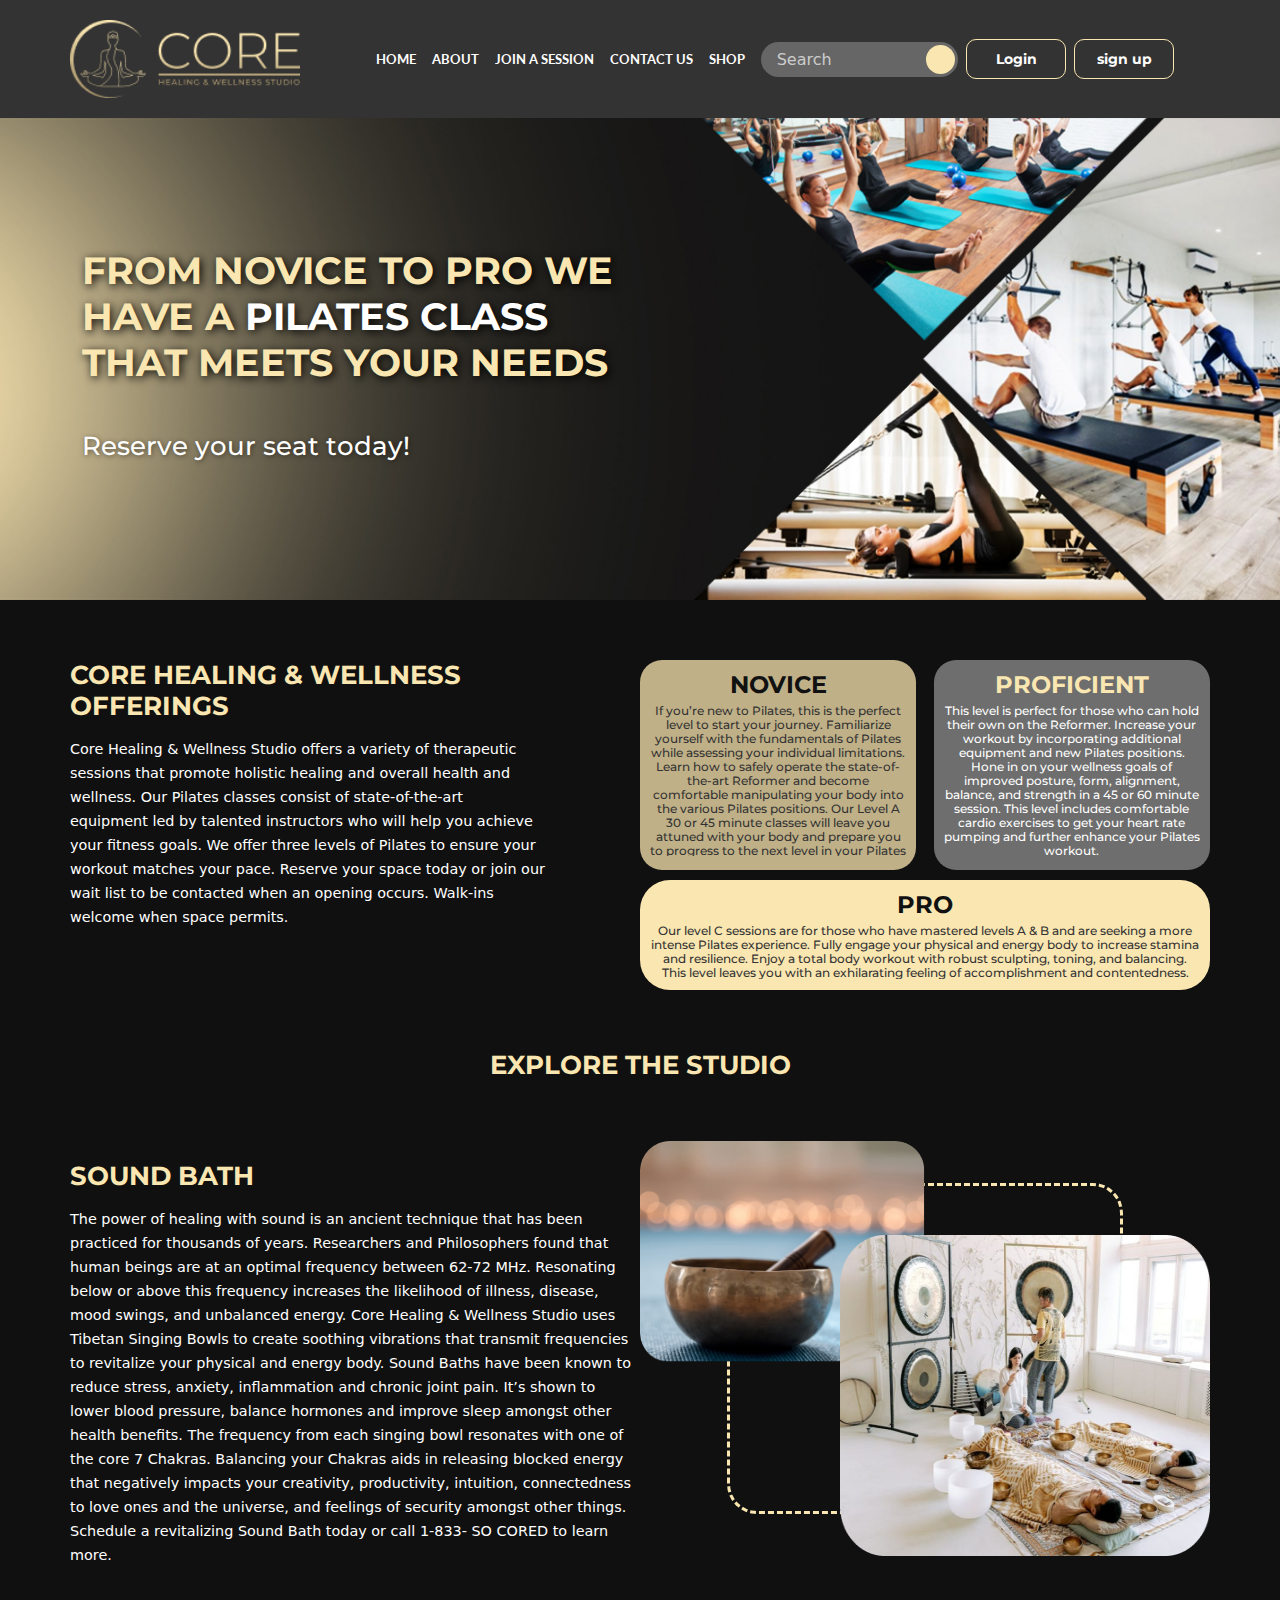
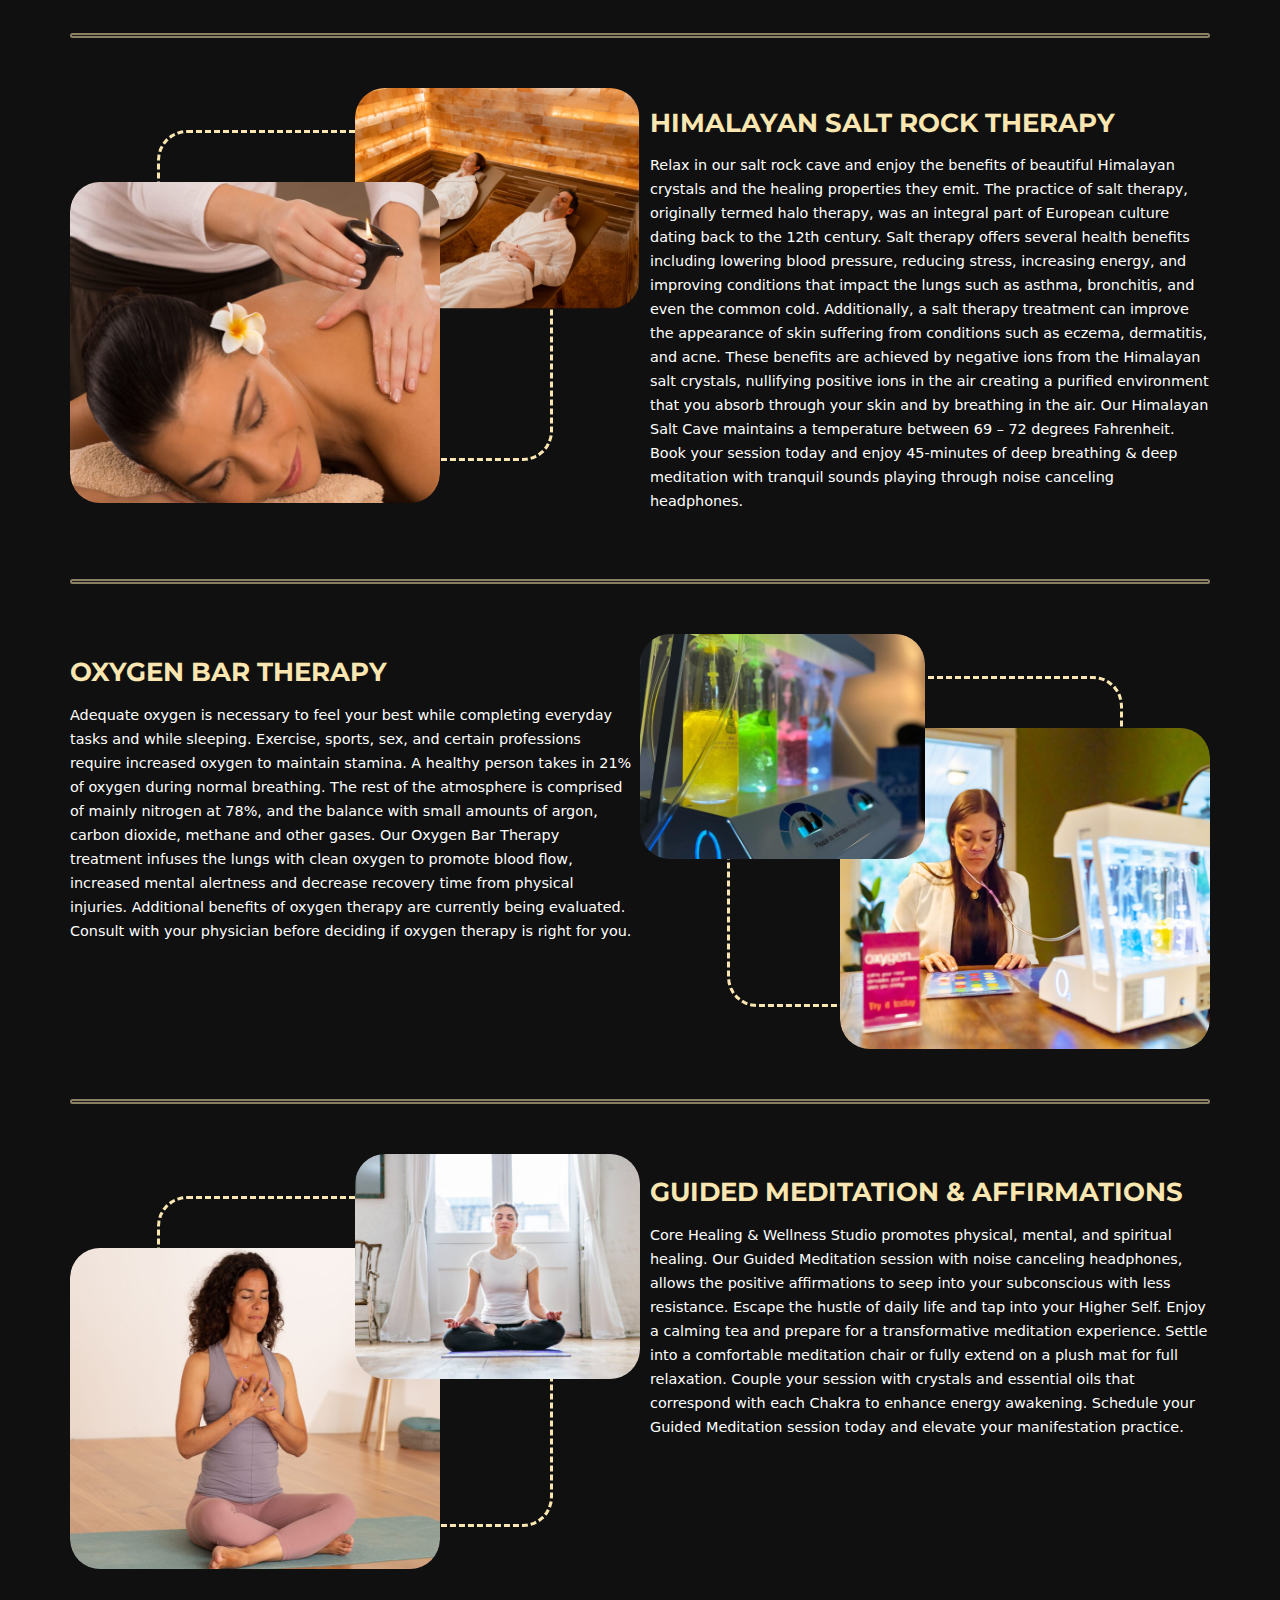
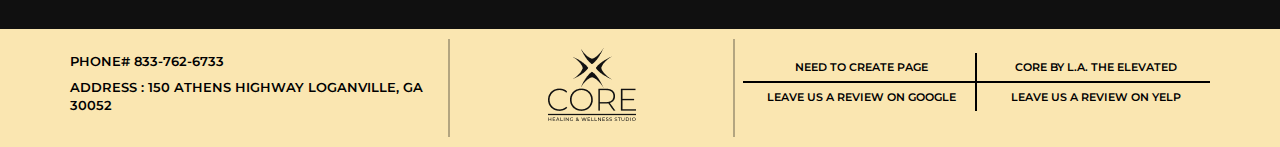
<file: index.html>
<!DOCTYPE html>
<html lang="en">
<head>
    <meta charset="UTF-8">
    <meta name="viewport" content="width=device-width, initial-scale=1.0">
    <title>yoga website</title>
    <link href="https://cdn.jsdelivr.net/npm/bootstrap@5.3.3/dist/css/bootstrap.min.css" rel="stylesheet" integrity="sha384-QWTKZyjpPEjISv5WaRU9OFeRpok6YctnYmDr5pNlyT2bRjXh0JMhjY6hW+ALEwIH" crossorigin="anonymous">
    <link rel="preconnect" href="https://fonts.googleapis.com">
    <link rel="preconnect" href="https://fonts.gstatic.com" crossorigin>
    <link href="https://fonts.googleapis.com/css2?family=Lato:ital,wght@0,100;0,300;0,400;0,700;0,900;1,100;1,300;1,400;1,700;1,900&display=swap" rel="stylesheet">
    <link rel="preconnect" href="https://fonts.googleapis.com">
<link rel="preconnect" href="https://fonts.gstatic.com" crossorigin>
<link href="https://fonts.googleapis.com/css2?family=Lato:ital,wght@0,100;0,300;0,400;0,700;0,900;1,100;1,300;1,400;1,700;1,900&family=Montserrat:ital,wght@0,100..900;1,100..900&display=swap" rel="stylesheet">
    <link rel="stylesheet" href="https://cdnjs.cloudflare.com/ajax/libs/font-awesome/6.6.0/css/all.min.css" integrity="sha512-Kc323vGBEqzTmouAECnVceyQqyqdsSiqLQISBL29aUW4U/M7pSPA/gEUZQqv1cwx4OnYxTxve5UMg5GT6L4JJg==" crossorigin="anonymous" referrerpolicy="no-referrer" />
    <link rel="stylesheet" href="style.css">
    <link rel="stylesheet" href="res.css">
</head>
<body>
        <div class="conatiner-fluid row-1">
            <div class="container">
                
                    <div class="row row-1-col-2">
                        <nav class="navbar navbar-expand-lg bg-body-tertiary">
                            <div class="container-fluid">
                              <a class="navbar-brand" href="index.html"><img src="images/Logo.png" class="logo-1" alt="logo"></a>
                              <button class="navbar-toggler" type="button" data-bs-toggle="collapse" data-bs-target="#navbarSupportedContent" aria-controls="navbarSupportedContent" aria-expanded="false" aria-label="Toggle navigation">
                                <i class="fa-solid my-icon fa-bars"></i>
                              </button>
                              <div class="collapse navbar-collapse" id="navbarSupportedContent">
                                <ul class="navbar-nav me-auto mb-2 mb-lg-0">
                                  <li class="nav-item">
                                    <a class="nav-link active" aria-current="page" href="index.html">HOME</a>
                                  </li>
                                  <li class="nav-item">
                                    <a class="nav-link active" aria-current="page" href="about.html">ABOUT</a>
                                  </li>
                                  <li class="nav-item">
                                    <a class="nav-link active" aria-current="page" href="join-a-session.html">JOIN A SESSION</a>
                                  </li>
                                  <li class="nav-item">
                                    <a class="nav-link active" aria-current="page" href="join-a-session.html">CONTACT US</a>
                                  </li>
                                  <li class="nav-item">
                                    <a class="nav-link active" aria-current="page" href="shop.html">SHOP</a>
                                  </li>
                                </ul>
                                <form class="d-flex" role="search">
                                  <input class="form-in" type="search" placeholder="Search" aria-label="Search">
                                  <button class="but" type="submit"><i class="fa-solid fa-magnifying-glass"></i></button>
                                </form>
                                <div class="for-wi"></div>
                                <a href="login.html" class="for-button-button sign sty none-mar">Login</a>
                                <a href="register.html"  class="for-button-button sign">sign up</a>
                               
                              </div>
                            </div>
                          </nav>
                          <a href="cart.html"  class="cart-icon"><i class="fa-solid fa-cart-shopping"></i></a>
                    </div>
            </div>
        </div>
        <div class="conatiner-fluid for-hooome row-2">
        <div class="conatiner-fluid foroo-dark">
            <div class="container">
              <div class="row">
                <div class="col-6 col-lg-6 col-md-6 col-sm-7 row-2-col">
                    <h1>From novice to pro
                        we have a <span>pilates class</span>
                        that meets your needs</h1>
                        <h2>Reserve your seat today!</h2>
                </div>
              </div>
            </div>
            </div>
        </div>

        <div class="conatiner-fluid row-3">
            <div class="container">
                  <div class="row row-3-row none-mar">
                    <div class="col-5 col-lg-5 col-md-12 col-sm-12 row-3-col-1">
                        <h3>Core Healing & Wellness
                            Offerings</h3>
                            <p>Core Healing & Wellness Studio offers a variety of therapeutic
                                sessions that promote holistic healing and overall health and
                                wellness. Our Pilates classes consist of state-of-the-art
                                equipment led by talented instructors who will help you
                                achieve your fitness goals. We offer three levels of Pilates to
                                ensure your workout matches your pace. Reserve your space
                                today or join our wait list to be contacted when an opening
                                occurs. Walk-ins welcome when space permits.     </p>
                    </div>
                    <div class="col-6 col-lg-6 col-md-12 col-sm-12  row-3-col-2">
                        <div class="col-6 row-3-col-2-col-1">
                            <h4>NOVICE</h4>
                            <p>If you’re new to Pilates, this is the perfect
                                level to start your journey. Familiarize
                                yourself with the fundamentals of Pilates
                                while assessing your individual limitations.
                                Learn how to safely operate the state-of-the-art
                                Reformer and become comfortable
                                manipulating your body into the various
                                Pilates positions. Our Level A 30 or 45
                                minute classes will leave you attuned with
                                your body and prepare you to progress to the
                                next level in your Pilates journey. </p>
                        </div>
                        <div class="col-6  row-3-col-2-col-2">
                            <h4>Proficient </h4>
                            <p>This level is perfect for those who can hold
                                their own on the Reformer. Increase your
                                workout by incorporating additional
                                equipment and new Pilates positions.
                                Hone in on your wellness goals of improved posture, form, alignment, balance, and
                                strength in a 45 or 60 minute session.
                                This level includes comfortable cardio
                                exercises to get your heart rate
                                pumping and further enhance
                                your Pilates workout. </p>
                        </div>
                        <div class="col-12 row-3-col-2-col-3">
                            <h4>PRO</h4>
                            <p>Our level C sessions are for those who have mastered levels A & B and are seeking a more intense
                                Pilates experience. Fully engage your physical and energy body to increase stamina and
                                resilience. Enjoy a total body workout with robust sculpting, toning, and balancing. This
                                level leaves you with an exhilarating feeling of accomplishment and contentedness.
                                </p>
                        </div>
                    
                    
                    </div>
                  </div>

                      <div class="row row-4 none-mar">
                        <h3 class="new-col">Explore the Studio</h3>
                      </div>
                
                    <div class="row row-3-row-2 none-mar">
                           <div class="col-6 col-lg-6 col-md-12 col-sm-12 row-3-col-1 row-3-row-2-col-1">
                            <h3>Sound Bath</h3>
                                <p>The power of healing with sound is an ancient technique that has been
                                    practiced for thousands of years. Researchers and Philosophers found that human beings are at an optimal frequency between 62-72 MHz.
                                    Resonating below or above this frequency increases the likelihood of
                                    illness, disease, mood swings, and unbalanced energy. Core Healing &
                                    Wellness Studio uses Tibetan Singing Bowls to create soothing vibrations
                                    that transmit frequencies to revitalize your physical and energy body.
                                    Sound Baths have been known to reduce stress, anxiety, inflammation
                                    and chronic joint pain. It’s shown to lower blood pressure, balance
                                    hormones and improve sleep amongst other health benefits. The
                                    frequency from each singing bowl resonates with one of the core 7
                                    Chakras. Balancing your Chakras aids in releasing blocked energy
                                    that negatively impacts your creativity, productivity, intuition,
                                    connectedness to love ones and the universe, and feelings of 
                                    security amongst other things. Schedule a revitalizing Sound Bath
                                    today or call 1-833- SO CORED to learn more.  
                                     </p>
                           </div>
                           <div class="col-6 col-lg-6 col-md-12 col-sm-12 row-3-row-2-col-2">
                                <div class="col-dash">
                                    <img class="col-dash-img-1" src="images/image 2.png" alt="masaj-img">
                                    <img class="col-dash-img-2" src="images/image.png" alt="masaj-img">
                                </div>
                           </div>
                    </div>

                  <div class="row for-border"></div>



                  <div class="row row-3-row-2 none-mar">

                    <div class="col-6 col-lg-6 col-md-12 col-sm-12 row-3-row-2-col-2">
                        <div class="col-dash">
                            <img class=" col-dash-img-1-copy" src="images/image-1.png" alt="masaj-img">
                            <img class="col-dash-img-2 col-dash-img-2-copy" src="images/image 3.png" alt="masaj-img">
                        </div>
                   </div>



                    <div class="col-6 col-lg-6 col-md-12 col-sm-12 row-3-col-1 row-3-row-2-col-1 row-3-row-2-col-1-copy">
                     <h3>Himalayan Salt Rock
                        Therapy</h3>
                         <p>Relax in our salt rock cave and enjoy the benefits of beautiful
                            Himalayan crystals and the healing properties they emit. The practice
                            of salt therapy, originally termed halo therapy, was an integral part of
                            European culture dating back to the 12th century. Salt therapy offers
                            several health benefits including lowering blood pressure, reducing
                            stress, increasing energy, and improving conditions that impact the
                            lungs such as asthma, bronchitis, and even the common cold.
                            Additionally, a salt therapy treatment can improve the appearance of
                            skin suffering from conditions such as eczema, dermatitis, and acne. These
                            benefits are achieved by negative ions from the Himalayan salt crystals,
                            nullifying positive ions in the air creating a purified environment that
                            you absorb through your skin and by breathing in the air. Our Himalayan
                            Salt Cave maintains a temperature between 69 – 72 degrees Fahrenheit.
                            Book your session today and enjoy 45-minutes of deep breathing & deep
                            meditation with tranquil sounds playing through noise
                            canceling headphones. 
                              </p>
                    </div>
                   
             </div>

           <div class="row for-border"></div>


           <div class="row row-3-row-2 none-mar">
            <div class="col-6 col-lg-6 col-md-12 col-sm-12 row-3-col-1 row-3-row-2-col-1 for-mar">
             <h3>Oxygen Bar Therapy</h3>
                 <p>Adequate oxygen is necessary to feel your best while completing
                    everyday tasks and while sleeping. Exercise, sports, sex, and certain
                    professions require increased oxygen to maintain stamina. A healthy
                    person takes in 21% of oxygen during normal breathing. The rest of
                    the atmosphere is comprised of mainly nitrogen at 78%, and the
                    balance with small amounts of argon, carbon dioxide, methane
                    and other gases. Our Oxygen Bar Therapy treatment infuses the
                    lungs with clean oxygen to promote blood flow, increased
                    mental alertness and decrease recovery time from physical
                    injuries. Additional benefits of oxygen therapy are currently being
                    evaluated. Consult with your physician before deciding if oxygen
                    therapy is right for you.   
                      </p>
            </div>
            <div class="col-6 col-lg-6 col-md-12 col-sm-12 row-3-row-2-col-2">
                 <div class="col-dash">
                     <img class="col-dash-img-1 col-dash-img-1-copy-2" src="images/image 7.png" alt="masaj-img">
                     <img class="col-dash-img-2 col-dash-img-2-copy-2" src="images/image 4.png" alt="masaj-img">
                 </div>
            </div>
     </div>

   <div class="row for-border"></div>


    <div class="row row-3-row-2 none-mar">

                    <div class="col-6 col-lg-6 col-md-12 col-sm-12 row-3-row-2-col-2">
                        <div class="col-dash">
                            <img class=" col-dash-img-1-copy col-dash-img-1-copy-2" src="images/image-3.png" alt="masaj-img">
                            <img class="col-dash-img-2 col-dash-img-2-copy col-dash-img-2-copy-2" src="images/image-2.png" alt="masaj-img">
                        </div>
                   </div>



                    <div class="col-6 col-lg-6 col-md-12 col-sm-12 row-3-col-1 row-3-row-2-col-1 row-3-row-2-col-1-copy for-mar">
                     <h3>Guided Meditation &
                        Affirmations</h3>
                         <p>Core Healing & Wellness Studio promotes physical, mental, and spiritual
                            healing. Our Guided Meditation session with noise canceling
                            headphones, allows the positive affirmations to seep into your
                            subconscious with less resistance. Escape the hustle of daily life and tap
                            into your Higher Self. Enjoy a calming tea and prepare for a
                            transformative meditation experience. Settle into a comfortable
                            meditation chair or fully extend on a plush mat for full relaxation.
                            Couple your session with crystals and essential oils that correspond
                            with each Chakra to enhance energy awakening. Schedule your Guided
                            Meditation session today and elevate your manifestation practice.
                             
                              </p>
                    </div>
                   
             </div>


            </div>
        </div>


      <div class="conatiner-fluid footer">
              <div class="container">
                <div class="row none-mar">
                <div class="col-4 col-lg-4 col-md-12 col-sm-12  footer-col-1">
                  <div class="inner-1">
                   <h4>Phone# 833-762-6733</h4>
                   <h4>Address : 150 Athens Highway Loganville, GA 30052</h4>
                  </div>
                </div>
                <div class="col-3 col-lg-3 col-md-12 col-sm-12 footer-col-2">
                  <div class="inner-col ">
                  <a href="index.html" class="footer-col-2-a-1"><img src="images/Vector-1.png" alt="footer-logo"></a>
                  <a href="index.html"  class="footer-col-2-a-2"><img src="images/Vector.png" alt="footer-logo"></a>
                </div>
                </div>
                  
                <div class="col-5 col-lg-5 col-md-12 col-sm-12 footer-col-3">
                          <div class="col-6  footer-col-3-col-1">
                            <h5 class="footer-col-3-col-1-h5"><span><i class="fa-brands fa-instagram"></i></span>Need to create page</h5>
                            <h5><span><i class="fa-solid fa-g"></i></span>LEAVE US A REVIEW on GOOGLe</h5>
                          </div>
                          <div class="col-6 footer-col-3-col-2">
                            <h5 class="footer-col-3-col-1-h5"><span><i class="fa-brands fa-youtube"></i></span>CORE BY L.a. THE ELEVATED</h5>
                            <h5><span><i class="fa-solid fa-clover"></i></span>LEAVE US A REVIEW on Yelp</h5>  
                          </div>

                </div>
            </div>
              </div>
      </div>


    <script src="https://cdn.jsdelivr.net/npm/bootstrap@5.3.3/dist/js/bootstrap.bundle.min.js" integrity="sha384-YvpcrYf0tY3lHB60NNkmXc5s9fDVZLESaAA55NDzOxhy9GkcIdslK1eN7N6jIeHz" crossorigin="anonymous"></script>
</body>
</html>
</file>
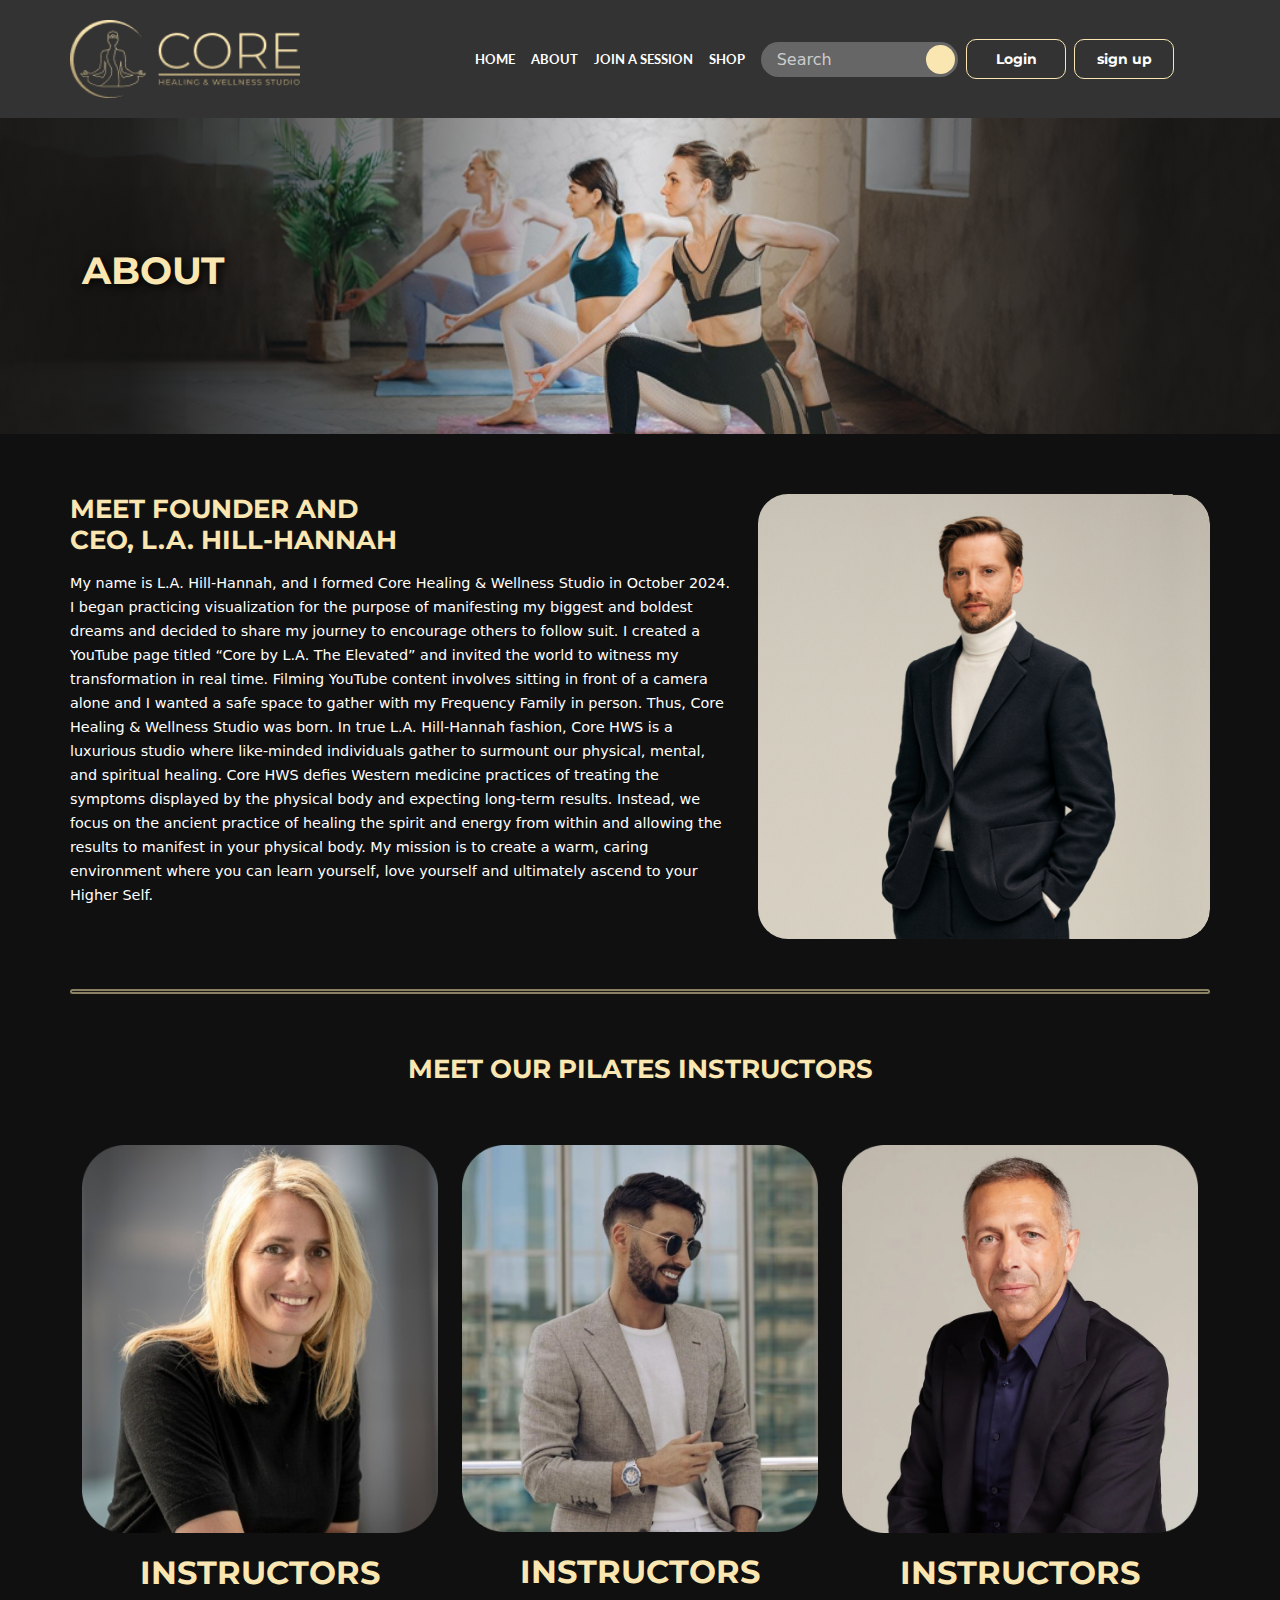
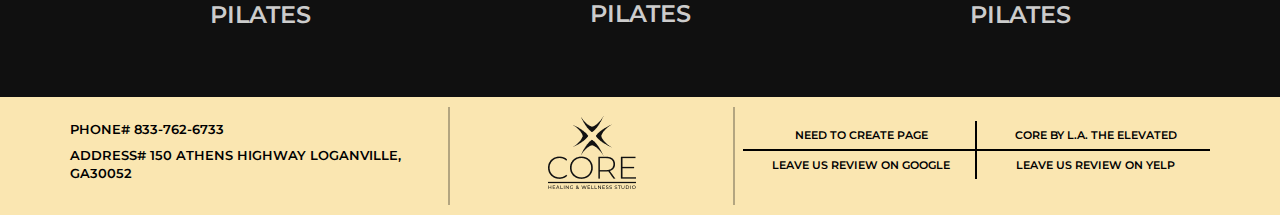
<file: about.html>
<!DOCTYPE html>
<html lang="en">
<head>
    <meta charset="UTF-8">
    <meta name="viewport" content="width=device-width, initial-scale=1.0">
    <title>yoga website</title>
    <link href="https://cdn.jsdelivr.net/npm/bootstrap@5.3.3/dist/css/bootstrap.min.css" rel="stylesheet" integrity="sha384-QWTKZyjpPEjISv5WaRU9OFeRpok6YctnYmDr5pNlyT2bRjXh0JMhjY6hW+ALEwIH" crossorigin="anonymous">
    <link rel="preconnect" href="https://fonts.googleapis.com">
    <link rel="preconnect" href="https://fonts.gstatic.com" crossorigin>
    <link href="https://fonts.googleapis.com/css2?family=Lato:ital,wght@0,100;0,300;0,400;0,700;0,900;1,100;1,300;1,400;1,700;1,900&display=swap" rel="stylesheet">
    <link rel="preconnect" href="https://fonts.googleapis.com">
<link rel="preconnect" href="https://fonts.gstatic.com" crossorigin>
<link href="https://fonts.googleapis.com/css2?family=Lato:ital,wght@0,100;0,300;0,400;0,700;0,900;1,100;1,300;1,400;1,700;1,900&family=Montserrat:ital,wght@0,100..900;1,100..900&display=swap" rel="stylesheet">
    <link rel="stylesheet" href="https://cdnjs.cloudflare.com/ajax/libs/font-awesome/6.6.0/css/all.min.css" integrity="sha512-Kc323vGBEqzTmouAECnVceyQqyqdsSiqLQISBL29aUW4U/M7pSPA/gEUZQqv1cwx4OnYxTxve5UMg5GT6L4JJg==" crossorigin="anonymous" referrerpolicy="no-referrer" />
    <link rel="stylesheet" href="style.css">
    <link rel="stylesheet" href="res.css">
</head>
<body>
        <div class="conatiner-fluid row-1">
            <div class="container">
                    <div class="row row-1-col-2">
                        <nav class="navbar navbar-expand-lg bg-body-tertiary">
                            <div class="container-fluid">
                              <a class="navbar-brand" href="index.html"><img class="logo-1" src="images/Logo.png" alt="logo"></a>
                              <button class="navbar-toggler" type="button" data-bs-toggle="collapse" data-bs-target="#navbarSupportedContent" aria-controls="navbarSupportedContent" aria-expanded="false" aria-label="Toggle navigation">
                                <i class="fa-solid my-icon fa-bars"></i>
                              </button>
                              <div class="collapse navbar-collapse" id="navbarSupportedContent">
                                <ul class="navbar-nav me-auto mb-2 mb-lg-0">
                                  <li class="nav-item">
                                    <a class="nav-link active" aria-current="page" href="index.html">HOME</a>
                                  </li>
                                  <li class="nav-item">
                                    <a class="nav-link active" aria-current="page" href="about.html">ABOUT</a>
                                  </li>
                                  <li class="nav-item">
                                    <a class="nav-link active" aria-current="page" href="join-a-session.html">JOIN A SESSION</a>
                                  </li>
                                  <li class="nav-item">
                                    <a class="nav-link active" aria-current="page" href="shop.html">SHOP</a>
                                  </li>
                                </ul>
                                <form class="d-flex" role="search">
                                  <input class="form-in" type="search" placeholder="Search" aria-label="Search">
                                  <button class="but" type="submit"><i class="fa-solid fa-magnifying-glass"></i></button>
                                </form>
                                <div class="for-wi"></div>
                <a href="login.html" class="for-button-button sign sty none-mar">Login</a>
                                <a href="register.html"  class="for-button-button sign">sign up</a>
                              </div>
                            </div>
                          </nav>
                          <a href="cart.html"  class="cart-icon"><i class="fa-solid fa-cart-shopping"></i></a>
                    </div>
            </div>
        </div>
        <div class="conatiner-fluid row-2 about-row-2">
            <div class="conatiner-fluid row-2 about-row-2-for-gra">
            <div class="container">
              <div class="row">
                <div class="col-6 col-lg-6 col-md-6 col-sm-7 row-2-col about-row-2-col">
                    <h1>ABOUT</h1>
                       
                </div>
              </div>
            </div>
        </div>
        </div>

        <div class="conatiner-fluid row-3">
            <div class="container">
                  <div class="row row-3-row">
                    <div class="col-7 col-lg-7 col-md-12 col-sm-12 row-3-col-1 about-row-3-col-1">
                        <h3>Meet Founder and
                            CEO, L.A. Hill-Hannah</h3>
                            <p>My name is L.A. Hill-Hannah, and I formed Core Healing & Wellness
                                Studio in October 2024. I began practicing visualization for the purpose
                                of manifesting my biggest and boldest dreams and decided to share
                                my journey to encourage others to follow suit. I created a YouTube page
                                titled “Core by L.A. The Elevated” and invited the world to witness my
                                transformation in real time. Filming YouTube content involves sitting in
                                front of a camera alone and I wanted a safe space to gather with my
                                Frequency Family in person. Thus, Core Healing & Wellness Studio was
                                born. In true L.A. Hill-Hannah fashion, Core HWS is a luxurious studio
                                where like-minded individuals gather to surmount our physical, mental,
                                and spiritual healing. Core HWS defies Western medicine practices of
                                treating the symptoms displayed by the physical body and expecting
                                long-term results. Instead, we focus on the ancient practice of healing
                                the spirit and energy from within and allowing the results to manifest
                                in your physical body. My mission is to create a warm, caring
                                environment where you can learn yourself, love yourself and ultimately
                                ascend to your Higher Self.  
                                </p>
                    </div>
                    <div class="col-5 col-lg-5 col-md-8 col-sm-10  row-3-col-2 about-row-3-col-2">
                        <img src="images/Mask group.png" alt="men-img">
                    
                    
                    </div>
                  </div>
                  <div class="row for-border"></div>
                      <div class="row row-4">
                        <h3 class="new-col about-new-col">Meet our Pilates Instructors</h3>
                      </div>
                

                      <div class="row about-row-5">
                        <div class="col-4 col-lg-4 col-md-8 col-sm-10 about-row-5-col">
                            <img src="images/About/image.png" alt="">
                            <h5>Instructors</h5>
                            <h6>PILATES</h6>
                        </div>
                        <div class="col-4 col-lg-4 col-md-8 col-sm-10 about-row-5-col">
                            <img src="images/Mask group-2.png" alt="">
                            <h5>Instructors</h5>
                            <h6>PILATES</h6>
                        </div>
                        <div class="col-4 col-lg-4 col-md-8 col-sm-10 about-row-5-col">
                            <img src="images/Mask group-1.png" alt="">
                            <h5>Instructors</h5>
                            <h6>PILATES</h6>
                        </div>
                      </div>








                   </div>
                   </div>


      <div class="conatiner-fluid footer">
              <div class="container">
                <div class="row none-mar">
                <div class="col-4 col-lg-4 col-md-12 col-sm-12  footer-col-1">
                  <div class="inner-1">
                   <h4>Phone# 833-762-6733</h4>
                   <h4>Address# 150 Athens Highway Loganville, GA30052</h4>
                  </div>
                </div>
                <div class="col-3 col-lg-3 col-md-12 col-sm-12 footer-col-2">
                  <div class="inner-col ">
                  <a href="index.html" class="footer-col-2-a-1"><img src="images/Vector-1.png" alt="footer-logo"></a>
                  <a href="index.html"  class="footer-col-2-a-2"><img src="images/Vector.png" alt="footer-logo"></a>
                </div>
                </div>
                  
                <div class="col-5 col-lg-5 col-md-12 col-sm-12 footer-col-3">
                          <div class="col-6  footer-col-3-col-1">
                            <h5 class="footer-col-3-col-1-h5"><span><i class="fa-brands fa-instagram"></i></span>Need to create page</h5>
                            <h5><span><i class="fa-solid fa-g"></i></span>LEAVE US REVIEW on GOOGLe</h5>
                          </div>
                          <div class="col-6 footer-col-3-col-2">
                            <h5 class="footer-col-3-col-1-h5"><span><i class="fa-brands fa-youtube"></i></span>CORE BY L.a. THE ELEVATED</h5>
                            <h5><span><i class="fa-solid fa-clover"></i></span>LEAVE US REVIEW on Yelp</h5>  
                          </div>

                </div>
            </div>
              </div>
      </div>


    <script src="https://cdn.jsdelivr.net/npm/bootstrap@5.3.3/dist/js/bootstrap.bundle.min.js" integrity="sha384-YvpcrYf0tY3lHB60NNkmXc5s9fDVZLESaAA55NDzOxhy9GkcIdslK1eN7N6jIeHz" crossorigin="anonymous"></script>
</body>
</html>
</file>
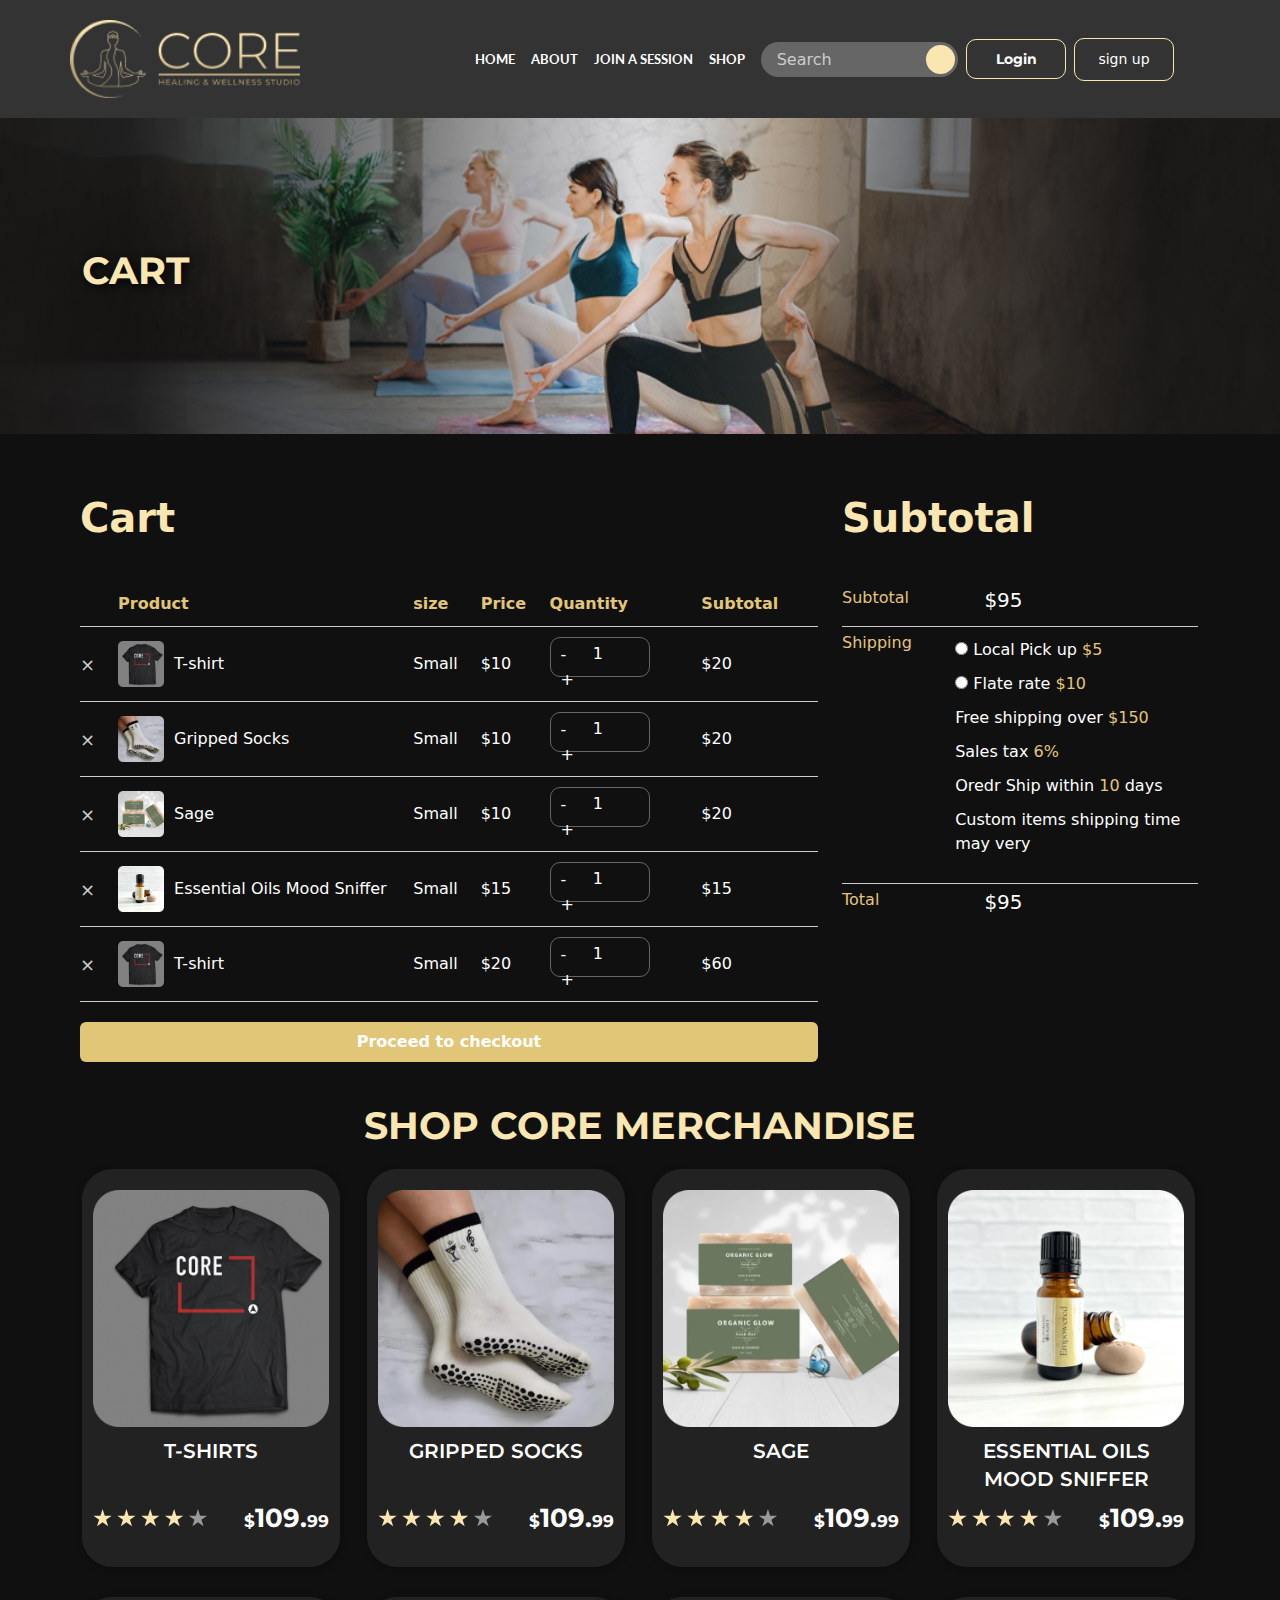
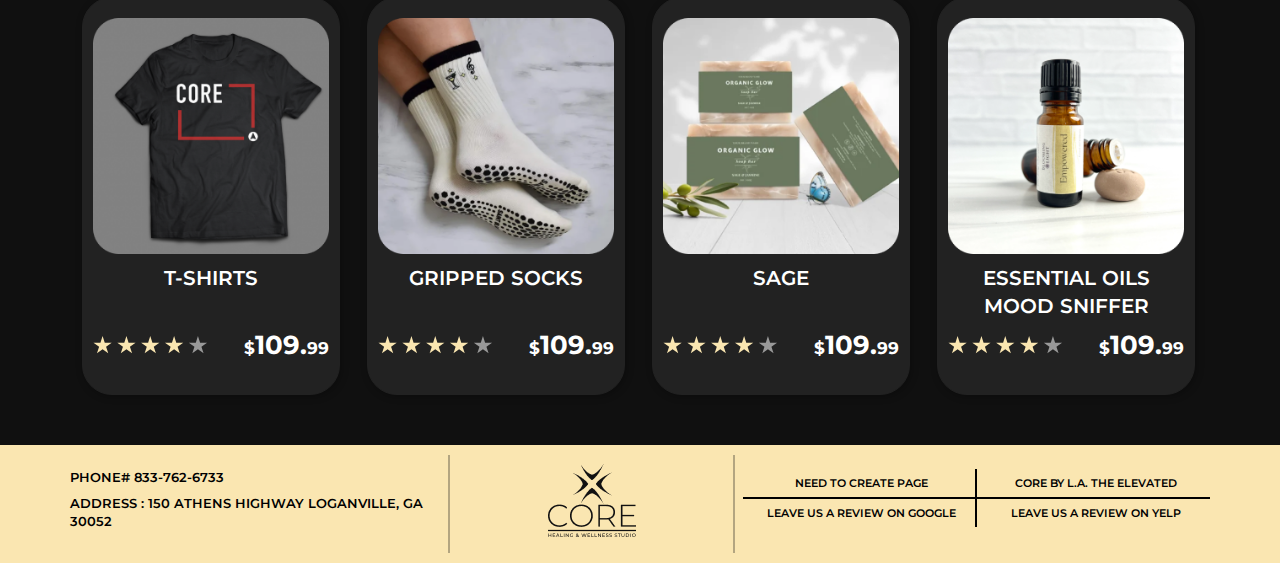
<file: cart.html>
<!DOCTYPE html>
<html lang="en">
<head>
    <meta charset="UTF-8">
    <meta name="viewport" content="width=device-width, initial-scale=1.0">
    <title>yoga website</title>
    <link href="https://cdn.jsdelivr.net/npm/bootstrap@5.3.3/dist/css/bootstrap.min.css" rel="stylesheet" integrity="sha384-QWTKZyjpPEjISv5WaRU9OFeRpok6YctnYmDr5pNlyT2bRjXh0JMhjY6hW+ALEwIH" crossorigin="anonymous">
    <link rel="preconnect" href="https://fonts.googleapis.com">
    <link rel="preconnect" href="https://fonts.gstatic.com" crossorigin>
    <link href="https://fonts.googleapis.com/css2?family=Lato:ital,wght@0,100;0,300;0,400;0,700;0,900;1,100;1,300;1,400;1,700;1,900&display=swap" rel="stylesheet">
    <link rel="preconnect" href="https://fonts.googleapis.com">
<link rel="preconnect" href="https://fonts.gstatic.com" crossorigin>
<link href="https://fonts.googleapis.com/css2?family=Lato:ital,wght@0,100;0,300;0,400;0,700;0,900;1,100;1,300;1,400;1,700;1,900&family=Montserrat:ital,wght@0,100..900;1,100..900&display=swap" rel="stylesheet">
    <link rel="stylesheet" href="https://cdnjs.cloudflare.com/ajax/libs/font-awesome/6.6.0/css/all.min.css" integrity="sha512-Kc323vGBEqzTmouAECnVceyQqyqdsSiqLQISBL29aUW4U/M7pSPA/gEUZQqv1cwx4OnYxTxve5UMg5GT6L4JJg==" crossorigin="anonymous" referrerpolicy="no-referrer" />
    <link rel="stylesheet" href="style.css">
    <link rel="stylesheet" href="res.css">
</head>
<body>
        <div class="conatiner-fluid row-1">
            <div class="container">
                    <div class="row row-1-col-2">
                        <nav class="navbar navbar-expand-lg bg-body-tertiary">
                            <div class="container-fluid">
                              <a class="navbar-brand" href="index.html"><img src="images/Logo.png" class="logo-1" alt="logo"></a>
                              <button class="navbar-toggler" type="button" data-bs-toggle="collapse" data-bs-target="#navbarSupportedContent" aria-controls="navbarSupportedContent" aria-expanded="false" aria-label="Toggle navigation">
                                <i class="fa-solid my-icon fa-bars"></i>
                              </button>
                              <div class="collapse navbar-collapse" id="navbarSupportedContent">
                                <ul class="navbar-nav me-auto mb-2 mb-lg-0">
                                    <li class="nav-item">
                                      <a class="nav-link active" aria-current="page" href="index.html">HOME</a>
                                    </li>
                                    <li class="nav-item">
                                      <a class="nav-link active" aria-current="page" href="about.html">ABOUT</a>
                                    </li>
                                    <li class="nav-item">
                                      <a class="nav-link active" aria-current="page" href="join-a-session.html">JOIN A SESSION</a>
                                    </li>
                                    <li class="nav-item">
                                      <a class="nav-link active" aria-current="page" href="shop.html">SHOP</a>
                                    </li>
                                  </ul>
                                <form class="d-flex" role="search">
                                  <input class="form-in" type="search" placeholder="Search" aria-label="Search">
                                  <button class="but" type="submit"><i class="fa-solid fa-magnifying-glass"></i></button>
                                </form>
                                <div class="for-wi"></div>
            <a href="login.html" class="for-button-button sign sty none-mar">Login</a>
                                <a href="register.html"  class="for-butto-button sign">sign up</a>
                              </div>
                            </div>
                          </nav>
                          <a href="cart.html"  class="cart-icon"><i class="fa-solid fa-cart-shopping"></i></a>
                    </div>
            </div>
        </div>
        <div class="conatiner-fluid row-2 about-row-2">
            <div class="conatiner-fluid row-2 about-row-2-for-gra">
            <div class="container">
              <div class="row">
                <div class="col-6 col-lg-6 col-md-6 col-sm-7 row-2-col about-row-2-col">
                    <h1>Cart</h1>
                       
                </div>
              </div>
            </div>
        </div>  
        </div>

        <div class="conatiner-fluid row-3 shop-row-3">
            <div class="container">

                <div class="row single-row-1">
                    <div class="col-8 col-lg-8 col-md-12 col-sm-12 cart-row-col table-responsive">
                    <h2>Cart</h2>
                        <table>
                            <thead>
                                <tr>
                                    <th></th>
                                    <th>Product</th>
                                    <th>size</th>
                                    <th>Price</th>
                                    <th>Quantity</th>
                                    <th>Subtotal</th>
                                </tr>
                            </thead>
                            <tbody>
                                <tr>
                                    <td><span class="remove-btn">&times;</span></td>
                                    <td class="product-name"><img class="t-img" src="images/Shop/image.png" alt="Product Image"><span class="product-name">T-shirt</span></td>
                                    <td>Small</td>
                                    <td>$10</td>
                                    <td><div class="quantity quantity-container">
                                        <button class="btn plus" onclick="decrement(this)">-</button>
                                        <input type="number" id="quantity" value="1" min="0">
                                        <button class="btn plus" onclick="increment(this)">+</button>
                                    </div></td>
                                    <td>$20</td>
                                </tr>
                                <tr>
                                    <td><span class="remove-btn">&times;</span></td>
                                    <td class="product-name"><img class="t-img" src="images/Shop/image-1.png" alt="Product Image"><span class="product-name">Gripped Socks</span></td>
                                    <td>Small</td>
                                    <td>$10</td>
                                    <td><div class="quantity quantity-container">
                                        <button class="btn plus" onclick="decrement(this)">-</button>
                                        <input type="number" id="quantity" value="1" min="0">
                                        <button class="btn plus" onclick="increment(this)">+</button>
                                    </div></td>
                                    <td>$20</td>
                                </tr>
                                <tr>
                                    <td><span class="remove-btn">&times;</span></td>
                                    <td class="product-name"><img class="t-img" src="images/Shop/image-2.png" alt="Product Image"><span class="product-name">Sage</span></td>
                                    <td>Small</td>
                                    <td>$10</td>
                                    <td><div class="quantity quantity-container">
                                        <button class="btn plus" onclick="decrement(this)">-</button>
                                        <input type="number" id="quantity" value="1" min="0">
                                        <button class="btn plus" onclick="increment(this)">+</button>
                                    </div></td>
                                    <td>$20</td>
                                </tr>
                                <tr>
                                    <td><span class="remove-btn">&times;</span></td>
                                    <td class="product-name"><img class="t-img" src="images/Shop/image-3.png" alt="Product Image"><span class="product-name">Essential Oils Mood Sniffer</span></td>
                                    <td>Small</td>
                                    <td>$15</td>
                                    <td><div class="quantity quantity-container">
                                        <button class="btn plus" onclick="decrement(this)">-</button>
                                        <input type="number" id="quantity" value="1" min="0">
                                        <button class="btn plus" onclick="increment(this)">+</button>
                                    </div></td>
                                    <td>$15</td>
                                </tr>
                                <tr>
                                    <td><span class="remove-btn">&times;</span></td>
                                    <td class="product-name"><img class="t-img" src="images/Shop/image.png" alt="Product Image"><span class="product-name">T-shirt</span></td>
                                    <td>Small</td>
                                    <td>$20</td>
                                    <td><div class="quantity quantity-container">
                                        <button class="btn plus" onclick="decrement(this)">-</button>
                                        <input type="number" id="quantity" value="1" min="0">
                                        <button class="btn plus" onclick="increment(this)">+</button>
                                    </div></td>
                                    <td>$60</td>
                                </tr>
                            </tbody>
                        </table>
                        <a href="checkout.html" type="submit" class="btn btn-primary proseed submit-but single-but update-car">Proceed to checkout</a>
                        <!-- <button type="submit" class="btn btn-primary submit-but single-but update-car ">Update cart</button> -->
                    </div>
                    

                    <div class="col-4 col-lg-4 col-md-12 col-sm-12 cart-row-col-2">
                        <h2>Subtotal</h2>
                        <div class="cart-row-col-2-col-1">
                            
                            <h6>Subtotal</h6>
                            <h5>$95</h5>
                        </div>
                        <div class="cart-row-col-2-col-1">
                            <h6>Shipping</h6>
                            <ul class="radio-list ">
                               
                                <li>
                                    <input type="radio" name="option" id="option2">
                                    <label for="option2">Local Pick up <span>$5</span></label>
                                </li>
                                <li>
                                    <input type="radio" name="option" id="option3">
                                    <label for="option3">Flate rate <span>$10</span></label>
                                </li>
                                <li>
                                    
                                  <label for="option1">Free shipping over <span>$150</span></label>
                                  
                              </li>
                              <li>
                                  
                                <label for="option1">Sales tax <span>6%</span></label>
                                
                            </li>
                           
                          <li>
                                  
                            <label for="option1">Oredr Ship within <span>10</span> days</label>
                            
                        </li>
                        <li>
                                  
                          <label for="option1">Custom items shipping time may very</label>
                          
                      </li>
                            </ul>
                   
                    
                        </div>
                        <div class="cart-row-col-2-col-1 no-bor">
                            <h6>Total</h6>
                            <h5>$95</h5>

                        </div>
                        <div class="cart-row-col-2-col-1  no-bor">
                        
                            
                        </div>
                    </div>
                </div>







                <div class="col-12 join-row-13 shop-row-13 single-join-row-5">
                  <h3><span>SHOP CORE MERCHANDISE</span></h3>
                </div>

                <div class="row shop-row-14">
                    <div class="col-3 col-lg-3 col-md-6 col-sm-12 shop-row-14-col">
                        <a href="single-product.html">
                          <div class="col-12 shop-row-14-col-col">
                                  <img src="images/Shop/image.png" alt="product">
                                  <h3>T-SHIRTS</h3>
                                  <svg class="svg-position" xmlns="http://www.w3.org/2000/svg" width="115" height="20" viewBox="0 0 115 20" fill="none">
                                      <path d="M9.59605 0L11.7505 6.63071H18.7224L13.082 10.7287L15.2365 17.3594L9.59605 13.2614L3.95563 17.3594L6.11008 10.7287L0.469664 6.63071H7.4416L9.59605 0Z" fill="#FAE6B1"/>
                                      <path d="M33.4339 0L35.5884 6.63071H42.5603L36.9199 10.7287L39.0744 17.3594L33.4339 13.2614L27.7935 17.3594L29.948 10.7287L24.3076 6.63071H31.2795L33.4339 0Z" fill="#FAE6B1"/>
                                      <path d="M57.269 0.000244141L59.4234 6.63095H66.3953L60.7549 10.729L62.9094 17.3597L57.269 13.2617L51.6285 17.3597L53.783 10.729L48.1426 6.63095H55.1145L57.269 0.000244141Z" fill="#FAE6B1"/>
                                      <path d="M81.1068 0L83.2612 6.63071H90.2332L84.5928 10.7287L86.7472 17.3594L81.1068 13.2614L75.4664 17.3594L77.6208 10.7287L71.9804 6.63071H78.9523L81.1068 0Z" fill="#FAE6B1"/>
                                      <path d="M104.944 0L107.098 6.63071H114.07L108.43 10.7287L110.584 17.3594L104.944 13.2614L99.3032 17.3594L101.458 10.7287L95.8172 6.63071H102.789L104.944 0Z" fill="#999999"/>
                                    </svg>
  
                                    <h4><span>$</span>109.<span>99</span></h4>
                                  </div></a>
                          </div>
                      <div class="col-3 col-lg-3 col-md-6 col-sm-12 shop-row-14-col">
                        <a href="single-product.html">
                          <div class="col-12 shop-row-14-col-col">
                                  <img src="images/Shop/image-1.png" alt="product">
                                  <h3>Gripped Socks</h3>
                                  <svg class="svg-position" xmlns="http://www.w3.org/2000/svg" width="115" height="20" viewBox="0 0 115 20" fill="none">
                                      <path d="M9.59605 0L11.7505 6.63071H18.7224L13.082 10.7287L15.2365 17.3594L9.59605 13.2614L3.95563 17.3594L6.11008 10.7287L0.469664 6.63071H7.4416L9.59605 0Z" fill="#FAE6B1"/>
                                      <path d="M33.4339 0L35.5884 6.63071H42.5603L36.9199 10.7287L39.0744 17.3594L33.4339 13.2614L27.7935 17.3594L29.948 10.7287L24.3076 6.63071H31.2795L33.4339 0Z" fill="#FAE6B1"/>
                                      <path d="M57.269 0.000244141L59.4234 6.63095H66.3953L60.7549 10.729L62.9094 17.3597L57.269 13.2617L51.6285 17.3597L53.783 10.729L48.1426 6.63095H55.1145L57.269 0.000244141Z" fill="#FAE6B1"/>
                                      <path d="M81.1068 0L83.2612 6.63071H90.2332L84.5928 10.7287L86.7472 17.3594L81.1068 13.2614L75.4664 17.3594L77.6208 10.7287L71.9804 6.63071H78.9523L81.1068 0Z" fill="#FAE6B1"/>
                                      <path d="M104.944 0L107.098 6.63071H114.07L108.43 10.7287L110.584 17.3594L104.944 13.2614L99.3032 17.3594L101.458 10.7287L95.8172 6.63071H102.789L104.944 0Z" fill="#999999"/>
                                    </svg>
  
                                    <h4><span>$</span>109.<span>99</span></h4>
                          </div>
                        </a>
                      </div>
  <div class="col-3 col-lg-3 col-md-6 col-sm-12 shop-row-14-col">
                        <a href="single-product.html">
                          <div class="col-12 shop-row-14-col-col">
                                  <img src="images/Shop/image-2.png" alt="product">
                                  <h3>SAGE</h3>
                                  <svg class="svg-position" xmlns="http://www.w3.org/2000/svg" width="115" height="20" viewBox="0 0 115 20" fill="none">
                                      <path d="M9.59605 0L11.7505 6.63071H18.7224L13.082 10.7287L15.2365 17.3594L9.59605 13.2614L3.95563 17.3594L6.11008 10.7287L0.469664 6.63071H7.4416L9.59605 0Z" fill="#FAE6B1"/>
                                      <path d="M33.4339 0L35.5884 6.63071H42.5603L36.9199 10.7287L39.0744 17.3594L33.4339 13.2614L27.7935 17.3594L29.948 10.7287L24.3076 6.63071H31.2795L33.4339 0Z" fill="#FAE6B1"/>
                                      <path d="M57.269 0.000244141L59.4234 6.63095H66.3953L60.7549 10.729L62.9094 17.3597L57.269 13.2617L51.6285 17.3597L53.783 10.729L48.1426 6.63095H55.1145L57.269 0.000244141Z" fill="#FAE6B1"/>
                                      <path d="M81.1068 0L83.2612 6.63071H90.2332L84.5928 10.7287L86.7472 17.3594L81.1068 13.2614L75.4664 17.3594L77.6208 10.7287L71.9804 6.63071H78.9523L81.1068 0Z" fill="#FAE6B1"/>
                                      <path d="M104.944 0L107.098 6.63071H114.07L108.43 10.7287L110.584 17.3594L104.944 13.2614L99.3032 17.3594L101.458 10.7287L95.8172 6.63071H102.789L104.944 0Z" fill="#999999"/>
                                    </svg>
  
                                    <h4><span>$</span>109.<span>99</span></h4>
                          </div>
                        </a>
                      </div>
                    
                      <div class="col-3 col-lg-3 col-md-6 col-sm-12 shop-row-14-col">
                        <a href="single-product.html">
                          <div class="col-12 shop-row-14-col-col">
                                  <img src="images/Shop/image-3.png" alt="product">
                                  <h3>Essential Oils
                                      Mood Sniffer</h3>
                                  <svg class="svg-position" xmlns="http://www.w3.org/2000/svg" width="115" height="20" viewBox="0 0 115 20" fill="none">
                                      <path d="M9.59605 0L11.7505 6.63071H18.7224L13.082 10.7287L15.2365 17.3594L9.59605 13.2614L3.95563 17.3594L6.11008 10.7287L0.469664 6.63071H7.4416L9.59605 0Z" fill="#FAE6B1"/>
                                      <path d="M33.4339 0L35.5884 6.63071H42.5603L36.9199 10.7287L39.0744 17.3594L33.4339 13.2614L27.7935 17.3594L29.948 10.7287L24.3076 6.63071H31.2795L33.4339 0Z" fill="#FAE6B1"/>
                                      <path d="M57.269 0.000244141L59.4234 6.63095H66.3953L60.7549 10.729L62.9094 17.3597L57.269 13.2617L51.6285 17.3597L53.783 10.729L48.1426 6.63095H55.1145L57.269 0.000244141Z" fill="#FAE6B1"/>
                                      <path d="M81.1068 0L83.2612 6.63071H90.2332L84.5928 10.7287L86.7472 17.3594L81.1068 13.2614L75.4664 17.3594L77.6208 10.7287L71.9804 6.63071H78.9523L81.1068 0Z" fill="#FAE6B1"/>
                                      <path d="M104.944 0L107.098 6.63071H114.07L108.43 10.7287L110.584 17.3594L104.944 13.2614L99.3032 17.3594L101.458 10.7287L95.8172 6.63071H102.789L104.944 0Z" fill="#999999"/>
                                    </svg>
  
                                    <h4><span>$</span>109.<span>99</span></h4>
                          </div>
                        </a>
                      </div>
                      <div class="col-3 col-lg-3 col-md-6 col-sm-12 shop-row-14-col">
                        <a href="single-product.html">
                          <div class="col-12 shop-row-14-col-col">
                                  <img src="images/Shop/image.png" alt="product">
                                  <h3>T-SHIRTS</h3>
                                  <svg class="svg-position" xmlns="http://www.w3.org/2000/svg" width="115" height="20" viewBox="0 0 115 20" fill="none">
                                      <path d="M9.59605 0L11.7505 6.63071H18.7224L13.082 10.7287L15.2365 17.3594L9.59605 13.2614L3.95563 17.3594L6.11008 10.7287L0.469664 6.63071H7.4416L9.59605 0Z" fill="#FAE6B1"/>
                                      <path d="M33.4339 0L35.5884 6.63071H42.5603L36.9199 10.7287L39.0744 17.3594L33.4339 13.2614L27.7935 17.3594L29.948 10.7287L24.3076 6.63071H31.2795L33.4339 0Z" fill="#FAE6B1"/>
                                      <path d="M57.269 0.000244141L59.4234 6.63095H66.3953L60.7549 10.729L62.9094 17.3597L57.269 13.2617L51.6285 17.3597L53.783 10.729L48.1426 6.63095H55.1145L57.269 0.000244141Z" fill="#FAE6B1"/>
                                      <path d="M81.1068 0L83.2612 6.63071H90.2332L84.5928 10.7287L86.7472 17.3594L81.1068 13.2614L75.4664 17.3594L77.6208 10.7287L71.9804 6.63071H78.9523L81.1068 0Z" fill="#FAE6B1"/>
                                      <path d="M104.944 0L107.098 6.63071H114.07L108.43 10.7287L110.584 17.3594L104.944 13.2614L99.3032 17.3594L101.458 10.7287L95.8172 6.63071H102.789L104.944 0Z" fill="#999999"/>
                                    </svg>
  
                                    <h4><span>$</span>109.<span>99</span></h4>
                                  </div></a>
                          </div>
                      <div class="col-3 col-lg-3 col-md-6 col-sm-12 shop-row-14-col">
                        <a href="single-product.html">
                          <div class="col-12 shop-row-14-col-col">
                                  <img src="images/Shop/image-1.png" alt="product">
                                  <h3>Gripped Socks</h3>
                                  <svg class="svg-position" xmlns="http://www.w3.org/2000/svg" width="115" height="20" viewBox="0 0 115 20" fill="none">
                                      <path d="M9.59605 0L11.7505 6.63071H18.7224L13.082 10.7287L15.2365 17.3594L9.59605 13.2614L3.95563 17.3594L6.11008 10.7287L0.469664 6.63071H7.4416L9.59605 0Z" fill="#FAE6B1"/>
                                      <path d="M33.4339 0L35.5884 6.63071H42.5603L36.9199 10.7287L39.0744 17.3594L33.4339 13.2614L27.7935 17.3594L29.948 10.7287L24.3076 6.63071H31.2795L33.4339 0Z" fill="#FAE6B1"/>
                                      <path d="M57.269 0.000244141L59.4234 6.63095H66.3953L60.7549 10.729L62.9094 17.3597L57.269 13.2617L51.6285 17.3597L53.783 10.729L48.1426 6.63095H55.1145L57.269 0.000244141Z" fill="#FAE6B1"/>
                                      <path d="M81.1068 0L83.2612 6.63071H90.2332L84.5928 10.7287L86.7472 17.3594L81.1068 13.2614L75.4664 17.3594L77.6208 10.7287L71.9804 6.63071H78.9523L81.1068 0Z" fill="#FAE6B1"/>
                                      <path d="M104.944 0L107.098 6.63071H114.07L108.43 10.7287L110.584 17.3594L104.944 13.2614L99.3032 17.3594L101.458 10.7287L95.8172 6.63071H102.789L104.944 0Z" fill="#999999"/>
                                    </svg>
  
                                    <h4><span>$</span>109.<span>99</span></h4>
                          </div>
                        </a>
                      </div>
  <div class="col-3 col-lg-3 col-md-6 col-sm-12 shop-row-14-col">
                        <a href="single-product.html">
                          <div class="col-12 shop-row-14-col-col">
                                  <img src="images/Shop/image-2.png" alt="product">
                                  <h3>SAGE</h3>
                                  <svg class="svg-position" xmlns="http://www.w3.org/2000/svg" width="115" height="20" viewBox="0 0 115 20" fill="none">
                                      <path d="M9.59605 0L11.7505 6.63071H18.7224L13.082 10.7287L15.2365 17.3594L9.59605 13.2614L3.95563 17.3594L6.11008 10.7287L0.469664 6.63071H7.4416L9.59605 0Z" fill="#FAE6B1"/>
                                      <path d="M33.4339 0L35.5884 6.63071H42.5603L36.9199 10.7287L39.0744 17.3594L33.4339 13.2614L27.7935 17.3594L29.948 10.7287L24.3076 6.63071H31.2795L33.4339 0Z" fill="#FAE6B1"/>
                                      <path d="M57.269 0.000244141L59.4234 6.63095H66.3953L60.7549 10.729L62.9094 17.3597L57.269 13.2617L51.6285 17.3597L53.783 10.729L48.1426 6.63095H55.1145L57.269 0.000244141Z" fill="#FAE6B1"/>
                                      <path d="M81.1068 0L83.2612 6.63071H90.2332L84.5928 10.7287L86.7472 17.3594L81.1068 13.2614L75.4664 17.3594L77.6208 10.7287L71.9804 6.63071H78.9523L81.1068 0Z" fill="#FAE6B1"/>
                                      <path d="M104.944 0L107.098 6.63071H114.07L108.43 10.7287L110.584 17.3594L104.944 13.2614L99.3032 17.3594L101.458 10.7287L95.8172 6.63071H102.789L104.944 0Z" fill="#999999"/>
                                    </svg>
  
                                    <h4><span>$</span>109.<span>99</span></h4>
                          </div>
                        </a>
                      </div>
                    
                      <div class="col-3 col-lg-3 col-md-6 col-sm-12 shop-row-14-col">
                        <a href="single-product.html">
                          <div class="col-12 shop-row-14-col-col">
                                  <img src="images/Shop/image-3.png" alt="product">
                                  <h3>Essential Oils
                                      Mood Sniffer</h3>
                                  <svg class="svg-position" xmlns="http://www.w3.org/2000/svg" width="115" height="20" viewBox="0 0 115 20" fill="none">
                                      <path d="M9.59605 0L11.7505 6.63071H18.7224L13.082 10.7287L15.2365 17.3594L9.59605 13.2614L3.95563 17.3594L6.11008 10.7287L0.469664 6.63071H7.4416L9.59605 0Z" fill="#FAE6B1"/>
                                      <path d="M33.4339 0L35.5884 6.63071H42.5603L36.9199 10.7287L39.0744 17.3594L33.4339 13.2614L27.7935 17.3594L29.948 10.7287L24.3076 6.63071H31.2795L33.4339 0Z" fill="#FAE6B1"/>
                                      <path d="M57.269 0.000244141L59.4234 6.63095H66.3953L60.7549 10.729L62.9094 17.3597L57.269 13.2617L51.6285 17.3597L53.783 10.729L48.1426 6.63095H55.1145L57.269 0.000244141Z" fill="#FAE6B1"/>
                                      <path d="M81.1068 0L83.2612 6.63071H90.2332L84.5928 10.7287L86.7472 17.3594L81.1068 13.2614L75.4664 17.3594L77.6208 10.7287L71.9804 6.63071H78.9523L81.1068 0Z" fill="#FAE6B1"/>
                                      <path d="M104.944 0L107.098 6.63071H114.07L108.43 10.7287L110.584 17.3594L104.944 13.2614L99.3032 17.3594L101.458 10.7287L95.8172 6.63071H102.789L104.944 0Z" fill="#999999"/>
                                    </svg>
  
                                    <h4><span>$</span>109.<span>99</span></h4>
                          </div>
                        </a>
                      </div>
                </div>
    </div>
</div>

   <div class="conatiner-fluid footer">
              <div class="container">
                <div class="row none-mar">
                <div class="col-4 col-lg-4 col-md-12 col-sm-12  footer-col-1">
                  <div class="inner-1">
                   <h4>Phone# 833-762-6733</h4>
                   <h4>Address : 150 Athens Highway Loganville, GA 30052</h4>
                  </div>
                </div>
                <div class="col-3 col-lg-3 col-md-12 col-sm-12 footer-col-2">
                  <div class="inner-col ">
                  <a href="index.html" class="footer-col-2-a-1"><img src="images/Vector-1.png" alt="footer-logo"></a>
                  <a href="index.html"  class="footer-col-2-a-2"><img src="images/Vector.png" alt="footer-logo"></a>
                </div>
                </div>
                  
                <div class="col-5 col-lg-5 col-md-12 col-sm-12 footer-col-3">
                          <div class="col-6  footer-col-3-col-1">
                            <h5 class="footer-col-3-col-1-h5"><span><i class="fa-brands fa-instagram"></i></span>Need to create page</h5>
                            <h5><span><i class="fa-solid fa-g"></i></span>LEAVE US A REVIEW on GOOGLe</h5>
                          </div>
                          <div class="col-6 footer-col-3-col-2">
                            <h5 class="footer-col-3-col-1-h5"><span><i class="fa-brands fa-youtube"></i></span>CORE BY L.a. THE ELEVATED</h5>
                            <h5><span><i class="fa-solid fa-clover"></i></span>LEAVE US A REVIEW on Yelp</h5>  
                          </div>

                </div>
            </div>
              </div>
      </div>
      <script>
        // function increment() {
        //     let input = document.getElementById('quantity');
        //     input.value = parseInt(input.value) + 1;
        // }

        // function decrement() {
        //     let input = document.getElementById('quantity');
        //     if (input.value > 0) {
        //         input.value = parseInt(input.value) - 1;
        //     }
        // }
       
        function increment(button) {
            let input = button.previousElementSibling;
            input.value = parseInt(input.value) + 1;
        }

        function decrement(button) {
            let input = button.nextElementSibling;
            if (parseInt(input.value) > 0) {
                input.value = parseInt(input.value) - 1;
            }
        }
   
    </script>
    <script src="https://cdn.jsdelivr.net/npm/bootstrap@5.3.3/dist/js/bootstrap.bundle.min.js" integrity="sha384-YvpcrYf0tY3lHB60NNkmXc5s9fDVZLESaAA55NDzOxhy9GkcIdslK1eN7N6jIeHz" crossorigin="anonymous"></script>
  
</body>
</html>
</file>
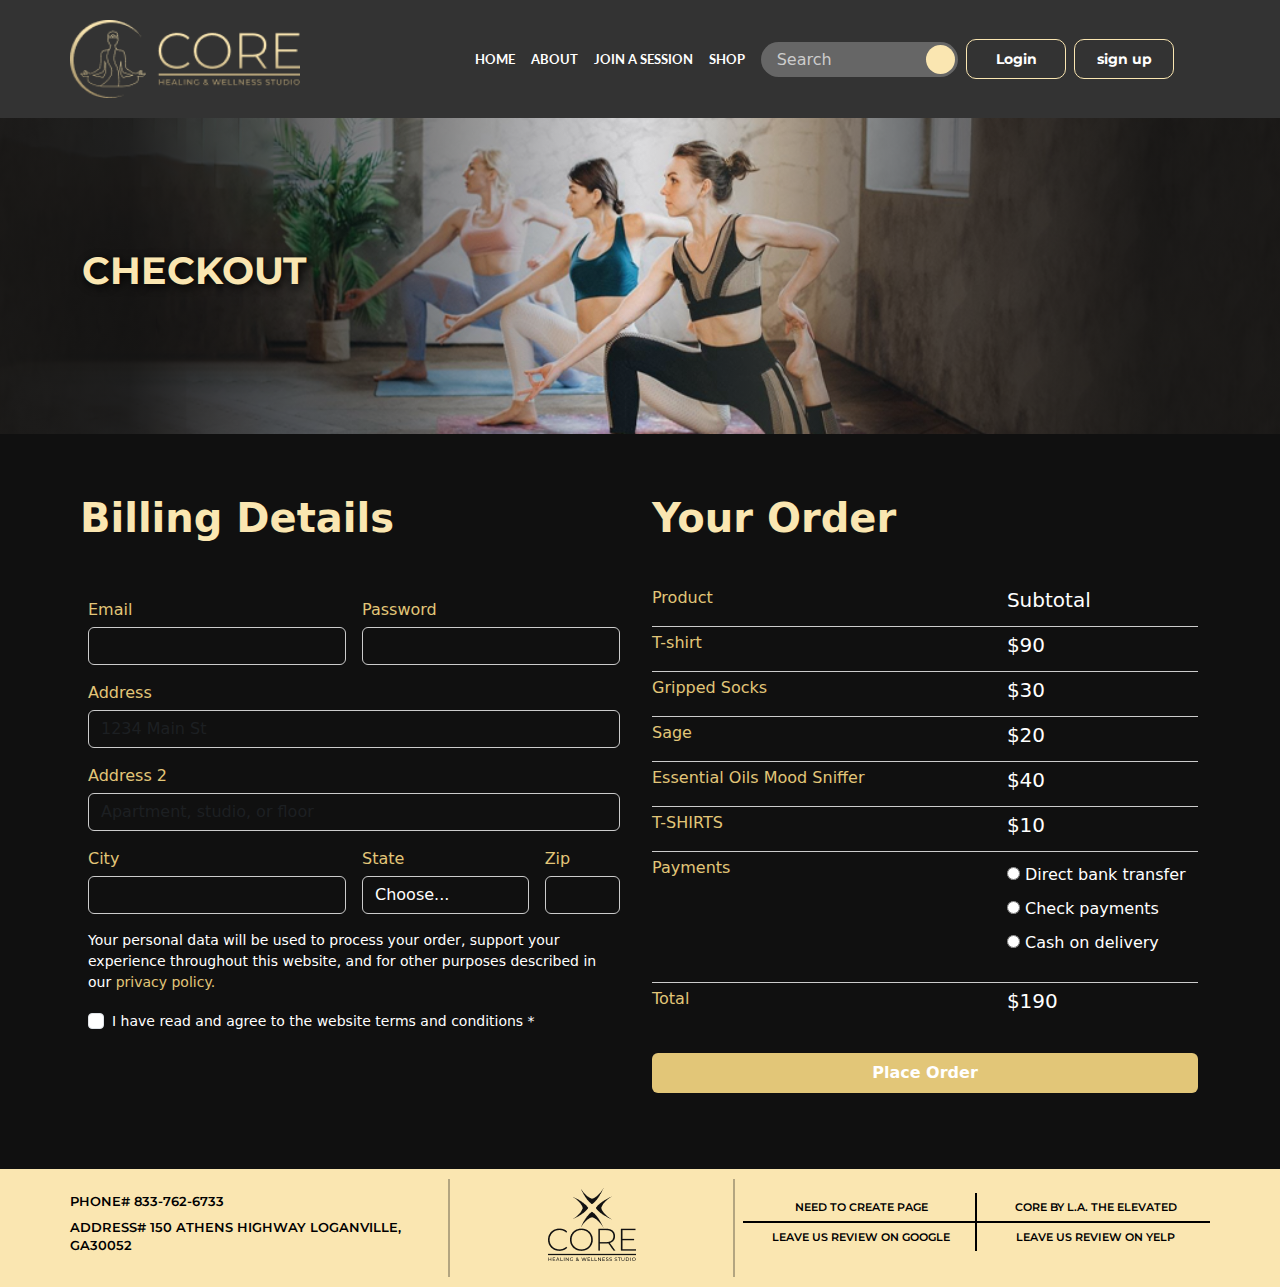
<file: checkout.html>
<!DOCTYPE html>
<html lang="en">
<head>
    <meta charset="UTF-8">
    <meta name="viewport" content="width=device-width, initial-scale=1.0">
    <title>yoga website</title>
    <link href="https://cdn.jsdelivr.net/npm/bootstrap@5.3.3/dist/css/bootstrap.min.css" rel="stylesheet" integrity="sha384-QWTKZyjpPEjISv5WaRU9OFeRpok6YctnYmDr5pNlyT2bRjXh0JMhjY6hW+ALEwIH" crossorigin="anonymous">
    <link rel="preconnect" href="https://fonts.googleapis.com">
    <link rel="preconnect" href="https://fonts.gstatic.com" crossorigin>
    <link href="https://fonts.googleapis.com/css2?family=Lato:ital,wght@0,100;0,300;0,400;0,700;0,900;1,100;1,300;1,400;1,700;1,900&display=swap" rel="stylesheet">
    <link rel="preconnect" href="https://fonts.googleapis.com">
<link rel="preconnect" href="https://fonts.gstatic.com" crossorigin>
<link href="https://fonts.googleapis.com/css2?family=Lato:ital,wght@0,100;0,300;0,400;0,700;0,900;1,100;1,300;1,400;1,700;1,900&family=Montserrat:ital,wght@0,100..900;1,100..900&display=swap" rel="stylesheet">
    <link rel="stylesheet" href="https://cdnjs.cloudflare.com/ajax/libs/font-awesome/6.6.0/css/all.min.css" integrity="sha512-Kc323vGBEqzTmouAECnVceyQqyqdsSiqLQISBL29aUW4U/M7pSPA/gEUZQqv1cwx4OnYxTxve5UMg5GT6L4JJg==" crossorigin="anonymous" referrerpolicy="no-referrer" />
    <link rel="stylesheet" href="style.css">
    <link rel="stylesheet" href="res.css">
</head>
<body>
        <div class="conatiner-fluid row-1">
            <div class="container">
                    <div class="row row-1-col-2">
                        <nav class="navbar navbar-expand-lg bg-body-tertiary">
                            <div class="container-fluid">
                              <a class="navbar-brand" href="index.html"><img class="logo-1" src="images/Logo.png" alt="logo"></a>
                              <button class="navbar-toggler" type="button" data-bs-toggle="collapse" data-bs-target="#navbarSupportedContent" aria-controls="navbarSupportedContent" aria-expanded="false" aria-label="Toggle navigation">
                                <i class="fa-solid my-icon fa-bars"></i>
                              </button>
                              <div class="collapse navbar-collapse" id="navbarSupportedContent">
                                <ul class="navbar-nav me-auto mb-2 mb-lg-0">
                                    <li class="nav-item">
                                      <a class="nav-link active" aria-current="page" href="index.html">HOME</a>
                                    </li>
                                    <li class="nav-item">
                                      <a class="nav-link active" aria-current="page" href="about.html">ABOUT</a>
                                    </li>
                                    <li class="nav-item">
                                      <a class="nav-link active" aria-current="page" href="join-a-session.html">JOIN A SESSION</a>
                                    </li>
                                    <li class="nav-item">
                                      <a class="nav-link active" aria-current="page" href="shop.html">SHOP</a>
                                    </li>
                                  </ul>
                                <form class="d-flex" role="search">
                                  <input class="form-in" type="search" placeholder="Search" aria-label="Search">
                                  <button class="but" type="submit"><i class="fa-solid fa-magnifying-glass"></i></button>
                                </form>
                                <div class="for-wi"></div>
             <a href="login.html" class="for-button-button sign sty none-mar">Login</a>
                                <a href="register.html"  class="for-button-button sign">sign up</a>
                              </div>
                            </div>
                          </nav>
                          <a href="cart.html"  class="cart-icon"><i class="fa-solid fa-cart-shopping"></i></a>
                    </div>
            </div>
        </div>
        <div class="conatiner-fluid row-2 about-row-2">
            <div class="conatiner-fluid row-2 about-row-2-for-gra">
            <div class="container">
              <div class="row">
                <div class="col-6 col-lg-6 col-md-6 col-sm-7 row-2-col about-row-2-col">
                    <h1>Checkout</h1>
                       
                </div>
              </div>
            </div>
        </div>
        </div>

        <div class="conatiner-fluid row-3 shop-row-3">
            <div class="container">

                <div class="row single-row-1">
                    <div class="col-6 col-lg-6 col-md-12 col-sm-12 cart-row-col table-responsive">
                    <h2>Billing Details</h2>
                    <form class="row g-3">
                        <div class="col-md-6">
                          <label for="inputEmail4" class="form-label my-lable">Email</label>
                          <input type="email" class="form-control my-in" id="inputEmail4">
                        </div>
                        <div class="col-md-6">
                          <label for="inputPassword4" class="form-label my-lable">Password</label>
                          <input type="password" class="form-control my-in" id="inputPassword4">
                        </div>
                        <div class="col-12">
                          <label for="inputAddress" class="form-label my-lable">Address</label>
                          <input type="text" class="form-control my-in" id="inputAddress" placeholder="1234 Main St">
                        </div>
                        <div class="col-12">
                          <label for="inputAddress2" class="form-label my-lable">Address 2</label>
                          <input type="text" class="form-control my-in" id="inputAddress2" placeholder="Apartment, studio, or floor">
                        </div>
                        <div class="col-md-6">
                          <label for="inputCity" class="form-label my-lable">City</label>
                          <input type="text" class="form-control my-in" id="inputCity">
                        </div>
                        <div class="col-md-4">
                          <label for="inputState" class="form-label my-lable">State</label>
                          <select id="inputState" class="form-select my-in">
                            <option selected>Choose...</option>
                            <option>...</option>
                          </select>
                        </div>
                        <div class="col-md-2">
                          <label for="inputZip" class="form-label my-lable">Zip</label>
                          <input type="text" class="form-control my-in" id="inputZip">
                        </div>
                        <div class="col-12 for-p">
                            <p>Your personal data will be used to process your order, support your experience throughout this website, and for other purposes described in our <span>privacy policy.</span></p>
                        </div>
                        <div class="col-12">
                            <div class="form-check">
                                <label class="form-check-label chick" for="gridCheck">
                                    I have read and agree to the website terms and conditions *
                                </label>
                              <input class="form-check-input" type="checkbox" id="gridCheck">
                            </div>
                          </div>
                      </form>
                    </div>
                    

                    <div class="col-6 col-lg-6 col-md-12 col-sm-12 cart-row-col-2 checkout-h6">
                        <h2>Your Order</h2>
                        <div class="cart-row-col-2-col-1">
                            
                            <h6>Product</h6>
                            <h5>Subtotal</h5>
                        </div>
                        <div class="cart-row-col-2-col-1">
                            
                            <h6>T-shirt</h6>
                            <h5>$90</h5>
                        </div>
                        <div class="cart-row-col-2-col-1">
                            
                            <h6>Gripped Socks</h6>
                            <h5>$30</h5>
                        </div>
                        <div class="cart-row-col-2-col-1">
                            
                            <h6>Sage</h6>
                            <h5>$20</h5>
                        </div>
                        <div class="cart-row-col-2-col-1">
                            
                            <h6>Essential Oils Mood Sniffer</h6>
                            <h5>$40</h5>
                        </div>
                        <div class="cart-row-col-2-col-1">
                            
                            <h6>T-SHIRTS</h6>
                            <h5>$10</h5>
                        </div>
                        <div class="cart-row-col-2-col-1">
                          <h6>Payments</h6>
                          <ul class="radio-list">
                              <li>
                                  <input type="radio" name="payment_option" id="option1">
                                  <label for="option1">Direct bank transfer</label>
                              </li>
                              <li>
                                  <input type="radio" name="payment_option" id="option2">
                                  <label for="option2">Check payments</label>
                              </li>
                              <li>
                                  <input type="radio" name="payment_option" id="option3">
                                  <label for="option3">Cash on delivery</label>
                              </li>
                          </ul>
                      </div>
                      
                    
                      
                        <div class="cart-row-col-2-col-1 no-bor">
                            <h6>Total</h6>
                            <h5>$190</h5>

                        </div>
                        <div class="cart-row-col-2-col-1  no-bor">
                            <button type="submit" class="btn btn-primary proseed submit-but single-but update-car">Place Order</button>
                            
                        </div>
                    </div>
                </div>



    </div>
</div>

       <div class="conatiner-fluid footer">
              <div class="container">
                <div class="row none-mar">
                <div class="col-4 col-lg-4 col-md-12 col-sm-12  footer-col-1">
                  <div class="inner-1">
                   <h4>Phone# 833-762-6733</h4>
                   <h4>Address# 150 Athens Highway Loganville, GA30052</h4>
                  </div>
                </div>
                <div class="col-3 col-lg-3 col-md-12 col-sm-12 footer-col-2">
                  <div class="inner-col ">
                  <a href="index.html" class="footer-col-2-a-1"><img src="images/Vector-1.png" alt="footer-logo"></a>
                  <a href="index.html"  class="footer-col-2-a-2"><img src="images/Vector.png" alt="footer-logo"></a>
                </div>
                </div>
                  
                <div class="col-5 col-lg-5 col-md-12 col-sm-12 footer-col-3">
                          <div class="col-6  footer-col-3-col-1">
                            <h5 class="footer-col-3-col-1-h5"><span><i class="fa-brands fa-instagram"></i></span>Need to create page</h5>
                            <h5><span><i class="fa-solid fa-g"></i></span>LEAVE US REVIEW on GOOGLe</h5>
                          </div>
                          <div class="col-6 footer-col-3-col-2">
                            <h5 class="footer-col-3-col-1-h5"><span><i class="fa-brands fa-youtube"></i></span>CORE BY L.a. THE ELEVATED</h5>
                            <h5><span><i class="fa-solid fa-clover"></i></span>LEAVE US REVIEW on Yelp</h5>  
                          </div>

                </div>
            </div>
              </div>
      </div>

    </script>
    <script src="https://cdn.jsdelivr.net/npm/bootstrap@5.3.3/dist/js/bootstrap.bundle.min.js" integrity="sha384-YvpcrYf0tY3lHB60NNkmXc5s9fDVZLESaAA55NDzOxhy9GkcIdslK1eN7N6jIeHz" crossorigin="anonymous"></script>
  
</body>
</html>
</file>
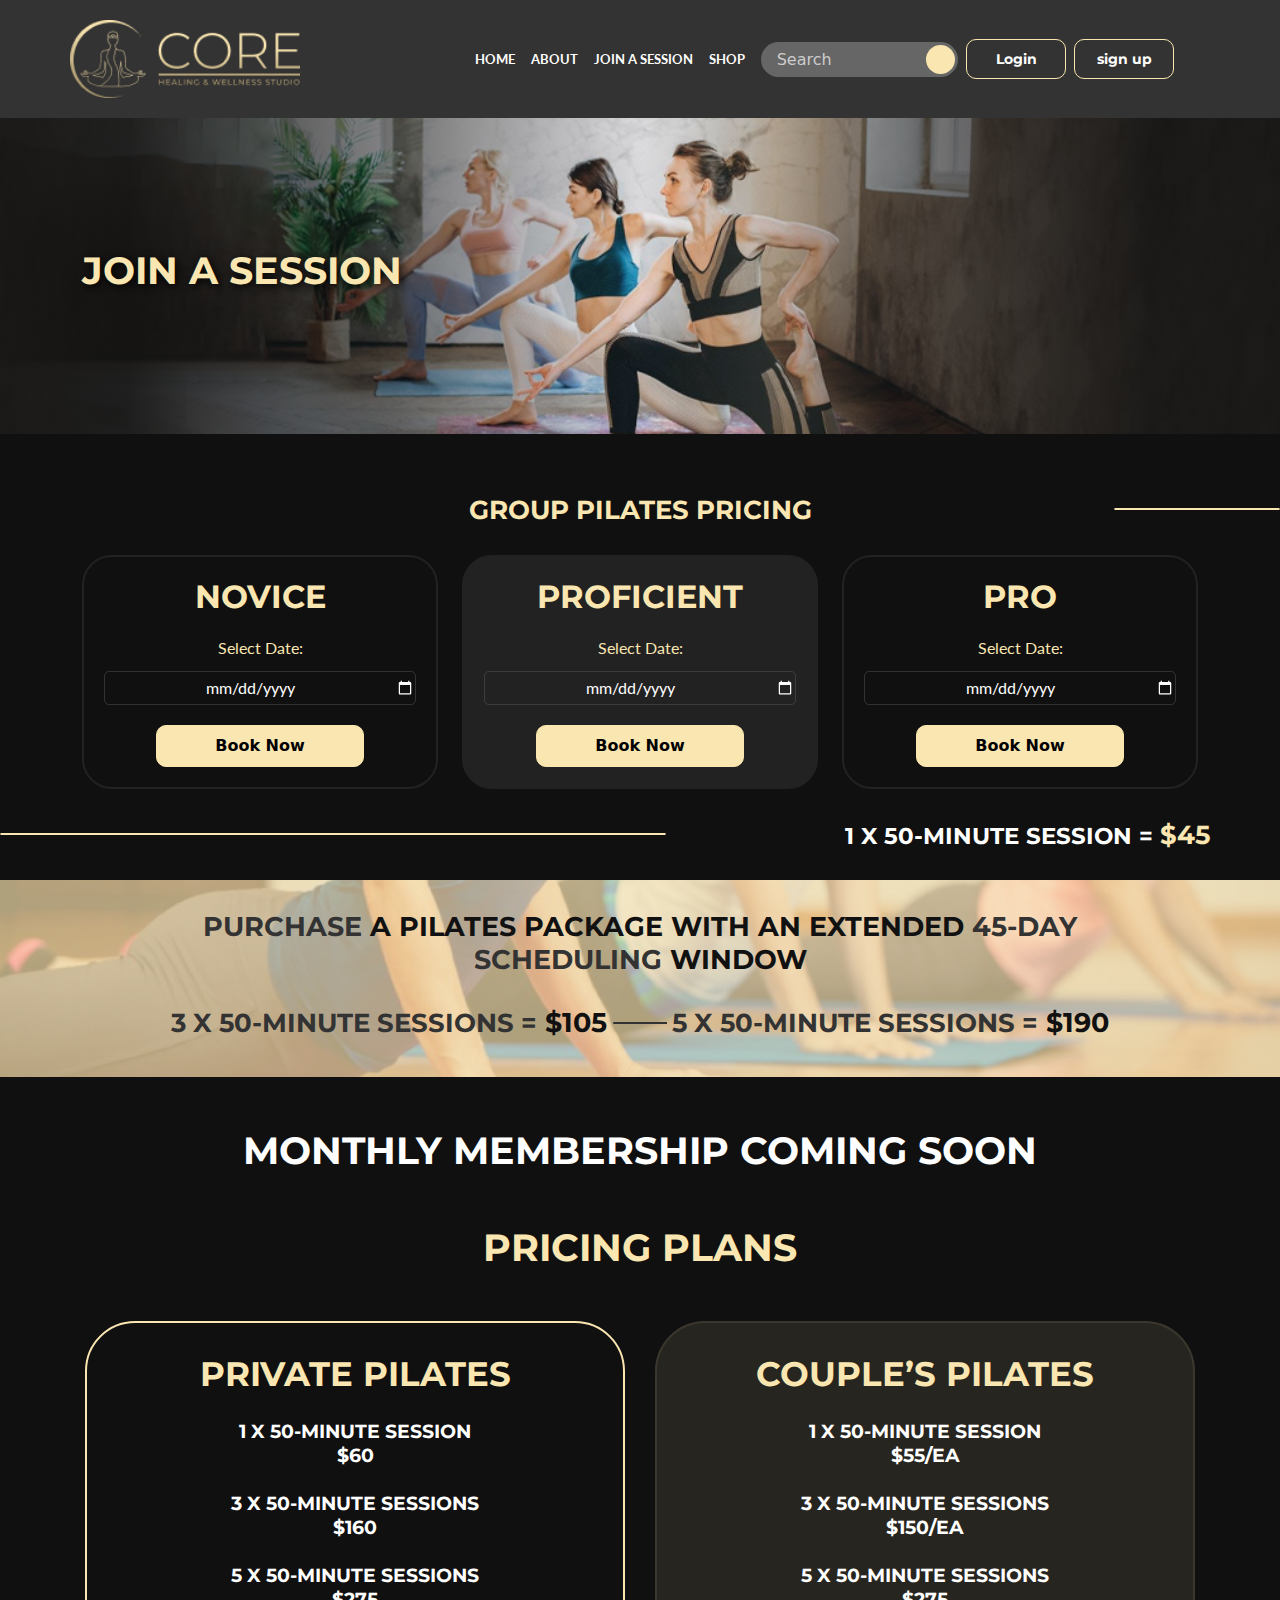
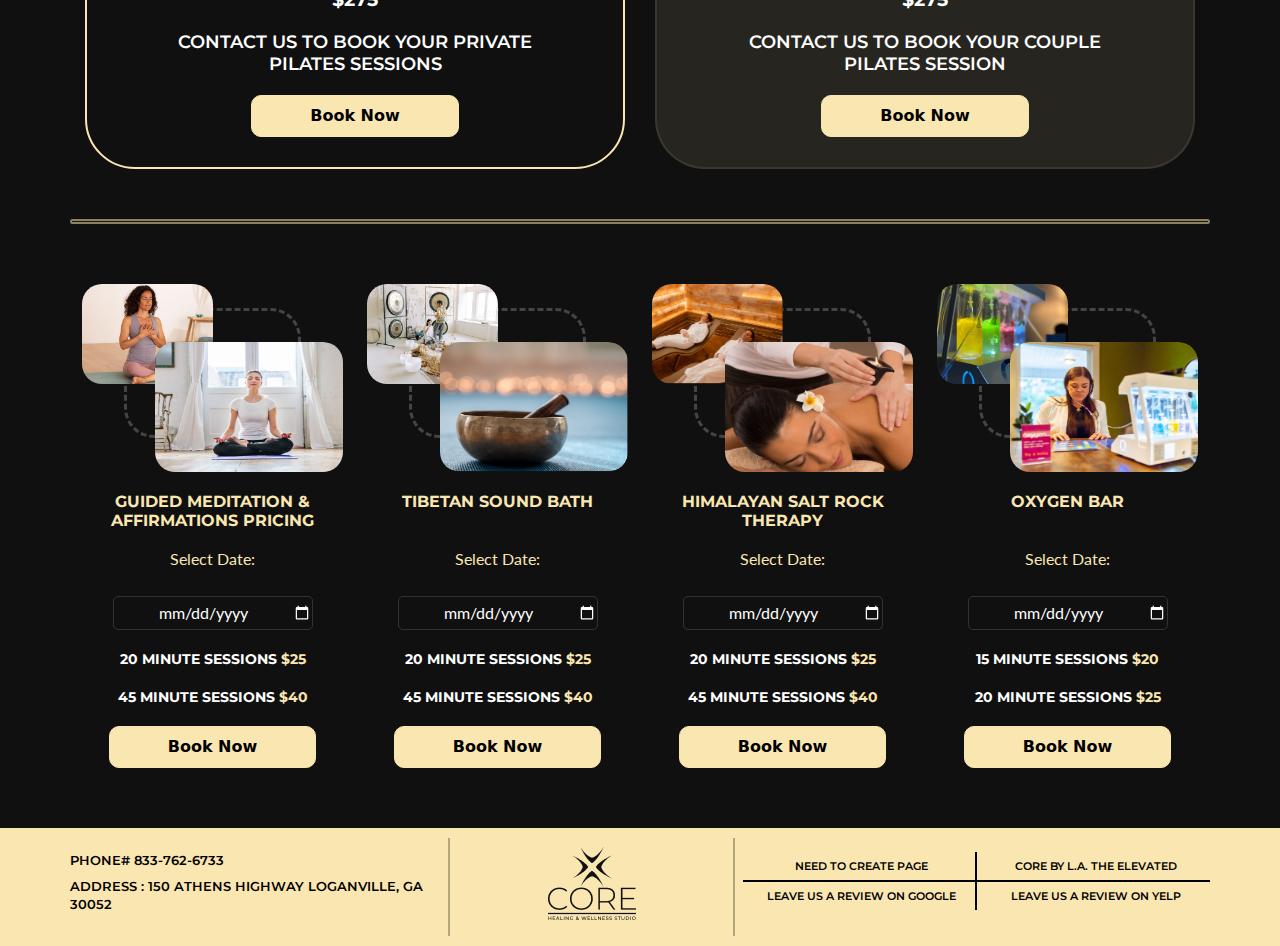
<file: join-a-session.html>
<!DOCTYPE html>
<html lang="en">
<head>
    <meta charset="UTF-8">
    <meta name="viewport" content="width=device-width, initial-scale=1.0">
    <title>yoga website</title>
    <link href="https://cdn.jsdelivr.net/npm/bootstrap@5.3.3/dist/css/bootstrap.min.css" rel="stylesheet" integrity="sha384-QWTKZyjpPEjISv5WaRU9OFeRpok6YctnYmDr5pNlyT2bRjXh0JMhjY6hW+ALEwIH" crossorigin="anonymous">
    <link rel="preconnect" href="https://fonts.googleapis.com">
    <link rel="preconnect" href="https://fonts.gstatic.com" crossorigin>
    <link href="https://fonts.googleapis.com/css2?family=Lato:ital,wght@0,100;0,300;0,400;0,700;0,900;1,100;1,300;1,400;1,700;1,900&display=swap" rel="stylesheet">
    <link rel="preconnect" href="https://fonts.googleapis.com">
<link rel="preconnect" href="https://fonts.gstatic.com" crossorigin>
<link href="https://fonts.googleapis.com/css2?family=Lato:ital,wght@0,100;0,300;0,400;0,700;0,900;1,100;1,300;1,400;1,700;1,900&family=Montserrat:ital,wght@0,100..900;1,100..900&display=swap" rel="stylesheet">
    <link rel="stylesheet" href="https://cdnjs.cloudflare.com/ajax/libs/font-awesome/6.6.0/css/all.min.css" integrity="sha512-Kc323vGBEqzTmouAECnVceyQqyqdsSiqLQISBL29aUW4U/M7pSPA/gEUZQqv1cwx4OnYxTxve5UMg5GT6L4JJg==" crossorigin="anonymous" referrerpolicy="no-referrer" />
    <link rel="stylesheet" href="style.css">
    <link rel="stylesheet" href="res.css">
</head>
<body>
        <div class="conatiner-fluid row-1">
            <div class="container">
                    <div class="row row-1-col-2">
                        <nav class="navbar navbar-expand-lg bg-body-tertiary">
                            <div class="container-fluid">
                              <a class="navbar-brand" href="index.html"><img class="logo-1" src="images/Logo.png" alt="logo"></a>
                              <button class="navbar-toggler" type="button" data-bs-toggle="collapse" data-bs-target="#navbarSupportedContent" aria-controls="navbarSupportedContent" aria-expanded="false" aria-label="Toggle navigation">
                                <i class="fa-solid my-icon fa-bars"></i>
                              </button>
                              <div class="collapse navbar-collapse" id="navbarSupportedContent">
                                <ul class="navbar-nav me-auto mb-2 mb-lg-0">
                                  <li class="nav-item">
                                    <a class="nav-link active" aria-current="page" href="index.html">HOME</a>
                                  </li>
                                  <li class="nav-item">
                                    <a class="nav-link active" aria-current="page" href="about.html">ABOUT</a>
                                  </li>
                                  <li class="nav-item">
                                    <a class="nav-link active" aria-current="page" href="join-a-session.html">JOIN A SESSION</a>
                                  </li>
                                  <li class="nav-item">
                                    <a class="nav-link active" aria-current="page" href="shop.html">SHOP</a>
                                  </li>
                                </ul>
                                <form class="d-flex" role="search">
                                  <input class="form-in" type="search" placeholder="Search" aria-label="Search">
                                  <button class="but" type="submit"><i class="fa-solid fa-magnifying-glass"></i></button>
                                </form>
                                <div class="for-wi"></div>
                <a href="login.html" class="for-button-button sign sty none-mar">Login</a>
                                <a href="register.html"  class="for-button-button sign">sign up</a>
                              </div>
                            </div>
                          </nav>
                          <a href="cart.html"  class="cart-icon"><i class="fa-solid fa-cart-shopping"></i></a>
                    </div>
            </div>
        </div>
        <div class="conatiner-fluid row-2 about-row-2">
            <div class="conatiner-fluid row-2 about-row-2-for-gra">
            <div class="container">
              <div class="row">
                <div class="col-6 col-lg-6 col-md-6 col-sm-7 row-2-col about-row-2-col">
                    <h1>Join A Session</h1>
                        
                </div>
              </div>
            </div>
        </div>
        </div>

        <div class="conatiner-fluid row-3">
          <div class="conatiner-fluid row-10">
            <div class="container">
          <div class="col-12 join-row-3">
            <h3>Group Pilates Pricing <span class="dis-pan"></span></h3>
          </div>
        </div>
            <div class="right-border">
</div>
            </div>
            <div class="container">
                

                      <div class="row about-row-5 join-row-5 none-mar">
                        <div class="col-4 col-lg-4 col-md-12 col-sm-12 join-row-5-col-row">
                            <div class="col-12 about-row-5-col join-row-5-col">
                            <h5>Novice</h5>
                            
                            <label for="dateInput" class="calen may">Select Date:</label>
<input class="calender-in space" type="date" id="dateInput">
<a href="#" class="buynow-but">Book Now</a>
                          </div>
                        </div>
                        <div class="col-4 col-lg-4 col-md-12 col-sm-12 join-row-5-col-row">
                          <div class="col-12 about-row-5-col join-row-5-col join-row-5-col-color">
                            <h5>Proficient</h5>
                            
                            <label for="dateInput" class="calen may">Select Date:</label>
<input class="calender-in space" type="date" id="dateInput">
<a href="#" class="buynow-but">Book Now</a>
                          </div>
                        </div>
                        <div class="col-4 col-lg-4 col-md-12 col-sm-12 join-row-5-col-row">
                          <div class="col-12 about-row-5-col join-row-5-col">
                            <h5>Pro</h5>
                            
                            <label for="dateInput" class="calen may">Select Date:</label>
<input class="calender-in space" type="date" id="dateInput">
<a href="#" class="buynow-but">Book Now</a>
                          </div>
                        </div>
                      </div>
                    </div>
                    <div class="conatiner-fluid row-10">
                      <div class="container">
                        <div class="col-12 join-row-3 join-row-4">
                          <h3><span>1 x 50-minute session = </span>$45</h3>
                        </div>
                      </div>
                    <div class="right-border right-border-2">
        </div>
      </div>
      <div class="conatiner-fluid join-row-11">
        <div class="conatiner-fluid join-row-12">
            <div class="container">
              <div class="col-12 join-row-12-col">
              <h3><span>Purchase</span> A Pilates Package with an Extended
                <span>45-Day Scheduling</span> Window</h3>
                <h3 class="join-row-12-col-h4-is"><span>3 x 50-minute sessions =</span> $105</h3>
                <h4 class="for-hori"></h4>
                <h3 class="join-row-12-col-h4-is is-not"><span>5 x 50-minute sessions =</span> $190</h3>
              </div>
            </div>
        </div> 
      </div>
      
      <div class="container">
        <div class="col-12 join-row-13">
          <h3>Monthly Membership COMING SOON</h3>
          <h3><span>PRICING PLANS</span></h3>
        </div>

          <div class="row join-row-14 none-mar">
            <div class="col-6 col-lg-6 col-md-12 col-sm-12 join-row-14-col">
              <div class="col-12 join-row-14-col-col ">
                      <h4>Private Pilates </h4>
                      <h5 class="join-row-14-col-col-mar">1 x 50-minute session
                      </h5><h5>$60
                        </h5>
                        <h5 class="join-row-14-col-col-mar">3 x 50-minute sessions
                        </h5><h5> $160</h5>
                          <h5 class="join-row-14-col-col-mar">5 x 50-minute sessions
                          </h5><h5> $275</h5>
                          <h6>Contact us to book your private Pilates sessions</h6>
                          <a href="#" class="buynow-but">Book Now</a>
              </div>
            </div>
            <div class="col-6 col-lg-6 col-md-12 col-sm-12 join-row-14-col">
              <div class="col-12 join-row-14-col-col join-row-14-col-col-1">
                      <h4>Couple’s Pilates</h4>
                      <h5 class="join-row-14-col-col-mar">1 x 50-minute session
                       
                      </h5><h5> $55/ea
                        </h5>
                        <h5 class="join-row-14-col-col-mar">3 x 50-minute sessions
                         
                        </h5><h5>  $150/ea</h5>
                         <h5 class="join-row-14-col-col-mar">5 x 50-minute sessions
                          </h5><h5> $275</h5>
                      
                         
                          <h6> Contact us to book your
                            couple Pilates session</h6>
                            <a href="#" class="buynow-but">Book Now</a>
              </div>
            </div>
          </div>

<div class="row for-border none-mar"></div>
      </div>




        <div class="container">
          <div class="row join-row-20 none-mar">
            <div class="col-3 col-lg-3 col-md-6 col-sm-12 join-for-all"><div class="col-12 join-row-20-col">
              <div class="col-12  row-3-row-2-col-2 join-row-3-row-2-col-2">
                <div class="col-dash join-dash">
                    <img class=" col-dash-img-1 join-col-dash-img-1-copy" src="images/image-2.png" alt="masaj-img">
                    <img class="col-dash-img-2 join-col-dash-img-2 col-dash-img-2" src="images/image-3.png" alt="masaj-img">
                </div>
                
           </div>
           <h4>Guided Meditation &
            Affirmations Pricing</h4>
            <label for="dateInput" class="calen">Select Date:</label>
<input class="calender-in" type="date" id="dateInput">

            <h5>20 minute sessions <span>$25</span></h5>
            <h5>45 minute sessions <span>$40</span></h5>
            <a href="#" class="buynow-but">Book Now</a>
            </div></div>



            <div class="col-3 col-lg-3 col-md-6 col-sm-12 join-for-all"><div class="col-12 join-row-20-col">
              <div class="col-12  row-3-row-2-col-2 join-row-3-row-2-col-2">
                <div class="col-dash join-dash">
                    <img class=" col-dash-img-1 join-col-dash-img-1-copy" src="images/image.png" alt="masaj-img">
                    <img class="col-dash-img-2 join-col-dash-img-2 col-dash-img-2" src="images/image 2.png" alt="masaj-img">
                </div>
                
           </div>
           <h4>Tibetan Sound
            Bath</h4>
            <label for="dateInput" class="calen">Select Date:</label>
<input class="calender-in" type="date" id="dateInput">
            <h5>20 minute sessions <span>$25</span></h5>
            <h5>45 minute sessions <span>$40</span></h5>
            <a href="#" class="buynow-but">Book Now</a>
            </div></div>



            <div class="col-3 col-lg-3 col-md-6 col-sm-12 join-for-all"><div class="col-12 join-row-20-col">
              <div class="col-12  row-3-row-2-col-2 join-row-3-row-2-col-2">
                <div class="col-dash join-dash">
                    <img class=" col-dash-img-1 join-col-dash-img-1-copy" src="images/image-1.png" alt="masaj-img">
                    <img class="col-dash-img-2 join-col-dash-img-2 col-dash-img-2" src="images/image 3.png" alt="masaj-img">
                </div>
                
           </div>
           <h4>Himalayan Salt Rock
            Therapy</h4>
            <label for="dateInput" class="calen">Select Date:</label>
<input class="calender-in" type="date" id="dateInput">
            <h5>20 minute sessions <span>$25</span></h5>
            <h5>45 minute sessions <span>$40</span></h5>
            <a href="#" class="buynow-but">Book Now</a>
            </div></div>




            <div class="col-3 col-lg-3 col-md-6 col-sm-12 join-for-all"><div class="col-12 join-row-20-col">
              <div class="col-12  row-3-row-2-col-2 join-row-3-row-2-col-2">
                <div class="col-dash join-dash">
                    <img class=" col-dash-img-1 join-col-dash-img-1-copy" src="images/image 7.png" alt="masaj-img">
                    <img class="col-dash-img-2 join-col-dash-img-2 col-dash-img-2" src="images/image 4.png" alt="masaj-img">
                </div>
                
           </div>
           <h4>Oxygen Bar</h4>
           <label for="dateInput" class="calen">Select Date:</label>
<input class="calender-in" type="date" id="dateInput">
            <h5>15 minute sessions <span>$20</span></h5>
            <h5>20 minute sessions <span>$25</span></h5>
         <a href="#" class="buynow-but">Book Now</a>
            </div></div>

          </div>
        </div>






    </div>


     <div class="conatiner-fluid footer">
              <div class="container">
                <div class="row none-mar">
                <div class="col-4 col-lg-4 col-md-12 col-sm-12  footer-col-1">
                  <div class="inner-1">
                   <h4>Phone# 833-762-6733</h4>
                   <h4>Address : 150 Athens Highway Loganville, GA 30052</h4>
                  </div>
                </div>
                <div class="col-3 col-lg-3 col-md-12 col-sm-12 footer-col-2">
                  <div class="inner-col ">
                  <a href="index.html" class="footer-col-2-a-1"><img src="images/Vector-1.png" alt="footer-logo"></a>
                  <a href="index.html"  class="footer-col-2-a-2"><img src="images/Vector.png" alt="footer-logo"></a>
                </div>
                </div>
                  
                <div class="col-5 col-lg-5 col-md-12 col-sm-12 footer-col-3">
                          <div class="col-6  footer-col-3-col-1">
                            <h5 class="footer-col-3-col-1-h5"><span><i class="fa-brands fa-instagram"></i></span>Need to create page</h5>
                            <h5><span><i class="fa-solid fa-g"></i></span>LEAVE US A REVIEW on GOOGLe</h5>
                          </div>
                          <div class="col-6 footer-col-3-col-2">
                            <h5 class="footer-col-3-col-1-h5"><span><i class="fa-brands fa-youtube"></i></span>CORE BY L.a. THE ELEVATED</h5>
                            <h5><span><i class="fa-solid fa-clover"></i></span>LEAVE US A REVIEW on Yelp</h5>  
                          </div>

                </div>
            </div>
              </div>
      </div>















    <script src="https://cdn.jsdelivr.net/npm/bootstrap@5.3.3/dist/js/bootstrap.bundle.min.js" integrity="sha384-YvpcrYf0tY3lHB60NNkmXc5s9fDVZLESaAA55NDzOxhy9GkcIdslK1eN7N6jIeHz" crossorigin="anonymous"></script>
</body>
</html>
</file>
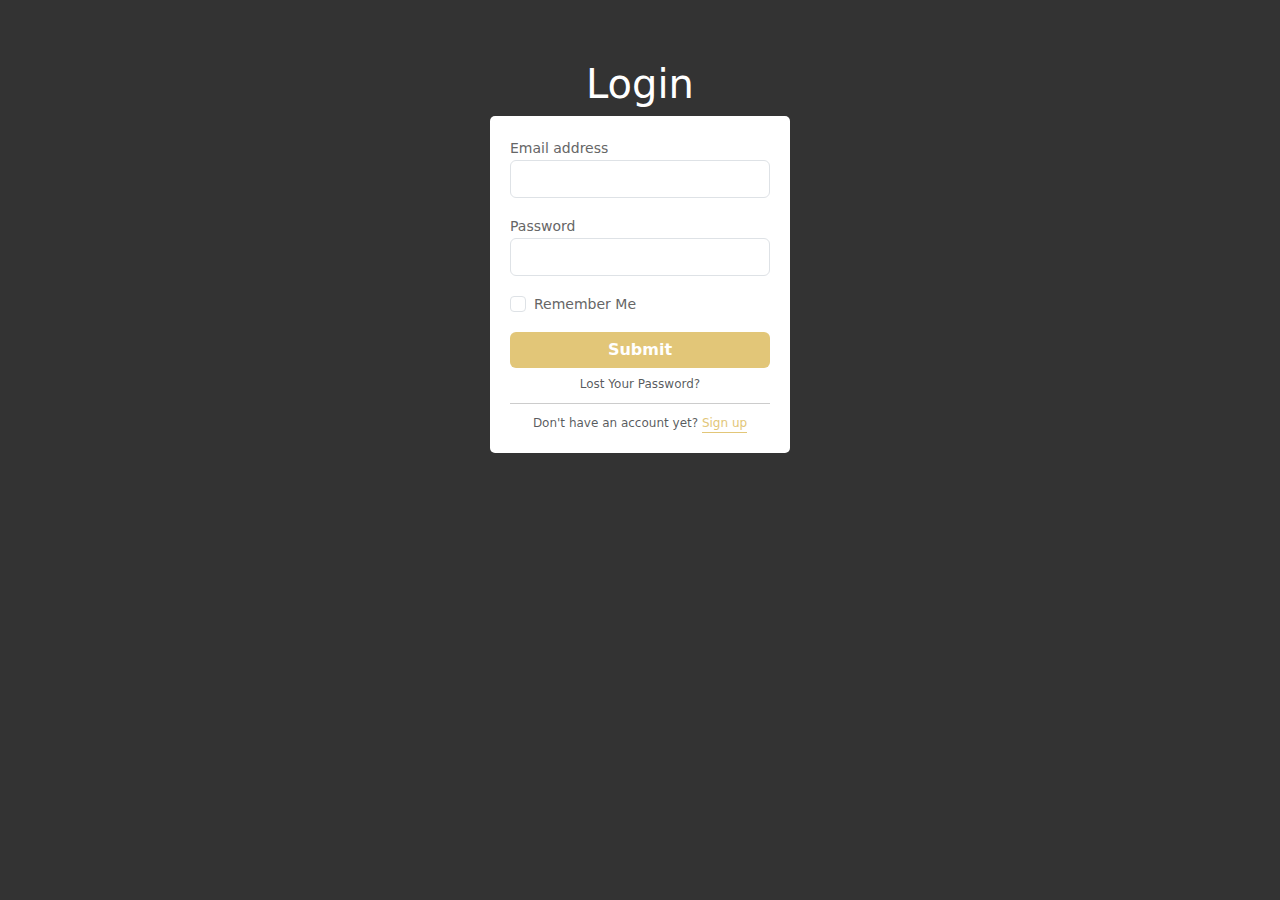
<file: login.html>
<!DOCTYPE html>
<html lang="en">
<head>
    <meta charset="UTF-8">
    <meta name="viewport" content="width=device-width, initial-scale=1.0">
    <title>yoga website</title>
    <link href="https://cdn.jsdelivr.net/npm/bootstrap@5.3.3/dist/css/bootstrap.min.css" rel="stylesheet" integrity="sha384-QWTKZyjpPEjISv5WaRU9OFeRpok6YctnYmDr5pNlyT2bRjXh0JMhjY6hW+ALEwIH" crossorigin="anonymous">
    <link rel="preconnect" href="https://fonts.googleapis.com">
    <link rel="preconnect" href="https://fonts.gstatic.com" crossorigin>
    <link href="https://fonts.googleapis.com/css2?family=Lato:ital,wght@0,100;0,300;0,400;0,700;0,900;1,100;1,300;1,400;1,700;1,900&display=swap" rel="stylesheet">
    <link rel="preconnect" href="https://fonts.googleapis.com">
<link rel="preconnect" href="https://fonts.gstatic.com" crossorigin>
<link href="https://fonts.googleapis.com/css2?family=Lato:ital,wght@0,100;0,300;0,400;0,700;0,900;1,100;1,300;1,400;1,700;1,900&family=Montserrat:ital,wght@0,100..900;1,100..900&display=swap" rel="stylesheet">
    <link rel="stylesheet" href="https://cdnjs.cloudflare.com/ajax/libs/font-awesome/6.6.0/css/all.min.css" integrity="sha512-Kc323vGBEqzTmouAECnVceyQqyqdsSiqLQISBL29aUW4U/M7pSPA/gEUZQqv1cwx4OnYxTxve5UMg5GT6L4JJg==" crossorigin="anonymous" referrerpolicy="no-referrer" />
    <link rel="stylesheet" href="style.css">
    <link rel="stylesheet" href="res.css">
</head>
<body>
        <div class="conatiner-fluid row-1  login-row-1">
            <div class="container">
                    <div class="col-12 row-1-col-2 login-row-1-col-1">
                        <div class="col-12  login-row-1-col">
                        <h1>Login</h1>
                        <form >
                            <div class="mb-3">
                              <label for="exampleInputEmail1" class="form-label">Email address</label>
                              <input type="email" class="form-control" id="exampleInputEmail1" aria-describedby="emailHelp">
                              
                            </div>
                            <div class="mb-3">
                              <label for="exampleInputPassword1" class="form-label">Password</label>
                              <input type="password" class="form-control" id="exampleInputPassword1">
                            </div>
                            <div class="mb-3 form-check">
                              <input type="checkbox" class="form-check-input" id="exampleCheck1">
                              <label class="form-check-label" for="exampleCheck1">Remember Me</label>
                            </div>
                            <button type="submit" class="btn btn-primary submit-but">Submit</button>
                            <div id="emailHelp" class="form-text">Lost Your Password?</div>
                            <div id="emailHelp" class="form-text form-acc">Don't have an account yet? <a class="form-acc-button" href="register.html">Sign up</a></div>
                          </form>
                        </div>
                    </div>
            </div>
        </div>


    <script src="https://cdn.jsdelivr.net/npm/bootstrap@5.3.3/dist/js/bootstrap.bundle.min.js" integrity="sha384-YvpcrYf0tY3lHB60NNkmXc5s9fDVZLESaAA55NDzOxhy9GkcIdslK1eN7N6jIeHz" crossorigin="anonymous"></script>
</body>
</html>
</file>
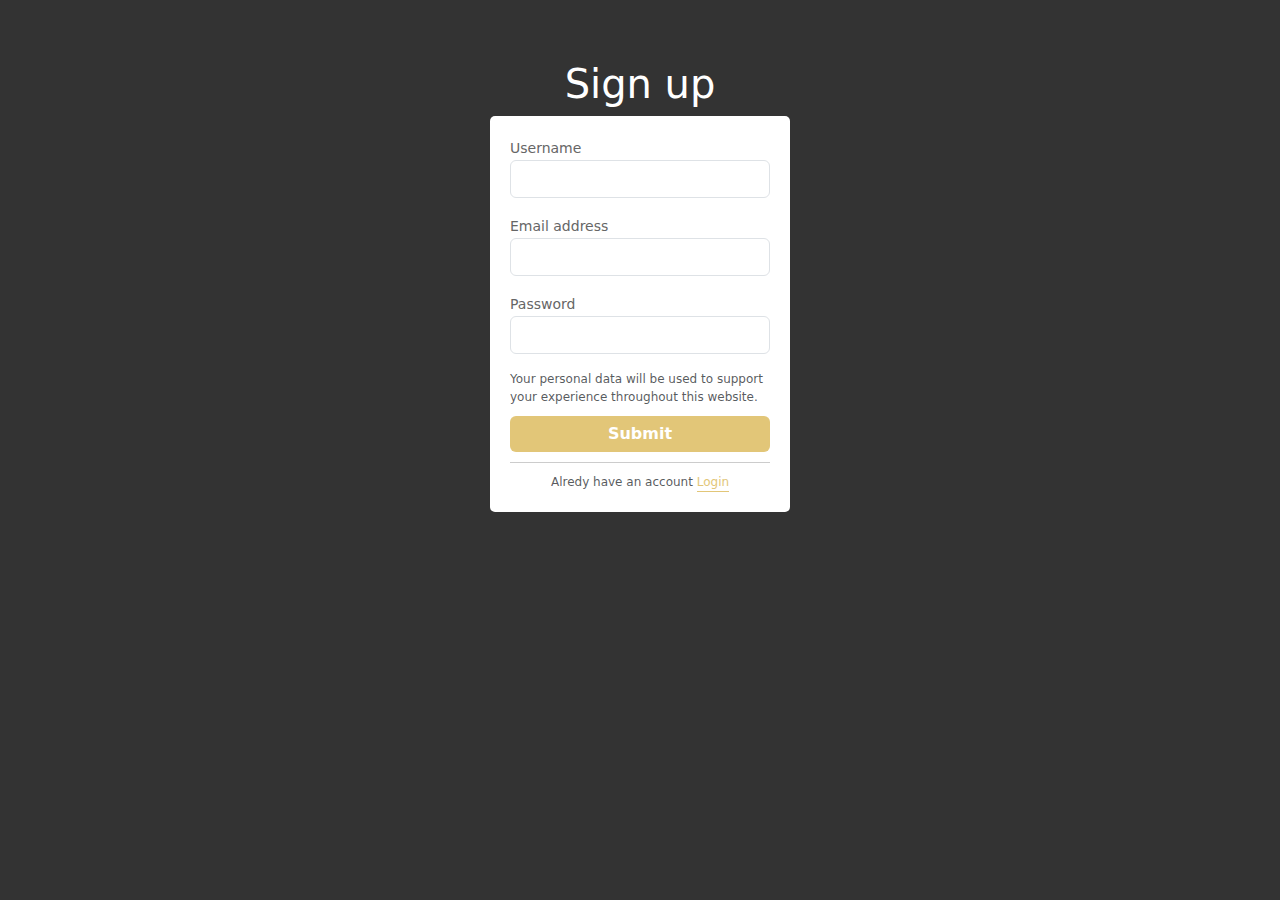
<file: register.html>
<!DOCTYPE html>
<html lang="en">
<head>
    <meta charset="UTF-8">
    <meta name="viewport" content="width=device-width, initial-scale=1.0">
    <title>yoga website</title>
    <link href="https://cdn.jsdelivr.net/npm/bootstrap@5.3.3/dist/css/bootstrap.min.css" rel="stylesheet" integrity="sha384-QWTKZyjpPEjISv5WaRU9OFeRpok6YctnYmDr5pNlyT2bRjXh0JMhjY6hW+ALEwIH" crossorigin="anonymous">
    <link rel="preconnect" href="https://fonts.googleapis.com">
    <link rel="preconnect" href="https://fonts.gstatic.com" crossorigin>
    <link href="https://fonts.googleapis.com/css2?family=Lato:ital,wght@0,100;0,300;0,400;0,700;0,900;1,100;1,300;1,400;1,700;1,900&display=swap" rel="stylesheet">
    <link rel="preconnect" href="https://fonts.googleapis.com">
<link rel="preconnect" href="https://fonts.gstatic.com" crossorigin>
<link href="https://fonts.googleapis.com/css2?family=Lato:ital,wght@0,100;0,300;0,400;0,700;0,900;1,100;1,300;1,400;1,700;1,900&family=Montserrat:ital,wght@0,100..900;1,100..900&display=swap" rel="stylesheet">
    <link rel="stylesheet" href="https://cdnjs.cloudflare.com/ajax/libs/font-awesome/6.6.0/css/all.min.css" integrity="sha512-Kc323vGBEqzTmouAECnVceyQqyqdsSiqLQISBL29aUW4U/M7pSPA/gEUZQqv1cwx4OnYxTxve5UMg5GT6L4JJg==" crossorigin="anonymous" referrerpolicy="no-referrer" />
    <link rel="stylesheet" href="style.css">
    <link rel="stylesheet" href="res.css">
</head>
<body>
        <div class="conatiner-fluid row-1  login-row-1">
            <div class="container">
                    <div class="col-12 row-1-col-2 login-row-1-col-1">
                        <div class="col-12  login-row-1-col">
                        <h1>Sign up</h1>
                        <form >
                            <div class="mb-3">
                                <label for="exampleInputEmail1" class="form-label">Username</label>
                                <input type="email" class="form-control" id="exampleInputEmail1" aria-describedby="emailHelp">
                                
                              </div>
                            <div class="mb-3">
                              <label for="exampleInputEmail1" class="form-label">Email address</label>
                              <input type="email" class="form-control" id="exampleInputEmail1" aria-describedby="emailHelp">
                              
                            </div>
                            <div class="mb-3">
                              <label for="exampleInputPassword1" class="form-label">Password</label>
                              <input type="password" class="form-control" id="exampleInputPassword1">
                            </div>
                            <div id="emailHelp" class="form-text form-text-signup">Your personal data will be used to support your experience throughout this website.</div>
                            <button type="submit" class="btn btn-primary submit-but">Submit</button>
                            
                            <div id="emailHelp" class="form-text form-acc">Alredy have an account <a class="form-acc-button" href="login.html">Login</a></div>
                          </form>
                        </div>
                    </div>
            </div>
        </div>


    <script src="https://cdn.jsdelivr.net/npm/bootstrap@5.3.3/dist/js/bootstrap.bundle.min.js" integrity="sha384-YvpcrYf0tY3lHB60NNkmXc5s9fDVZLESaAA55NDzOxhy9GkcIdslK1eN7N6jIeHz" crossorigin="anonymous"></script>
</body>
</html>
</file>
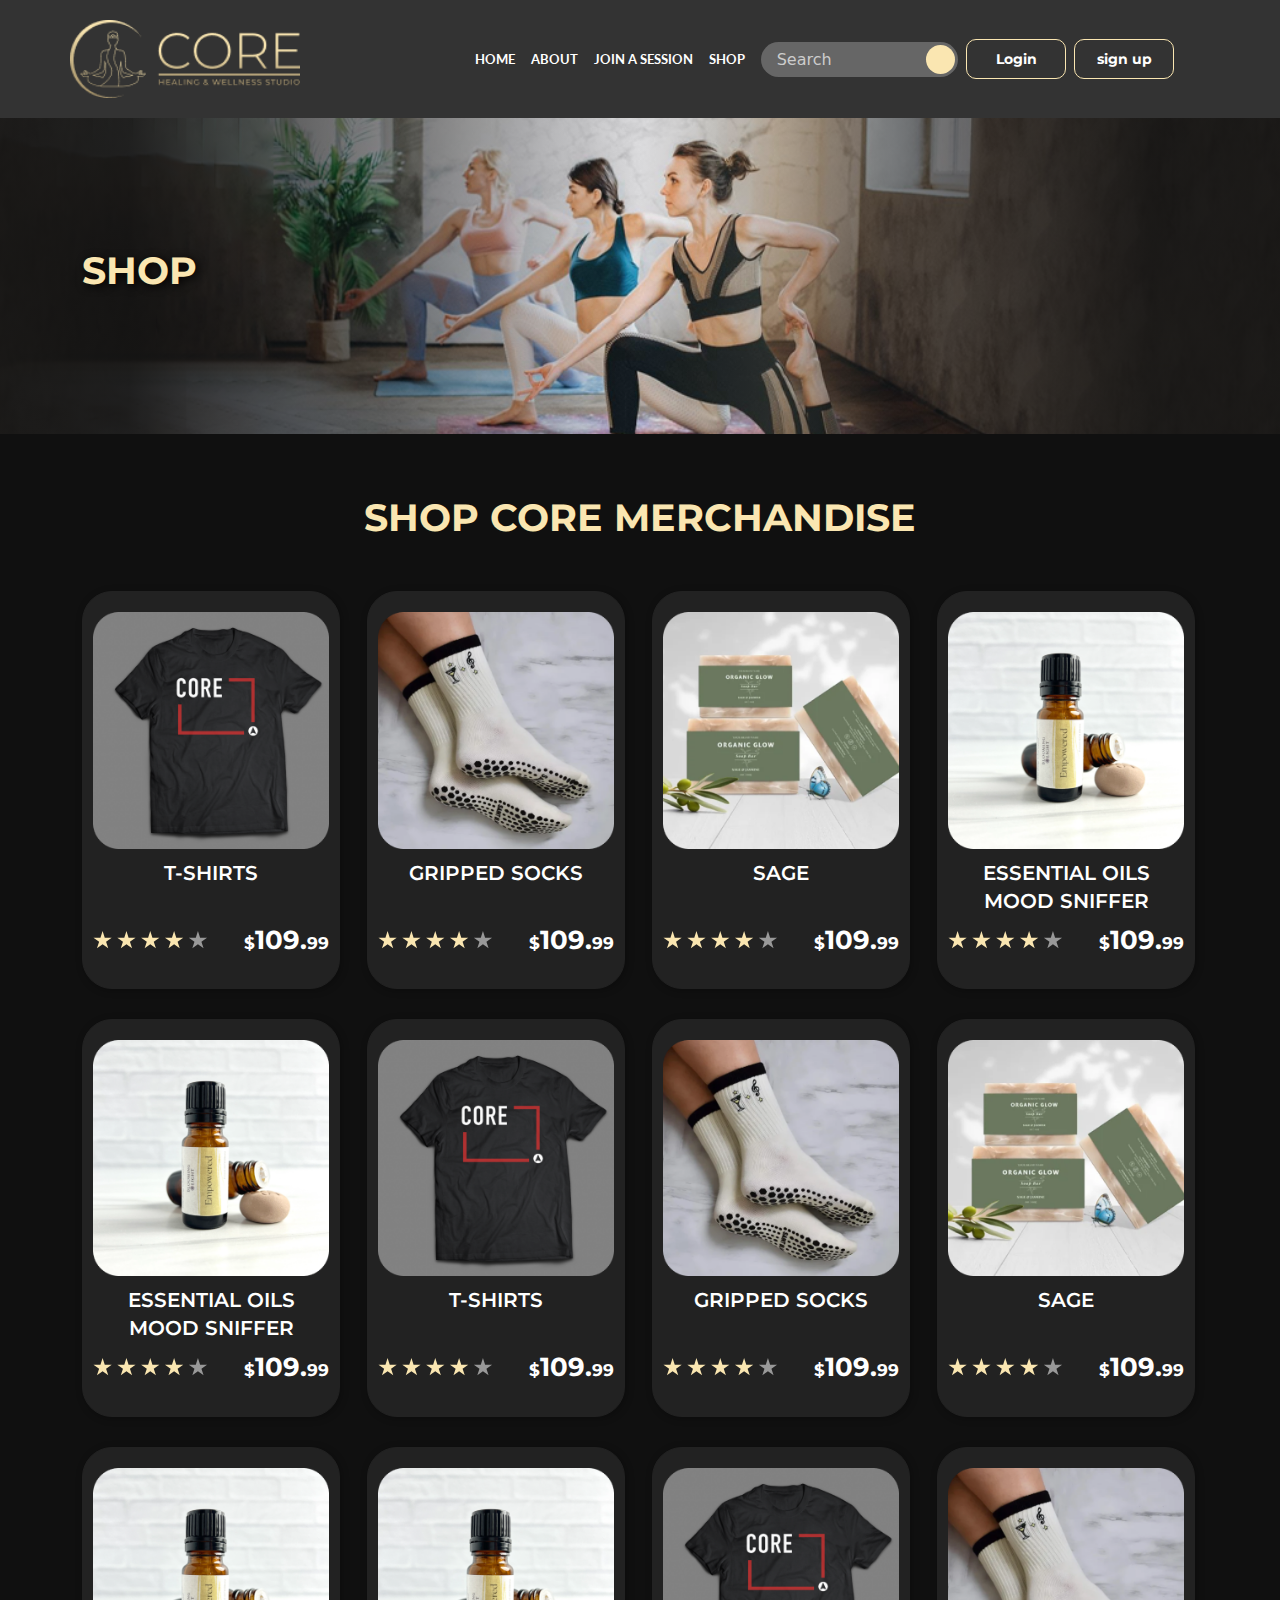
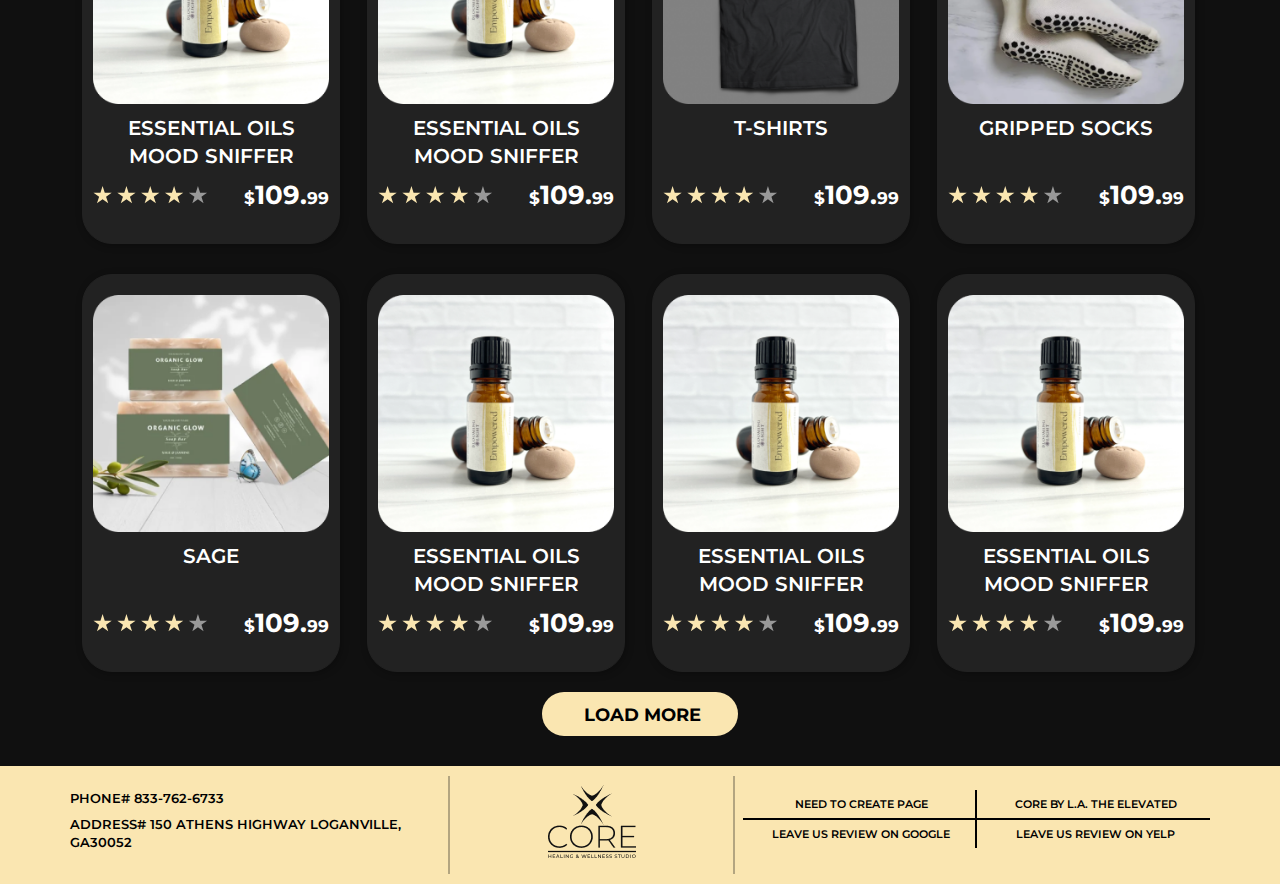
<file: shop.html>
<!DOCTYPE html>
<html lang="en">
<head>
    <meta charset="UTF-8">
    <meta name="viewport" content="width=device-width, initial-scale=1.0">
    <title>yoga website</title>
    <link href="https://cdn.jsdelivr.net/npm/bootstrap@5.3.3/dist/css/bootstrap.min.css" rel="stylesheet" integrity="sha384-QWTKZyjpPEjISv5WaRU9OFeRpok6YctnYmDr5pNlyT2bRjXh0JMhjY6hW+ALEwIH" crossorigin="anonymous">
    <link rel="preconnect" href="https://fonts.googleapis.com">
    <link rel="preconnect" href="https://fonts.gstatic.com" crossorigin>
    <link href="https://fonts.googleapis.com/css2?family=Lato:ital,wght@0,100;0,300;0,400;0,700;0,900;1,100;1,300;1,400;1,700;1,900&display=swap" rel="stylesheet">
    <link rel="preconnect" href="https://fonts.googleapis.com">
<link rel="preconnect" href="https://fonts.gstatic.com" crossorigin>
<link href="https://fonts.googleapis.com/css2?family=Lato:ital,wght@0,100;0,300;0,400;0,700;0,900;1,100;1,300;1,400;1,700;1,900&family=Montserrat:ital,wght@0,100..900;1,100..900&display=swap" rel="stylesheet">
    <link rel="stylesheet" href="https://cdnjs.cloudflare.com/ajax/libs/font-awesome/6.6.0/css/all.min.css" integrity="sha512-Kc323vGBEqzTmouAECnVceyQqyqdsSiqLQISBL29aUW4U/M7pSPA/gEUZQqv1cwx4OnYxTxve5UMg5GT6L4JJg==" crossorigin="anonymous" referrerpolicy="no-referrer" />
    <link rel="stylesheet" href="style.css">
    <link rel="stylesheet" href="res.css">
</head>
<body>
        <div class="conatiner-fluid row-1">
            <div class="container">
                    <div class="row row-1-col-2">
                        <nav class="navbar navbar-expand-lg bg-body-tertiary">
                            <div class="container-fluid">
                              <a class="navbar-brand" href="index.html"><img class="logo-1" src="images/Logo.png" alt="logo"></a>
                              <button class="navbar-toggler" type="button" data-bs-toggle="collapse" data-bs-target="#navbarSupportedContent" aria-controls="navbarSupportedContent" aria-expanded="false" aria-label="Toggle navigation">
                                <i class="fa-solid my-icon fa-bars"></i>
                              </button>
                              <div class="collapse navbar-collapse" id="navbarSupportedContent">
                                <ul class="navbar-nav me-auto mb-2 mb-lg-0">
                                    <li class="nav-item">
                                      <a class="nav-link active" aria-current="page" href="index.html">HOME</a>
                                    </li>
                                    <li class="nav-item">
                                      <a class="nav-link active" aria-current="page" href="about.html">ABOUT</a>
                                    </li>
                                    <li class="nav-item">
                                      <a class="nav-link active" aria-current="page" href="join-a-session.html">JOIN A SESSION</a>
                                    </li>
                                    <li class="nav-item">
                                      <a class="nav-link active" aria-current="page" href="shop.html">SHOP</a>
                                    </li>
                                  </ul>
                                <form class="d-flex" role="search">
                                  <input class="form-in" type="search" placeholder="Search" aria-label="Search">
                                  <button class="but" type="submit"><i class="fa-solid fa-magnifying-glass"></i></button>
                                </form>
                                <div class="for-wi"></div>
            <a href="login.html" class="for-button-button sign sty none-mar">Login</a>
                                <a href="register.html"  class="for-button-button sign">sign up</a>
                              </div>
                            </div>
                          </nav>
                          <a href="cart.html"  class="cart-icon"><i class="fa-solid fa-cart-shopping"></i></a>
                    </div>
            </div>
        </div>
        <div class="conatiner-fluid row-2 about-row-2">
            <div class="conatiner-fluid row-2 about-row-2-for-gra">
            <div class="container">
              <div class="row">
                <div class="col-6 col-lg-6 col-md-6 col-sm-7 row-2-col about-row-2-col">
                    <h1>Shop</h1>
                     
                </div>
              </div>
            </div>
        </div>
        </div>

        <div class="conatiner-fluid row-3 shop-row-3">
            <div class="container">
                <div class="col-12 join-row-13 shop-row-13">
                  <h3><span>SHOP CORE MERCHANDISE</span></h3>
                </div>
                <div class="row shop-row-14">
                  <div class="col-3 col-lg-3 col-md-6 col-sm-12 shop-row-14-col">
                      <a href="single-product.html">
                        <div class="col-12 shop-row-14-col-col">
                                <img src="images/Shop/image.png" alt="product">
                                <h3>T-SHIRTS</h3>
                                <svg class="svg-position" xmlns="http://www.w3.org/2000/svg" width="115" height="20" viewBox="0 0 115 20" fill="none">
                                    <path d="M9.59605 0L11.7505 6.63071H18.7224L13.082 10.7287L15.2365 17.3594L9.59605 13.2614L3.95563 17.3594L6.11008 10.7287L0.469664 6.63071H7.4416L9.59605 0Z" fill="#FAE6B1"/>
                                    <path d="M33.4339 0L35.5884 6.63071H42.5603L36.9199 10.7287L39.0744 17.3594L33.4339 13.2614L27.7935 17.3594L29.948 10.7287L24.3076 6.63071H31.2795L33.4339 0Z" fill="#FAE6B1"/>
                                    <path d="M57.269 0.000244141L59.4234 6.63095H66.3953L60.7549 10.729L62.9094 17.3597L57.269 13.2617L51.6285 17.3597L53.783 10.729L48.1426 6.63095H55.1145L57.269 0.000244141Z" fill="#FAE6B1"/>
                                    <path d="M81.1068 0L83.2612 6.63071H90.2332L84.5928 10.7287L86.7472 17.3594L81.1068 13.2614L75.4664 17.3594L77.6208 10.7287L71.9804 6.63071H78.9523L81.1068 0Z" fill="#FAE6B1"/>
                                    <path d="M104.944 0L107.098 6.63071H114.07L108.43 10.7287L110.584 17.3594L104.944 13.2614L99.3032 17.3594L101.458 10.7287L95.8172 6.63071H102.789L104.944 0Z" fill="#999999"/>
                                  </svg>

                                  <h4><span>$</span>109.<span>99</span></h4>
                                </div></a>
                        </div>
                    <div class="col-3 col-lg-3 col-md-6 col-sm-12 shop-row-14-col">
                      <a href="single-product.html">
                        <div class="col-12 shop-row-14-col-col">
                                <img src="images/Shop/image-1.png" alt="product">
                                <h3>Gripped Socks</h3>
                                <svg class="svg-position" xmlns="http://www.w3.org/2000/svg" width="115" height="20" viewBox="0 0 115 20" fill="none">
                                    <path d="M9.59605 0L11.7505 6.63071H18.7224L13.082 10.7287L15.2365 17.3594L9.59605 13.2614L3.95563 17.3594L6.11008 10.7287L0.469664 6.63071H7.4416L9.59605 0Z" fill="#FAE6B1"/>
                                    <path d="M33.4339 0L35.5884 6.63071H42.5603L36.9199 10.7287L39.0744 17.3594L33.4339 13.2614L27.7935 17.3594L29.948 10.7287L24.3076 6.63071H31.2795L33.4339 0Z" fill="#FAE6B1"/>
                                    <path d="M57.269 0.000244141L59.4234 6.63095H66.3953L60.7549 10.729L62.9094 17.3597L57.269 13.2617L51.6285 17.3597L53.783 10.729L48.1426 6.63095H55.1145L57.269 0.000244141Z" fill="#FAE6B1"/>
                                    <path d="M81.1068 0L83.2612 6.63071H90.2332L84.5928 10.7287L86.7472 17.3594L81.1068 13.2614L75.4664 17.3594L77.6208 10.7287L71.9804 6.63071H78.9523L81.1068 0Z" fill="#FAE6B1"/>
                                    <path d="M104.944 0L107.098 6.63071H114.07L108.43 10.7287L110.584 17.3594L104.944 13.2614L99.3032 17.3594L101.458 10.7287L95.8172 6.63071H102.789L104.944 0Z" fill="#999999"/>
                                  </svg>

                                  <h4><span>$</span>109.<span>99</span></h4>
                        </div>
                      </a>
                    </div>
<div class="col-3 col-lg-3 col-md-6 col-sm-12 shop-row-14-col">
                      <a href="single-product.html">
                        <div class="col-12 shop-row-14-col-col">
                                <img src="images/Shop/image-2.png" alt="product">
                                <h3>SAGE</h3>
                                <svg class="svg-position" xmlns="http://www.w3.org/2000/svg" width="115" height="20" viewBox="0 0 115 20" fill="none">
                                    <path d="M9.59605 0L11.7505 6.63071H18.7224L13.082 10.7287L15.2365 17.3594L9.59605 13.2614L3.95563 17.3594L6.11008 10.7287L0.469664 6.63071H7.4416L9.59605 0Z" fill="#FAE6B1"/>
                                    <path d="M33.4339 0L35.5884 6.63071H42.5603L36.9199 10.7287L39.0744 17.3594L33.4339 13.2614L27.7935 17.3594L29.948 10.7287L24.3076 6.63071H31.2795L33.4339 0Z" fill="#FAE6B1"/>
                                    <path d="M57.269 0.000244141L59.4234 6.63095H66.3953L60.7549 10.729L62.9094 17.3597L57.269 13.2617L51.6285 17.3597L53.783 10.729L48.1426 6.63095H55.1145L57.269 0.000244141Z" fill="#FAE6B1"/>
                                    <path d="M81.1068 0L83.2612 6.63071H90.2332L84.5928 10.7287L86.7472 17.3594L81.1068 13.2614L75.4664 17.3594L77.6208 10.7287L71.9804 6.63071H78.9523L81.1068 0Z" fill="#FAE6B1"/>
                                    <path d="M104.944 0L107.098 6.63071H114.07L108.43 10.7287L110.584 17.3594L104.944 13.2614L99.3032 17.3594L101.458 10.7287L95.8172 6.63071H102.789L104.944 0Z" fill="#999999"/>
                                  </svg>

                                  <h4><span>$</span>109.<span>99</span></h4>
                        </div>
                      </a>
                    </div>
                  
                    <div class="col-3 col-lg-3 col-md-6 col-sm-12 shop-row-14-col">
                      <a href="single-product.html">
                        <div class="col-12 shop-row-14-col-col">
                                <img src="images/Shop/image-3.png" alt="product">
                                <h3>Essential Oils
                                    Mood Sniffer</h3>
                                <svg class="svg-position" xmlns="http://www.w3.org/2000/svg" width="115" height="20" viewBox="0 0 115 20" fill="none">
                                    <path d="M9.59605 0L11.7505 6.63071H18.7224L13.082 10.7287L15.2365 17.3594L9.59605 13.2614L3.95563 17.3594L6.11008 10.7287L0.469664 6.63071H7.4416L9.59605 0Z" fill="#FAE6B1"/>
                                    <path d="M33.4339 0L35.5884 6.63071H42.5603L36.9199 10.7287L39.0744 17.3594L33.4339 13.2614L27.7935 17.3594L29.948 10.7287L24.3076 6.63071H31.2795L33.4339 0Z" fill="#FAE6B1"/>
                                    <path d="M57.269 0.000244141L59.4234 6.63095H66.3953L60.7549 10.729L62.9094 17.3597L57.269 13.2617L51.6285 17.3597L53.783 10.729L48.1426 6.63095H55.1145L57.269 0.000244141Z" fill="#FAE6B1"/>
                                    <path d="M81.1068 0L83.2612 6.63071H90.2332L84.5928 10.7287L86.7472 17.3594L81.1068 13.2614L75.4664 17.3594L77.6208 10.7287L71.9804 6.63071H78.9523L81.1068 0Z" fill="#FAE6B1"/>
                                    <path d="M104.944 0L107.098 6.63071H114.07L108.43 10.7287L110.584 17.3594L104.944 13.2614L99.3032 17.3594L101.458 10.7287L95.8172 6.63071H102.789L104.944 0Z" fill="#999999"/>
                                  </svg>

                                  <h4><span>$</span>109.<span>99</span></h4>
                        </div>
                      </a>
                    </div>

                    <div class="col-3 col-lg-3 col-md-6 col-sm-12 shop-row-14-col">
                      <a href="single-product.html">
                        <div class="col-12 shop-row-14-col-col">
                                <img src="images/Shop/image-3.png" alt="product">
                                <h3>Essential Oils
                                    Mood Sniffer</h3>
                                <svg class="svg-position" xmlns="http://www.w3.org/2000/svg" width="115" height="20" viewBox="0 0 115 20" fill="none">
                                    <path d="M9.59605 0L11.7505 6.63071H18.7224L13.082 10.7287L15.2365 17.3594L9.59605 13.2614L3.95563 17.3594L6.11008 10.7287L0.469664 6.63071H7.4416L9.59605 0Z" fill="#FAE6B1"/>
                                    <path d="M33.4339 0L35.5884 6.63071H42.5603L36.9199 10.7287L39.0744 17.3594L33.4339 13.2614L27.7935 17.3594L29.948 10.7287L24.3076 6.63071H31.2795L33.4339 0Z" fill="#FAE6B1"/>
                                    <path d="M57.269 0.000244141L59.4234 6.63095H66.3953L60.7549 10.729L62.9094 17.3597L57.269 13.2617L51.6285 17.3597L53.783 10.729L48.1426 6.63095H55.1145L57.269 0.000244141Z" fill="#FAE6B1"/>
                                    <path d="M81.1068 0L83.2612 6.63071H90.2332L84.5928 10.7287L86.7472 17.3594L81.1068 13.2614L75.4664 17.3594L77.6208 10.7287L71.9804 6.63071H78.9523L81.1068 0Z" fill="#FAE6B1"/>
                                    <path d="M104.944 0L107.098 6.63071H114.07L108.43 10.7287L110.584 17.3594L104.944 13.2614L99.3032 17.3594L101.458 10.7287L95.8172 6.63071H102.789L104.944 0Z" fill="#999999"/>
                                  </svg>

                                  <h4><span>$</span>109.<span>99</span></h4>
                        </div>
                      </a>
                    </div>
                    <div class="col-3 col-lg-3 col-md-6 col-sm-12 shop-row-14-col">
                      <a href="single-product.html">
                        <div class="col-12 shop-row-14-col-col">
                                <img src="images/Shop/image.png" alt="product">
                                <h3>T-SHIRTS</h3>
                                <svg class="svg-position" xmlns="http://www.w3.org/2000/svg" width="115" height="20" viewBox="0 0 115 20" fill="none">
                                    <path d="M9.59605 0L11.7505 6.63071H18.7224L13.082 10.7287L15.2365 17.3594L9.59605 13.2614L3.95563 17.3594L6.11008 10.7287L0.469664 6.63071H7.4416L9.59605 0Z" fill="#FAE6B1"/>
                                    <path d="M33.4339 0L35.5884 6.63071H42.5603L36.9199 10.7287L39.0744 17.3594L33.4339 13.2614L27.7935 17.3594L29.948 10.7287L24.3076 6.63071H31.2795L33.4339 0Z" fill="#FAE6B1"/>
                                    <path d="M57.269 0.000244141L59.4234 6.63095H66.3953L60.7549 10.729L62.9094 17.3597L57.269 13.2617L51.6285 17.3597L53.783 10.729L48.1426 6.63095H55.1145L57.269 0.000244141Z" fill="#FAE6B1"/>
                                    <path d="M81.1068 0L83.2612 6.63071H90.2332L84.5928 10.7287L86.7472 17.3594L81.1068 13.2614L75.4664 17.3594L77.6208 10.7287L71.9804 6.63071H78.9523L81.1068 0Z" fill="#FAE6B1"/>
                                    <path d="M104.944 0L107.098 6.63071H114.07L108.43 10.7287L110.584 17.3594L104.944 13.2614L99.3032 17.3594L101.458 10.7287L95.8172 6.63071H102.789L104.944 0Z" fill="#999999"/>
                                  </svg>

                                  <h4><span>$</span>109.<span>99</span></h4>
                                </div></a>
                        </div>
                    <div class="col-3 col-lg-3 col-md-6 col-sm-12 shop-row-14-col">
                      <a href="single-product.html">
                        <div class="col-12 shop-row-14-col-col">
                                <img src="images/Shop/image-1.png" alt="product">
                                <h3>Gripped Socks</h3>
                                <svg class="svg-position" xmlns="http://www.w3.org/2000/svg" width="115" height="20" viewBox="0 0 115 20" fill="none">
                                    <path d="M9.59605 0L11.7505 6.63071H18.7224L13.082 10.7287L15.2365 17.3594L9.59605 13.2614L3.95563 17.3594L6.11008 10.7287L0.469664 6.63071H7.4416L9.59605 0Z" fill="#FAE6B1"/>
                                    <path d="M33.4339 0L35.5884 6.63071H42.5603L36.9199 10.7287L39.0744 17.3594L33.4339 13.2614L27.7935 17.3594L29.948 10.7287L24.3076 6.63071H31.2795L33.4339 0Z" fill="#FAE6B1"/>
                                    <path d="M57.269 0.000244141L59.4234 6.63095H66.3953L60.7549 10.729L62.9094 17.3597L57.269 13.2617L51.6285 17.3597L53.783 10.729L48.1426 6.63095H55.1145L57.269 0.000244141Z" fill="#FAE6B1"/>
                                    <path d="M81.1068 0L83.2612 6.63071H90.2332L84.5928 10.7287L86.7472 17.3594L81.1068 13.2614L75.4664 17.3594L77.6208 10.7287L71.9804 6.63071H78.9523L81.1068 0Z" fill="#FAE6B1"/>
                                    <path d="M104.944 0L107.098 6.63071H114.07L108.43 10.7287L110.584 17.3594L104.944 13.2614L99.3032 17.3594L101.458 10.7287L95.8172 6.63071H102.789L104.944 0Z" fill="#999999"/>
                                  </svg>

                                  <h4><span>$</span>109.<span>99</span></h4>
                        </div>
                      </a>
                    </div>
<div class="col-3 col-lg-3 col-md-6 col-sm-12 shop-row-14-col">
                      <a href="single-product.html">
                        <div class="col-12 shop-row-14-col-col">
                                <img src="images/Shop/image-2.png" alt="product">
                                <h3>SAGE</h3>
                                <svg class="svg-position" xmlns="http://www.w3.org/2000/svg" width="115" height="20" viewBox="0 0 115 20" fill="none">
                                    <path d="M9.59605 0L11.7505 6.63071H18.7224L13.082 10.7287L15.2365 17.3594L9.59605 13.2614L3.95563 17.3594L6.11008 10.7287L0.469664 6.63071H7.4416L9.59605 0Z" fill="#FAE6B1"/>
                                    <path d="M33.4339 0L35.5884 6.63071H42.5603L36.9199 10.7287L39.0744 17.3594L33.4339 13.2614L27.7935 17.3594L29.948 10.7287L24.3076 6.63071H31.2795L33.4339 0Z" fill="#FAE6B1"/>
                                    <path d="M57.269 0.000244141L59.4234 6.63095H66.3953L60.7549 10.729L62.9094 17.3597L57.269 13.2617L51.6285 17.3597L53.783 10.729L48.1426 6.63095H55.1145L57.269 0.000244141Z" fill="#FAE6B1"/>
                                    <path d="M81.1068 0L83.2612 6.63071H90.2332L84.5928 10.7287L86.7472 17.3594L81.1068 13.2614L75.4664 17.3594L77.6208 10.7287L71.9804 6.63071H78.9523L81.1068 0Z" fill="#FAE6B1"/>
                                    <path d="M104.944 0L107.098 6.63071H114.07L108.43 10.7287L110.584 17.3594L104.944 13.2614L99.3032 17.3594L101.458 10.7287L95.8172 6.63071H102.789L104.944 0Z" fill="#999999"/>
                                  </svg>

                                  <h4><span>$</span>109.<span>99</span></h4>
                        </div>
                      </a>
                    </div>
                  
                    <div class="col-3 col-lg-3 col-md-6 col-sm-12 shop-row-14-col">
                      <a href="single-product.html">
                        <div class="col-12 shop-row-14-col-col">
                                <img src="images/Shop/image-3.png" alt="product">
                                <h3>Essential Oils
                                    Mood Sniffer</h3>
                                <svg class="svg-position" xmlns="http://www.w3.org/2000/svg" width="115" height="20" viewBox="0 0 115 20" fill="none">
                                    <path d="M9.59605 0L11.7505 6.63071H18.7224L13.082 10.7287L15.2365 17.3594L9.59605 13.2614L3.95563 17.3594L6.11008 10.7287L0.469664 6.63071H7.4416L9.59605 0Z" fill="#FAE6B1"/>
                                    <path d="M33.4339 0L35.5884 6.63071H42.5603L36.9199 10.7287L39.0744 17.3594L33.4339 13.2614L27.7935 17.3594L29.948 10.7287L24.3076 6.63071H31.2795L33.4339 0Z" fill="#FAE6B1"/>
                                    <path d="M57.269 0.000244141L59.4234 6.63095H66.3953L60.7549 10.729L62.9094 17.3597L57.269 13.2617L51.6285 17.3597L53.783 10.729L48.1426 6.63095H55.1145L57.269 0.000244141Z" fill="#FAE6B1"/>
                                    <path d="M81.1068 0L83.2612 6.63071H90.2332L84.5928 10.7287L86.7472 17.3594L81.1068 13.2614L75.4664 17.3594L77.6208 10.7287L71.9804 6.63071H78.9523L81.1068 0Z" fill="#FAE6B1"/>
                                    <path d="M104.944 0L107.098 6.63071H114.07L108.43 10.7287L110.584 17.3594L104.944 13.2614L99.3032 17.3594L101.458 10.7287L95.8172 6.63071H102.789L104.944 0Z" fill="#999999"/>
                                  </svg>

                                  <h4><span>$</span>109.<span>99</span></h4>
                        </div>
                      </a>
                    </div>

                    <div class="col-3 col-lg-3 col-md-6 col-sm-12 shop-row-14-col">
                      <a href="single-product.html">
                        <div class="col-12 shop-row-14-col-col">
                                <img src="images/Shop/image-3.png" alt="product">
                                <h3>Essential Oils
                                    Mood Sniffer</h3>
                                <svg class="svg-position" xmlns="http://www.w3.org/2000/svg" width="115" height="20" viewBox="0 0 115 20" fill="none">
                                    <path d="M9.59605 0L11.7505 6.63071H18.7224L13.082 10.7287L15.2365 17.3594L9.59605 13.2614L3.95563 17.3594L6.11008 10.7287L0.469664 6.63071H7.4416L9.59605 0Z" fill="#FAE6B1"/>
                                    <path d="M33.4339 0L35.5884 6.63071H42.5603L36.9199 10.7287L39.0744 17.3594L33.4339 13.2614L27.7935 17.3594L29.948 10.7287L24.3076 6.63071H31.2795L33.4339 0Z" fill="#FAE6B1"/>
                                    <path d="M57.269 0.000244141L59.4234 6.63095H66.3953L60.7549 10.729L62.9094 17.3597L57.269 13.2617L51.6285 17.3597L53.783 10.729L48.1426 6.63095H55.1145L57.269 0.000244141Z" fill="#FAE6B1"/>
                                    <path d="M81.1068 0L83.2612 6.63071H90.2332L84.5928 10.7287L86.7472 17.3594L81.1068 13.2614L75.4664 17.3594L77.6208 10.7287L71.9804 6.63071H78.9523L81.1068 0Z" fill="#FAE6B1"/>
                                    <path d="M104.944 0L107.098 6.63071H114.07L108.43 10.7287L110.584 17.3594L104.944 13.2614L99.3032 17.3594L101.458 10.7287L95.8172 6.63071H102.789L104.944 0Z" fill="#999999"/>
                                  </svg>

                                  <h4><span>$</span>109.<span>99</span></h4>
                        </div>
                      </a>
                    </div>

                    <div class="col-3 col-lg-3 col-md-6 col-sm-12 shop-row-14-col">
                      <a href="single-product.html">
                        <div class="col-12 shop-row-14-col-col">
                                <img src="images/Shop/image.png" alt="product">
                                <h3>T-SHIRTS</h3>
                                <svg class="svg-position" xmlns="http://www.w3.org/2000/svg" width="115" height="20" viewBox="0 0 115 20" fill="none">
                                    <path d="M9.59605 0L11.7505 6.63071H18.7224L13.082 10.7287L15.2365 17.3594L9.59605 13.2614L3.95563 17.3594L6.11008 10.7287L0.469664 6.63071H7.4416L9.59605 0Z" fill="#FAE6B1"/>
                                    <path d="M33.4339 0L35.5884 6.63071H42.5603L36.9199 10.7287L39.0744 17.3594L33.4339 13.2614L27.7935 17.3594L29.948 10.7287L24.3076 6.63071H31.2795L33.4339 0Z" fill="#FAE6B1"/>
                                    <path d="M57.269 0.000244141L59.4234 6.63095H66.3953L60.7549 10.729L62.9094 17.3597L57.269 13.2617L51.6285 17.3597L53.783 10.729L48.1426 6.63095H55.1145L57.269 0.000244141Z" fill="#FAE6B1"/>
                                    <path d="M81.1068 0L83.2612 6.63071H90.2332L84.5928 10.7287L86.7472 17.3594L81.1068 13.2614L75.4664 17.3594L77.6208 10.7287L71.9804 6.63071H78.9523L81.1068 0Z" fill="#FAE6B1"/>
                                    <path d="M104.944 0L107.098 6.63071H114.07L108.43 10.7287L110.584 17.3594L104.944 13.2614L99.3032 17.3594L101.458 10.7287L95.8172 6.63071H102.789L104.944 0Z" fill="#999999"/>
                                  </svg>

                                  <h4><span>$</span>109.<span>99</span></h4>
                                </div></a>
                        </div>
                    <div class="col-3 col-lg-3 col-md-6 col-sm-12 shop-row-14-col">
                      <a href="single-product.html">
                        <div class="col-12 shop-row-14-col-col">
                                <img src="images/Shop/image-1.png" alt="product">
                                <h3>Gripped Socks</h3>
                                <svg class="svg-position" xmlns="http://www.w3.org/2000/svg" width="115" height="20" viewBox="0 0 115 20" fill="none">
                                    <path d="M9.59605 0L11.7505 6.63071H18.7224L13.082 10.7287L15.2365 17.3594L9.59605 13.2614L3.95563 17.3594L6.11008 10.7287L0.469664 6.63071H7.4416L9.59605 0Z" fill="#FAE6B1"/>
                                    <path d="M33.4339 0L35.5884 6.63071H42.5603L36.9199 10.7287L39.0744 17.3594L33.4339 13.2614L27.7935 17.3594L29.948 10.7287L24.3076 6.63071H31.2795L33.4339 0Z" fill="#FAE6B1"/>
                                    <path d="M57.269 0.000244141L59.4234 6.63095H66.3953L60.7549 10.729L62.9094 17.3597L57.269 13.2617L51.6285 17.3597L53.783 10.729L48.1426 6.63095H55.1145L57.269 0.000244141Z" fill="#FAE6B1"/>
                                    <path d="M81.1068 0L83.2612 6.63071H90.2332L84.5928 10.7287L86.7472 17.3594L81.1068 13.2614L75.4664 17.3594L77.6208 10.7287L71.9804 6.63071H78.9523L81.1068 0Z" fill="#FAE6B1"/>
                                    <path d="M104.944 0L107.098 6.63071H114.07L108.43 10.7287L110.584 17.3594L104.944 13.2614L99.3032 17.3594L101.458 10.7287L95.8172 6.63071H102.789L104.944 0Z" fill="#999999"/>
                                  </svg>

                                  <h4><span>$</span>109.<span>99</span></h4>
                        </div>
                      </a>
                    </div>
<div class="col-3 col-lg-3 col-md-6 col-sm-12 shop-row-14-col">
                      <a href="single-product.html">
                        <div class="col-12 shop-row-14-col-col">
                                <img src="images/Shop/image-2.png" alt="product">
                                <h3>SAGE</h3>
                                <svg class="svg-position" xmlns="http://www.w3.org/2000/svg" width="115" height="20" viewBox="0 0 115 20" fill="none">
                                    <path d="M9.59605 0L11.7505 6.63071H18.7224L13.082 10.7287L15.2365 17.3594L9.59605 13.2614L3.95563 17.3594L6.11008 10.7287L0.469664 6.63071H7.4416L9.59605 0Z" fill="#FAE6B1"/>
                                    <path d="M33.4339 0L35.5884 6.63071H42.5603L36.9199 10.7287L39.0744 17.3594L33.4339 13.2614L27.7935 17.3594L29.948 10.7287L24.3076 6.63071H31.2795L33.4339 0Z" fill="#FAE6B1"/>
                                    <path d="M57.269 0.000244141L59.4234 6.63095H66.3953L60.7549 10.729L62.9094 17.3597L57.269 13.2617L51.6285 17.3597L53.783 10.729L48.1426 6.63095H55.1145L57.269 0.000244141Z" fill="#FAE6B1"/>
                                    <path d="M81.1068 0L83.2612 6.63071H90.2332L84.5928 10.7287L86.7472 17.3594L81.1068 13.2614L75.4664 17.3594L77.6208 10.7287L71.9804 6.63071H78.9523L81.1068 0Z" fill="#FAE6B1"/>
                                    <path d="M104.944 0L107.098 6.63071H114.07L108.43 10.7287L110.584 17.3594L104.944 13.2614L99.3032 17.3594L101.458 10.7287L95.8172 6.63071H102.789L104.944 0Z" fill="#999999"/>
                                  </svg>

                                  <h4><span>$</span>109.<span>99</span></h4>
                        </div>
                      </a>
                    </div>
                  
                    <div class="col-3 col-lg-3 col-md-6 col-sm-12 shop-row-14-col">
                      <a href="single-product.html">
                        <div class="col-12 shop-row-14-col-col">
                                <img src="images/Shop/image-3.png" alt="product">
                                <h3>Essential Oils
                                    Mood Sniffer</h3>
                                <svg class="svg-position" xmlns="http://www.w3.org/2000/svg" width="115" height="20" viewBox="0 0 115 20" fill="none">
                                    <path d="M9.59605 0L11.7505 6.63071H18.7224L13.082 10.7287L15.2365 17.3594L9.59605 13.2614L3.95563 17.3594L6.11008 10.7287L0.469664 6.63071H7.4416L9.59605 0Z" fill="#FAE6B1"/>
                                    <path d="M33.4339 0L35.5884 6.63071H42.5603L36.9199 10.7287L39.0744 17.3594L33.4339 13.2614L27.7935 17.3594L29.948 10.7287L24.3076 6.63071H31.2795L33.4339 0Z" fill="#FAE6B1"/>
                                    <path d="M57.269 0.000244141L59.4234 6.63095H66.3953L60.7549 10.729L62.9094 17.3597L57.269 13.2617L51.6285 17.3597L53.783 10.729L48.1426 6.63095H55.1145L57.269 0.000244141Z" fill="#FAE6B1"/>
                                    <path d="M81.1068 0L83.2612 6.63071H90.2332L84.5928 10.7287L86.7472 17.3594L81.1068 13.2614L75.4664 17.3594L77.6208 10.7287L71.9804 6.63071H78.9523L81.1068 0Z" fill="#FAE6B1"/>
                                    <path d="M104.944 0L107.098 6.63071H114.07L108.43 10.7287L110.584 17.3594L104.944 13.2614L99.3032 17.3594L101.458 10.7287L95.8172 6.63071H102.789L104.944 0Z" fill="#999999"/>
                                  </svg>

                                  <h4><span>$</span>109.<span>99</span></h4>
                        </div>
                      </a>
                    </div>

                    <div class="col-3 col-lg-3 col-md-6 col-sm-12 shop-row-14-col">
                      <a href="single-product.html">
                        <div class="col-12 shop-row-14-col-col">
                                <img src="images/Shop/image-3.png" alt="product">
                                <h3>Essential Oils
                                    Mood Sniffer</h3>
                                <svg class="svg-position" xmlns="http://www.w3.org/2000/svg" width="115" height="20" viewBox="0 0 115 20" fill="none">
                                    <path d="M9.59605 0L11.7505 6.63071H18.7224L13.082 10.7287L15.2365 17.3594L9.59605 13.2614L3.95563 17.3594L6.11008 10.7287L0.469664 6.63071H7.4416L9.59605 0Z" fill="#FAE6B1"/>
                                    <path d="M33.4339 0L35.5884 6.63071H42.5603L36.9199 10.7287L39.0744 17.3594L33.4339 13.2614L27.7935 17.3594L29.948 10.7287L24.3076 6.63071H31.2795L33.4339 0Z" fill="#FAE6B1"/>
                                    <path d="M57.269 0.000244141L59.4234 6.63095H66.3953L60.7549 10.729L62.9094 17.3597L57.269 13.2617L51.6285 17.3597L53.783 10.729L48.1426 6.63095H55.1145L57.269 0.000244141Z" fill="#FAE6B1"/>
                                    <path d="M81.1068 0L83.2612 6.63071H90.2332L84.5928 10.7287L86.7472 17.3594L81.1068 13.2614L75.4664 17.3594L77.6208 10.7287L71.9804 6.63071H78.9523L81.1068 0Z" fill="#FAE6B1"/>
                                    <path d="M104.944 0L107.098 6.63071H114.07L108.43 10.7287L110.584 17.3594L104.944 13.2614L99.3032 17.3594L101.458 10.7287L95.8172 6.63071H102.789L104.944 0Z" fill="#999999"/>
                                  </svg>

                                  <h4><span>$</span>109.<span>99</span></h4>
                        </div>
                      </a>
                    </div>
<div class="col-3 col-lg-3 col-md-6 col-sm-12 shop-row-14-col">
                      <a href="single-product.html">
                        <div class="col-12 shop-row-14-col-col">
                                <img src="images/Shop/image-3.png" alt="product">
                                <h3>Essential Oils
                                    Mood Sniffer</h3>
                                <svg class="svg-position" xmlns="http://www.w3.org/2000/svg" width="115" height="20" viewBox="0 0 115 20" fill="none">
                                    <path d="M9.59605 0L11.7505 6.63071H18.7224L13.082 10.7287L15.2365 17.3594L9.59605 13.2614L3.95563 17.3594L6.11008 10.7287L0.469664 6.63071H7.4416L9.59605 0Z" fill="#FAE6B1"/>
                                    <path d="M33.4339 0L35.5884 6.63071H42.5603L36.9199 10.7287L39.0744 17.3594L33.4339 13.2614L27.7935 17.3594L29.948 10.7287L24.3076 6.63071H31.2795L33.4339 0Z" fill="#FAE6B1"/>
                                    <path d="M57.269 0.000244141L59.4234 6.63095H66.3953L60.7549 10.729L62.9094 17.3597L57.269 13.2617L51.6285 17.3597L53.783 10.729L48.1426 6.63095H55.1145L57.269 0.000244141Z" fill="#FAE6B1"/>
                                    <path d="M81.1068 0L83.2612 6.63071H90.2332L84.5928 10.7287L86.7472 17.3594L81.1068 13.2614L75.4664 17.3594L77.6208 10.7287L71.9804 6.63071H78.9523L81.1068 0Z" fill="#FAE6B1"/>
                                    <path d="M104.944 0L107.098 6.63071H114.07L108.43 10.7287L110.584 17.3594L104.944 13.2614L99.3032 17.3594L101.458 10.7287L95.8172 6.63071H102.789L104.944 0Z" fill="#999999"/>
                                  </svg>

                                  <h4><span>$</span>109.<span>99</span></h4>
                        </div>
                      </a>
                    </div>

                </div>


                
                    <div class="row for-button">

                        <button class="for-button-button "><span><i class="fa-solid fa-spinner"></i></span>LOAD MORE</button>
                </div>
    </div>
</div>

     <div class="conatiner-fluid footer">
              <div class="container">
                <div class="row none-mar">
                <div class="col-4 col-lg-4 col-md-12 col-sm-12  footer-col-1">
                  <div class="inner-1">
                   <h4>Phone# 833-762-6733</h4>
                   <h4>Address# 150 Athens Highway Loganville, GA30052</h4>
                  </div>
                </div>
                <div class="col-3 col-lg-3 col-md-12 col-sm-12 footer-col-2">
                  <div class="inner-col ">
                  <a href="index.html" class="footer-col-2-a-1"><img src="images/Vector-1.png" alt="footer-logo"></a>
                  <a href="index.html"  class="footer-col-2-a-2"><img src="images/Vector.png" alt="footer-logo"></a>
                </div>
                </div>
                  
                <div class="col-5 col-lg-5 col-md-12 col-sm-12 footer-col-3">
                          <div class="col-6  footer-col-3-col-1">
                            <h5 class="footer-col-3-col-1-h5"><span><i class="fa-brands fa-instagram"></i></span>Need to create page</h5>
                            <h5><span><i class="fa-solid fa-g"></i></span>LEAVE US REVIEW on GOOGLe</h5>
                          </div>
                          <div class="col-6 footer-col-3-col-2">
                            <h5 class="footer-col-3-col-1-h5"><span><i class="fa-brands fa-youtube"></i></span>CORE BY L.a. THE ELEVATED</h5>
                            <h5><span><i class="fa-solid fa-clover"></i></span>LEAVE US REVIEW on Yelp</h5>  
                          </div>

                </div>
            </div>
              </div>
      </div>















    <script src="https://cdn.jsdelivr.net/npm/bootstrap@5.3.3/dist/js/bootstrap.bundle.min.js" integrity="sha384-YvpcrYf0tY3lHB60NNkmXc5s9fDVZLESaAA55NDzOxhy9GkcIdslK1eN7N6jIeHz" crossorigin="anonymous"></script>
</body>
</html>
</file>
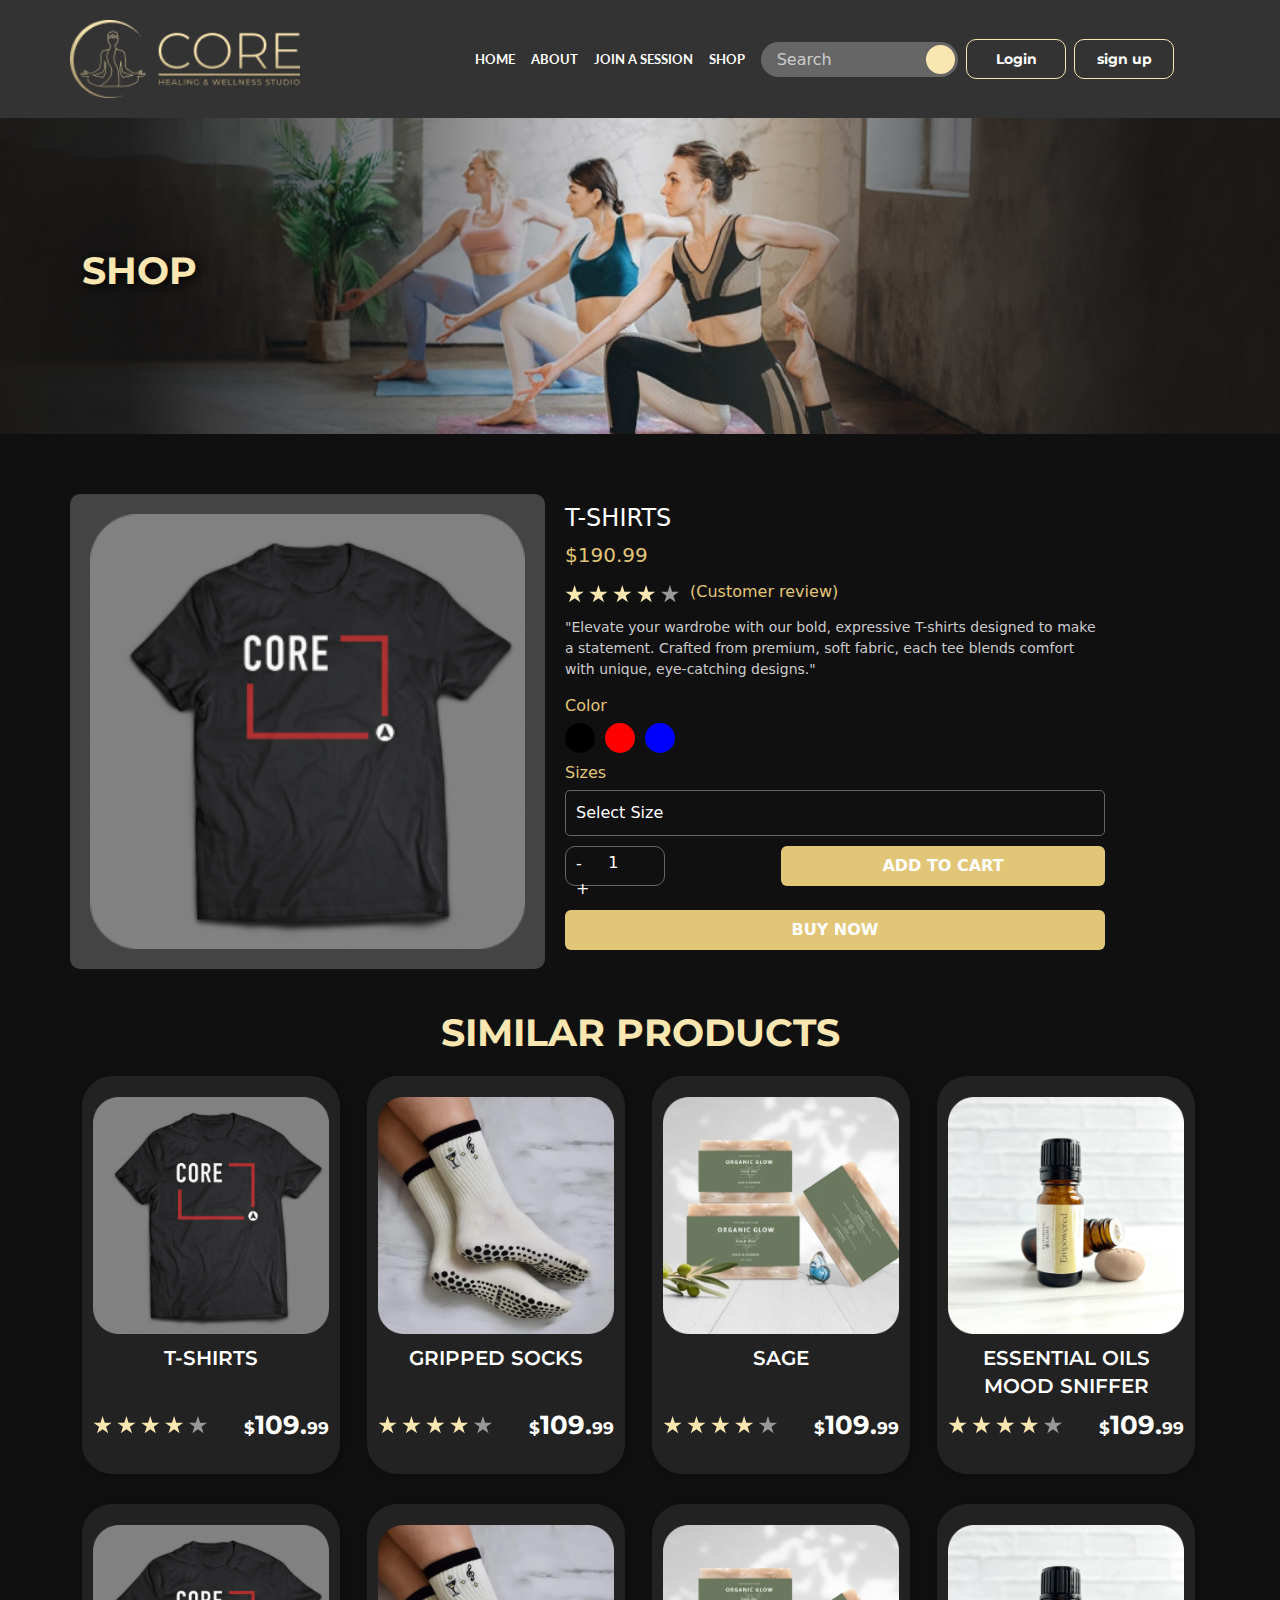
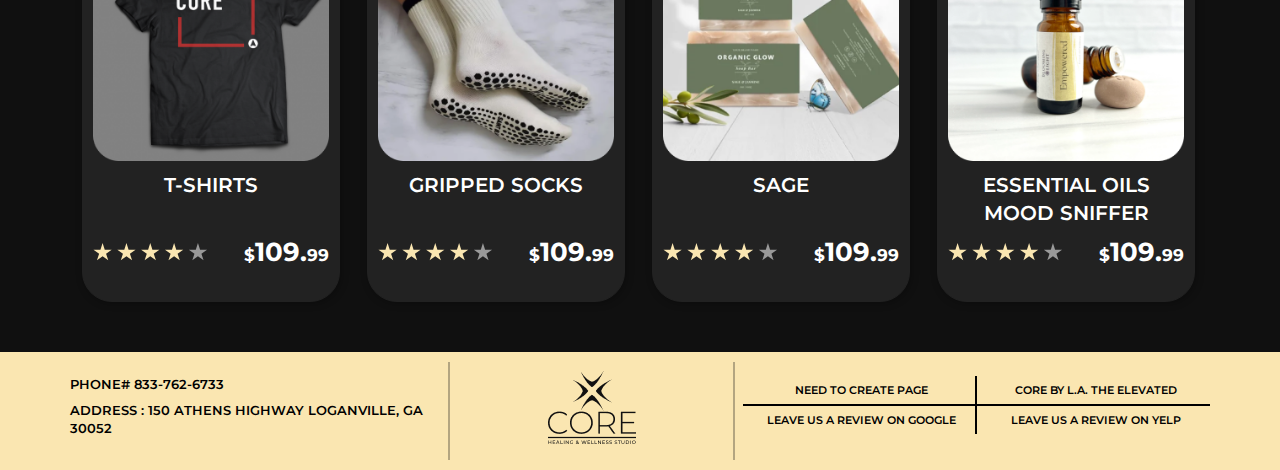
<file: single-product.html>
<!DOCTYPE html>
<html lang="en">
<head>
    <meta charset="UTF-8">
    <meta name="viewport" content="width=device-width, initial-scale=1.0">
    <title>yoga website</title>
    <link href="https://cdn.jsdelivr.net/npm/bootstrap@5.3.3/dist/css/bootstrap.min.css" rel="stylesheet" integrity="sha384-QWTKZyjpPEjISv5WaRU9OFeRpok6YctnYmDr5pNlyT2bRjXh0JMhjY6hW+ALEwIH" crossorigin="anonymous">
    <link rel="preconnect" href="https://fonts.googleapis.com">
    <link rel="preconnect" href="https://fonts.gstatic.com" crossorigin>
    <link href="https://fonts.googleapis.com/css2?family=Lato:ital,wght@0,100;0,300;0,400;0,700;0,900;1,100;1,300;1,400;1,700;1,900&display=swap" rel="stylesheet">
    <link rel="preconnect" href="https://fonts.googleapis.com">
<link rel="preconnect" href="https://fonts.gstatic.com" crossorigin>
<link href="https://fonts.googleapis.com/css2?family=Lato:ital,wght@0,100;0,300;0,400;0,700;0,900;1,100;1,300;1,400;1,700;1,900&family=Montserrat:ital,wght@0,100..900;1,100..900&display=swap" rel="stylesheet">
    <link rel="stylesheet" href="https://cdnjs.cloudflare.com/ajax/libs/font-awesome/6.6.0/css/all.min.css" integrity="sha512-Kc323vGBEqzTmouAECnVceyQqyqdsSiqLQISBL29aUW4U/M7pSPA/gEUZQqv1cwx4OnYxTxve5UMg5GT6L4JJg==" crossorigin="anonymous" referrerpolicy="no-referrer" />
    <link rel="stylesheet" href="style.css">
    <link rel="stylesheet" href="res.css">
</head>
<body>
        <div class="conatiner-fluid row-1">
            <div class="container">
                    <div class="row row-1-col-2">
                        <nav class="navbar navbar-expand-lg bg-body-tertiary">
                            <div class="container-fluid">
                              <a class="navbar-brand" href="index.html"><img class="logo-1" src="images/Logo.png" alt="logo"></a>
                              <button class="navbar-toggler" type="button" data-bs-toggle="collapse" data-bs-target="#navbarSupportedContent" aria-controls="navbarSupportedContent" aria-expanded="false" aria-label="Toggle navigation">
                                <i class="fa-solid my-icon fa-bars"></i>
                              </button>
                              <div class="collapse navbar-collapse" id="navbarSupportedContent">
                                <ul class="navbar-nav me-auto mb-2 mb-lg-0">
                                    <li class="nav-item">
                                      <a class="nav-link active" aria-current="page" href="index.html">HOME</a>
                                    </li>
                                    <li class="nav-item">
                                      <a class="nav-link active" aria-current="page" href="about.html">ABOUT</a>
                                    </li>
                                    <li class="nav-item">
                                      <a class="nav-link active" aria-current="page" href="join-a-session.html">JOIN A SESSION</a>
                                    </li>
                                    <li class="nav-item">
                                      <a class="nav-link active" aria-current="page" href="shop.html">SHOP</a>
                                    </li>
                                  </ul>
                                <form class="d-flex" role="search">
                                  <input class="form-in" type="search" placeholder="Search" aria-label="Search">
                                  <button class="but" type="submit"><i class="fa-solid fa-magnifying-glass"></i></button>
                                </form>
                                <div class="for-wi"></div>
            <a href="login.html" class="for-button-button sign sty none-mar">Login</a>
                                <a href="register.html"  class="for-button-button sign">sign up</a>
                              </div>
                            </div>
                          </nav>
                          <a href="cart.html"  class="cart-icon"><i class="fa-solid fa-cart-shopping"></i></a>
                    </div>
            </div>
        </div>
        <div class="conatiner-fluid row-2 about-row-2">
            <div class="conatiner-fluid row-2 about-row-2-for-gra">
            <div class="container">
              <div class="row">
                <div class="col-6 col-lg-6 col-md-6 col-sm-7 row-2-col about-row-2-col">
                    <h1>Shop</h1>
                      
                </div>
              </div>
            </div>
        </div>
        </div>

        <div class="conatiner-fluid row-3 shop-row-3">
            <div class="container">

                <div class="row single-row-1">
                    <div class="col-5 col-lg-5 col-md-6 col-sm-12 single-row-1-col-1">
                        <img src="images/Shop/image.png" alt="single-product">
                        <div class="row last-row"></div>
                    </div>
                    <div class="col-7 co-lg-7 col-md-6 col-sm-12 single-row-1-col-2">
                        <h4>T-SHIRTS</h4>
                        <h5>$190.99</h5>
                        <h5><svg class="svg-position" xmlns="http://www.w3.org/2000/svg" width="115" height="20" viewBox="0 0 115 20" fill="none">
                            <path d="M9.59605 0L11.7505 6.63071H18.7224L13.082 10.7287L15.2365 17.3594L9.59605 13.2614L3.95563 17.3594L6.11008 10.7287L0.469664 6.63071H7.4416L9.59605 0Z" fill="#FAE6B1"/>
                            <path d="M33.4339 0L35.5884 6.63071H42.5603L36.9199 10.7287L39.0744 17.3594L33.4339 13.2614L27.7935 17.3594L29.948 10.7287L24.3076 6.63071H31.2795L33.4339 0Z" fill="#FAE6B1"/>
                            <path d="M57.269 0.000244141L59.4234 6.63095H66.3953L60.7549 10.729L62.9094 17.3597L57.269 13.2617L51.6285 17.3597L53.783 10.729L48.1426 6.63095H55.1145L57.269 0.000244141Z" fill="#FAE6B1"/>
                            <path d="M81.1068 0L83.2612 6.63071H90.2332L84.5928 10.7287L86.7472 17.3594L81.1068 13.2614L75.4664 17.3594L77.6208 10.7287L71.9804 6.63071H78.9523L81.1068 0Z" fill="#FAE6B1"/>
                            <path d="M104.944 0L107.098 6.63071H114.07L108.43 10.7287L110.584 17.3594L104.944 13.2614L99.3032 17.3594L101.458 10.7287L95.8172 6.63071H102.789L104.944 0Z" fill="#999999"/>
                          </svg><span>(Customer review)</span></h5>
                          
                        <p>"Elevate your wardrobe with our bold, expressive T-shirts designed to make a statement. Crafted from premium, soft fabric, each tee blends comfort with unique, eye-catching designs."
                        </p>
                        <h6>Color</h6>
                        <div class="color-options">
                          <span class="color-box" style="background-color: #000000;" data-color="black"></span>
                          <span class="color-box" style="background-color: #ff0000;" data-color="red"></span>
                          <span class="color-box" style="background-color: #0000ff;" data-color="blue"></span>
                      </div>
                        <h6 class="sizes">Sizes</h6>
                        <select class="form-select sizes-select" aria-label="Default select example">
                          <option selected>Select Size</option>
                          <option value="1">Small</option>
                          <option value="2">Medium</option>
                          <option value="3">Large</option>
                          <option value="3">Extra Large</option>
                        </select>
                        <div class="col-6 single-button">
                            <div class="quantity quantity-container">
                                <button class="btn plus" onclick="decrement()">-</button>
                                <input type="number" id="quantity" value="1" min="0">
                                <button class="btn plus" onclick="increment()">+</button>
                            </div>
                            <a href="cart.html" type="submit" class="btn btn-primary submit-but single-but">ADD TO CART</a>
                            <a href="checkout.html" type="submit" class="btn btn-primary submit-but single-but buy-but">BUY NOW</a>
                        </div>
                    </div>
                </div>







                <div class="col-12 join-row-13 shop-row-13 single-join-row-5">
                  <h3><span>SIMILAR PRODUCTS</span></h3>
                </div>

                <div class="row shop-row-14">

                  <div class="col-3 col-lg-3 col-md-6 col-sm-12 shop-row-14-col">
                    <a href="single-product.html">
                      <div class="col-12 shop-row-14-col-col">
                              <img src="images/Shop/image.png" alt="product">
                              <h3>T-SHIRTS</h3>
                              <svg class="svg-position" xmlns="http://www.w3.org/2000/svg" width="115" height="20" viewBox="0 0 115 20" fill="none">
                                  <path d="M9.59605 0L11.7505 6.63071H18.7224L13.082 10.7287L15.2365 17.3594L9.59605 13.2614L3.95563 17.3594L6.11008 10.7287L0.469664 6.63071H7.4416L9.59605 0Z" fill="#FAE6B1"/>
                                  <path d="M33.4339 0L35.5884 6.63071H42.5603L36.9199 10.7287L39.0744 17.3594L33.4339 13.2614L27.7935 17.3594L29.948 10.7287L24.3076 6.63071H31.2795L33.4339 0Z" fill="#FAE6B1"/>
                                  <path d="M57.269 0.000244141L59.4234 6.63095H66.3953L60.7549 10.729L62.9094 17.3597L57.269 13.2617L51.6285 17.3597L53.783 10.729L48.1426 6.63095H55.1145L57.269 0.000244141Z" fill="#FAE6B1"/>
                                  <path d="M81.1068 0L83.2612 6.63071H90.2332L84.5928 10.7287L86.7472 17.3594L81.1068 13.2614L75.4664 17.3594L77.6208 10.7287L71.9804 6.63071H78.9523L81.1068 0Z" fill="#FAE6B1"/>
                                  <path d="M104.944 0L107.098 6.63071H114.07L108.43 10.7287L110.584 17.3594L104.944 13.2614L99.3032 17.3594L101.458 10.7287L95.8172 6.63071H102.789L104.944 0Z" fill="#999999"/>
                                </svg>

                                <h4><span>$</span>109.<span>99</span></h4>
                              </div></a>
                      </div>
                  <div class="col-3 col-lg-3 col-md-6 col-sm-12 shop-row-14-col">
                    <a href="single-product.html">
                      <div class="col-12 shop-row-14-col-col">
                              <img src="images/Shop/image-1.png" alt="product">
                              <h3>Gripped Socks</h3>
                              <svg class="svg-position" xmlns="http://www.w3.org/2000/svg" width="115" height="20" viewBox="0 0 115 20" fill="none">
                                  <path d="M9.59605 0L11.7505 6.63071H18.7224L13.082 10.7287L15.2365 17.3594L9.59605 13.2614L3.95563 17.3594L6.11008 10.7287L0.469664 6.63071H7.4416L9.59605 0Z" fill="#FAE6B1"/>
                                  <path d="M33.4339 0L35.5884 6.63071H42.5603L36.9199 10.7287L39.0744 17.3594L33.4339 13.2614L27.7935 17.3594L29.948 10.7287L24.3076 6.63071H31.2795L33.4339 0Z" fill="#FAE6B1"/>
                                  <path d="M57.269 0.000244141L59.4234 6.63095H66.3953L60.7549 10.729L62.9094 17.3597L57.269 13.2617L51.6285 17.3597L53.783 10.729L48.1426 6.63095H55.1145L57.269 0.000244141Z" fill="#FAE6B1"/>
                                  <path d="M81.1068 0L83.2612 6.63071H90.2332L84.5928 10.7287L86.7472 17.3594L81.1068 13.2614L75.4664 17.3594L77.6208 10.7287L71.9804 6.63071H78.9523L81.1068 0Z" fill="#FAE6B1"/>
                                  <path d="M104.944 0L107.098 6.63071H114.07L108.43 10.7287L110.584 17.3594L104.944 13.2614L99.3032 17.3594L101.458 10.7287L95.8172 6.63071H102.789L104.944 0Z" fill="#999999"/>
                                </svg>

                                <h4><span>$</span>109.<span>99</span></h4>
                      </div>
                    </a>
                  </div>
<div class="col-3 col-lg-3 col-md-6 col-sm-12 shop-row-14-col">
                    <a href="single-product.html">
                      <div class="col-12 shop-row-14-col-col">
                              <img src="images/Shop/image-2.png" alt="product">
                              <h3>SAGE</h3>
                              <svg class="svg-position" xmlns="http://www.w3.org/2000/svg" width="115" height="20" viewBox="0 0 115 20" fill="none">
                                  <path d="M9.59605 0L11.7505 6.63071H18.7224L13.082 10.7287L15.2365 17.3594L9.59605 13.2614L3.95563 17.3594L6.11008 10.7287L0.469664 6.63071H7.4416L9.59605 0Z" fill="#FAE6B1"/>
                                  <path d="M33.4339 0L35.5884 6.63071H42.5603L36.9199 10.7287L39.0744 17.3594L33.4339 13.2614L27.7935 17.3594L29.948 10.7287L24.3076 6.63071H31.2795L33.4339 0Z" fill="#FAE6B1"/>
                                  <path d="M57.269 0.000244141L59.4234 6.63095H66.3953L60.7549 10.729L62.9094 17.3597L57.269 13.2617L51.6285 17.3597L53.783 10.729L48.1426 6.63095H55.1145L57.269 0.000244141Z" fill="#FAE6B1"/>
                                  <path d="M81.1068 0L83.2612 6.63071H90.2332L84.5928 10.7287L86.7472 17.3594L81.1068 13.2614L75.4664 17.3594L77.6208 10.7287L71.9804 6.63071H78.9523L81.1068 0Z" fill="#FAE6B1"/>
                                  <path d="M104.944 0L107.098 6.63071H114.07L108.43 10.7287L110.584 17.3594L104.944 13.2614L99.3032 17.3594L101.458 10.7287L95.8172 6.63071H102.789L104.944 0Z" fill="#999999"/>
                                </svg>

                                <h4><span>$</span>109.<span>99</span></h4>
                      </div>
                    </a>
                  </div>
                
                  <div class="col-3 col-lg-3 col-md-6 col-sm-12 shop-row-14-col">
                    <a href="single-product.html">
                      <div class="col-12 shop-row-14-col-col">
                              <img src="images/Shop/image-3.png" alt="product">
                              <h3>Essential Oils
                                  Mood Sniffer</h3>
                              <svg class="svg-position" xmlns="http://www.w3.org/2000/svg" width="115" height="20" viewBox="0 0 115 20" fill="none">
                                  <path d="M9.59605 0L11.7505 6.63071H18.7224L13.082 10.7287L15.2365 17.3594L9.59605 13.2614L3.95563 17.3594L6.11008 10.7287L0.469664 6.63071H7.4416L9.59605 0Z" fill="#FAE6B1"/>
                                  <path d="M33.4339 0L35.5884 6.63071H42.5603L36.9199 10.7287L39.0744 17.3594L33.4339 13.2614L27.7935 17.3594L29.948 10.7287L24.3076 6.63071H31.2795L33.4339 0Z" fill="#FAE6B1"/>
                                  <path d="M57.269 0.000244141L59.4234 6.63095H66.3953L60.7549 10.729L62.9094 17.3597L57.269 13.2617L51.6285 17.3597L53.783 10.729L48.1426 6.63095H55.1145L57.269 0.000244141Z" fill="#FAE6B1"/>
                                  <path d="M81.1068 0L83.2612 6.63071H90.2332L84.5928 10.7287L86.7472 17.3594L81.1068 13.2614L75.4664 17.3594L77.6208 10.7287L71.9804 6.63071H78.9523L81.1068 0Z" fill="#FAE6B1"/>
                                  <path d="M104.944 0L107.098 6.63071H114.07L108.43 10.7287L110.584 17.3594L104.944 13.2614L99.3032 17.3594L101.458 10.7287L95.8172 6.63071H102.789L104.944 0Z" fill="#999999"/>
                                </svg>

                                <h4><span>$</span>109.<span>99</span></h4>
                      </div>
                    </a>
                  </div>
                  <div class="col-3 col-lg-3 col-md-6 col-sm-12 shop-row-14-col">
                    <a href="single-product.html">
                      <div class="col-12 shop-row-14-col-col">
                              <img src="images/Shop/image.png" alt="product">
                              <h3>T-SHIRTS</h3>
                              <svg class="svg-position" xmlns="http://www.w3.org/2000/svg" width="115" height="20" viewBox="0 0 115 20" fill="none">
                                  <path d="M9.59605 0L11.7505 6.63071H18.7224L13.082 10.7287L15.2365 17.3594L9.59605 13.2614L3.95563 17.3594L6.11008 10.7287L0.469664 6.63071H7.4416L9.59605 0Z" fill="#FAE6B1"/>
                                  <path d="M33.4339 0L35.5884 6.63071H42.5603L36.9199 10.7287L39.0744 17.3594L33.4339 13.2614L27.7935 17.3594L29.948 10.7287L24.3076 6.63071H31.2795L33.4339 0Z" fill="#FAE6B1"/>
                                  <path d="M57.269 0.000244141L59.4234 6.63095H66.3953L60.7549 10.729L62.9094 17.3597L57.269 13.2617L51.6285 17.3597L53.783 10.729L48.1426 6.63095H55.1145L57.269 0.000244141Z" fill="#FAE6B1"/>
                                  <path d="M81.1068 0L83.2612 6.63071H90.2332L84.5928 10.7287L86.7472 17.3594L81.1068 13.2614L75.4664 17.3594L77.6208 10.7287L71.9804 6.63071H78.9523L81.1068 0Z" fill="#FAE6B1"/>
                                  <path d="M104.944 0L107.098 6.63071H114.07L108.43 10.7287L110.584 17.3594L104.944 13.2614L99.3032 17.3594L101.458 10.7287L95.8172 6.63071H102.789L104.944 0Z" fill="#999999"/>
                                </svg>

                                <h4><span>$</span>109.<span>99</span></h4>
                              </div></a>
                      </div>
                  <div class="col-3 col-lg-3 col-md-6 col-sm-12 shop-row-14-col">
                    <a href="single-product.html">
                      <div class="col-12 shop-row-14-col-col">
                              <img src="images/Shop/image-1.png" alt="product">
                              <h3>Gripped Socks</h3>
                              <svg class="svg-position" xmlns="http://www.w3.org/2000/svg" width="115" height="20" viewBox="0 0 115 20" fill="none">
                                  <path d="M9.59605 0L11.7505 6.63071H18.7224L13.082 10.7287L15.2365 17.3594L9.59605 13.2614L3.95563 17.3594L6.11008 10.7287L0.469664 6.63071H7.4416L9.59605 0Z" fill="#FAE6B1"/>
                                  <path d="M33.4339 0L35.5884 6.63071H42.5603L36.9199 10.7287L39.0744 17.3594L33.4339 13.2614L27.7935 17.3594L29.948 10.7287L24.3076 6.63071H31.2795L33.4339 0Z" fill="#FAE6B1"/>
                                  <path d="M57.269 0.000244141L59.4234 6.63095H66.3953L60.7549 10.729L62.9094 17.3597L57.269 13.2617L51.6285 17.3597L53.783 10.729L48.1426 6.63095H55.1145L57.269 0.000244141Z" fill="#FAE6B1"/>
                                  <path d="M81.1068 0L83.2612 6.63071H90.2332L84.5928 10.7287L86.7472 17.3594L81.1068 13.2614L75.4664 17.3594L77.6208 10.7287L71.9804 6.63071H78.9523L81.1068 0Z" fill="#FAE6B1"/>
                                  <path d="M104.944 0L107.098 6.63071H114.07L108.43 10.7287L110.584 17.3594L104.944 13.2614L99.3032 17.3594L101.458 10.7287L95.8172 6.63071H102.789L104.944 0Z" fill="#999999"/>
                                </svg>

                                <h4><span>$</span>109.<span>99</span></h4>
                      </div>
                    </a>
                  </div>
<div class="col-3 col-lg-3 col-md-6 col-sm-12 shop-row-14-col">
                    <a href="single-product.html">
                      <div class="col-12 shop-row-14-col-col">
                              <img src="images/Shop/image-2.png" alt="product">
                              <h3>SAGE</h3>
                              <svg class="svg-position" xmlns="http://www.w3.org/2000/svg" width="115" height="20" viewBox="0 0 115 20" fill="none">
                                  <path d="M9.59605 0L11.7505 6.63071H18.7224L13.082 10.7287L15.2365 17.3594L9.59605 13.2614L3.95563 17.3594L6.11008 10.7287L0.469664 6.63071H7.4416L9.59605 0Z" fill="#FAE6B1"/>
                                  <path d="M33.4339 0L35.5884 6.63071H42.5603L36.9199 10.7287L39.0744 17.3594L33.4339 13.2614L27.7935 17.3594L29.948 10.7287L24.3076 6.63071H31.2795L33.4339 0Z" fill="#FAE6B1"/>
                                  <path d="M57.269 0.000244141L59.4234 6.63095H66.3953L60.7549 10.729L62.9094 17.3597L57.269 13.2617L51.6285 17.3597L53.783 10.729L48.1426 6.63095H55.1145L57.269 0.000244141Z" fill="#FAE6B1"/>
                                  <path d="M81.1068 0L83.2612 6.63071H90.2332L84.5928 10.7287L86.7472 17.3594L81.1068 13.2614L75.4664 17.3594L77.6208 10.7287L71.9804 6.63071H78.9523L81.1068 0Z" fill="#FAE6B1"/>
                                  <path d="M104.944 0L107.098 6.63071H114.07L108.43 10.7287L110.584 17.3594L104.944 13.2614L99.3032 17.3594L101.458 10.7287L95.8172 6.63071H102.789L104.944 0Z" fill="#999999"/>
                                </svg>

                                <h4><span>$</span>109.<span>99</span></h4>
                      </div>
                    </a>
                  </div>
                
                  <div class="col-3 col-lg-3 col-md-6 col-sm-12 shop-row-14-col">
                    <a href="single-product.html">
                      <div class="col-12 shop-row-14-col-col">
                              <img src="images/Shop/image-3.png" alt="product">
                              <h3>Essential Oils
                                  Mood Sniffer</h3>
                              <svg class="svg-position" xmlns="http://www.w3.org/2000/svg" width="115" height="20" viewBox="0 0 115 20" fill="none">
                                  <path d="M9.59605 0L11.7505 6.63071H18.7224L13.082 10.7287L15.2365 17.3594L9.59605 13.2614L3.95563 17.3594L6.11008 10.7287L0.469664 6.63071H7.4416L9.59605 0Z" fill="#FAE6B1"/>
                                  <path d="M33.4339 0L35.5884 6.63071H42.5603L36.9199 10.7287L39.0744 17.3594L33.4339 13.2614L27.7935 17.3594L29.948 10.7287L24.3076 6.63071H31.2795L33.4339 0Z" fill="#FAE6B1"/>
                                  <path d="M57.269 0.000244141L59.4234 6.63095H66.3953L60.7549 10.729L62.9094 17.3597L57.269 13.2617L51.6285 17.3597L53.783 10.729L48.1426 6.63095H55.1145L57.269 0.000244141Z" fill="#FAE6B1"/>
                                  <path d="M81.1068 0L83.2612 6.63071H90.2332L84.5928 10.7287L86.7472 17.3594L81.1068 13.2614L75.4664 17.3594L77.6208 10.7287L71.9804 6.63071H78.9523L81.1068 0Z" fill="#FAE6B1"/>
                                  <path d="M104.944 0L107.098 6.63071H114.07L108.43 10.7287L110.584 17.3594L104.944 13.2614L99.3032 17.3594L101.458 10.7287L95.8172 6.63071H102.789L104.944 0Z" fill="#999999"/>
                                </svg>

                                <h4><span>$</span>109.<span>99</span></h4>
                      </div>
                    </a>
                  </div>
                </div>
    </div>
</div>

     <div class="conatiner-fluid footer">
              <div class="container">
                <div class="row none-mar">
                <div class="col-4 col-lg-4 col-md-12 col-sm-12  footer-col-1">
                  <div class="inner-1">
                   <h4>Phone# 833-762-6733</h4>
                   <h4>Address : 150 Athens Highway Loganville, GA 30052</h4>
                  </div>
                </div>
                <div class="col-3 col-lg-3 col-md-12 col-sm-12 footer-col-2">
                  <div class="inner-col ">
                  <a href="index.html" class="footer-col-2-a-1"><img src="images/Vector-1.png" alt="footer-logo"></a>
                  <a href="index.html"  class="footer-col-2-a-2"><img src="images/Vector.png" alt="footer-logo"></a>
                </div>
                </div>
                  
                <div class="col-5 col-lg-5 col-md-12 col-sm-12 footer-col-3">
                          <div class="col-6  footer-col-3-col-1">
                            <h5 class="footer-col-3-col-1-h5"><span><i class="fa-brands fa-instagram"></i></span>Need to create page</h5>
                            <h5><span><i class="fa-solid fa-g"></i></span>LEAVE US A REVIEW on GOOGLe</h5>
                          </div>
                          <div class="col-6 footer-col-3-col-2">
                            <h5 class="footer-col-3-col-1-h5"><span><i class="fa-brands fa-youtube"></i></span>CORE BY L.a. THE ELEVATED</h5>
                            <h5><span><i class="fa-solid fa-clover"></i></span>LEAVE US A REVIEW on Yelp</h5>  
                          </div>

                </div>
            </div>
              </div>
      </div>













      <script>
        function increment() {
            let input = document.getElementById('quantity');
            input.value = parseInt(input.value) + 1;
        }

        function decrement() {
            let input = document.getElementById('quantity');
            if (input.value > 0) {
                input.value = parseInt(input.value) - 1;
            }
        }
    </script>
      </script>
    <script src="https://cdn.jsdelivr.net/npm/bootstrap@5.3.3/dist/js/bootstrap.bundle.min.js" integrity="sha384-YvpcrYf0tY3lHB60NNkmXc5s9fDVZLESaAA55NDzOxhy9GkcIdslK1eN7N6jIeHz" crossorigin="anonymous"></script>
  
</body>
</html>
</file>
<file: style.css>
*{
    list-style-type: none;
    text-decoration: none !important;
    padding: none !important;
    margin: none;
}
.row-1{
    background: rgba(51, 51, 51, 1);
    padding: 20px 0;
}
.container,.container-fluid,.row{
    padding: 0 !important;
    /* margin: 0 !important; */
}
.join-row-14-col-col-1:hover{
    background:none !important;
    border: 2px solid #FAE6B1;
    transition: 0.5s all;
}
.calen{font-size: 16px;
        width: 100%;
        color: #FAE6B1;
        font-family: Lato !important;
        margin: 15px 0 15px 0 !important;}
.bg-body-tertiary {
    --bs-bg-opacity: 0;
}
 input[type="date"]::-webkit-calendar-picker-indicator {
            filter: invert(1);}
.calender-in{
    font-family: Lato;
    font-size: 16px;
    width: 200px;
    height: 34px;
    background: none;
    color: #fff !important;
    border: 1px solid #6666 !important;
    outline: none;
    border-radius: 5px;
    text-align: center;
    margin: 10px 0 20px 0;
}

.for-hooome{
    background-position: right center !important;
}
.nav-item{
    float: right !important;
    font-size: clamp(12px, 1vw, 18px);
    padding-right: 16px ;
    
}
.navbar-nav .nav-link.active, .navbar-nav .nav-link.show {
    font-family: Lato !important;
    color: #fff !important  ;
    padding-right: 0;
    font-weight: 700;
    padding-left:0 ;
    line-height: 21.6px !important;
    border-bottom: 1px solid transparent;
    display: inline-block;
}
.active{
    padding-bottom:0  ;
    margin-bottom: 15px;
    /* padding-top:20px  ; */
}
.nav-link.active:hover{
    color: #FAE6B1 !important;
    border-bottom: 1px solid #FAE6B1 !important;
    /* transition: 1s all; */
}
.mb-2 {
    margin: 10px 0;
}
.navbar-toggler{
    border: none;
    position: absolute;
    right: 55px;
    top: 16px;
}
.my-icon {
    font-size: 30px;
    color: #FAE6B1;
}
.navbar-toggler:focus {
    box-shadow: none;
}
.me-auto {
    margin-left: auto !important;
    margin-right: 0 !important;
}
.d-flex{
    border-radius: 20px !important;
    background-color: #666666;
    overflow: hidden;
    width: 197px;
    height: 35px;
    display:block !important;

}
.logo-1{
    width:100%;
}
.navbar-brand {
    padding: 0;
    width: 230px;
}
.navbar {
    padding: 0;
    text-align: center;
    width: 100%;
}
.form-in{
    margin-right: 0 !important;
    background: none;
    border: none;
    outline: none;
    text-indent: 10px;
    width: 80%;
    height: 35px;
    color:#fff !important;
}
.form-in::placeholder{
    color: #CCCCCC;
    font-size: 16px;
}
.but{
    height: 29px;
    width: 29px;
    margin: 3px 3px 3px 0;
    background-color: #FAE6B1;
    border-radius: 100px;
    border: none;
    float: right;
    outline: none;
}
.row-2{
    background-image: url('images/image.jpg');
    background-position: center center;
    background-size: cover;
    background-repeat: no-repeat;
    padding: 130px 0;
}
.row-2-col h1{
    font-size: clamp(25px, 3vw, 40px);
    color: #FAE6B1;
    font-family: Montserrat;
    margin-bottom: 45px;
    text-transform: uppercase;
    text-shadow: 2px 2px 10px #000;
    font-weight: 700;
}
.row-2-col h1 span{
    color: #fff; 
}
.row-2-col h2{
    font-size: clamp(18px, 2vw, 30px);
    color: #fff;
    font-family: Montserrat;
    text-shadow: 1px 1px 5px rgba(0, 0, 0, 0.50);
}
.row-3{
    padding: 60px 0;
    background: #101010;
    /* position: relative; */
}
.row-3-col-1{
    padding: 0;
}
.row-3-col-1 h3,.new-col{
    color: #FAE6B1;
    font-family: Montserrat;
    font-weight: 700;
    text-transform: uppercase;
    font-size: clamp(22px, 2vw, 30px);
    margin-bottom: 15px;
}
.row-3-col-1 p{
    color: #FFFFFF;
    font-size: clamp(0.9rem, 1vw, 1.1rem);
    line-height: 24px;
}
.row-3-col-2{
    float: right;
    padding: 0;
    /* display: flex; */
}
.row-3-row{
    justify-content: space-between;
    display: flex;
}
.row-3-col-2-col-1,.row-3-col-2-col-2{
    padding: 10px;
    border-radius: 22.155px;
    background: rgba(236, 216, 165, 0.80);
    text-align: center;
    width: 48.5%;
    display: inline-block;
    height: 210px;
    
}
.row-3-col-2-col-1 h4,.row-3-col-2-col-2 h4,.row-3-col-2-col-3 h4{
    font-size: clamp(1.1rem, 2vw, 1.5rem) ;
    color: #111;
font-family: Montserrat;
font-style: normal;
font-weight: 700;
line-height: normal;
text-transform: uppercase;
margin-bottom: 5px;
}
.row-3-col-2-col-2 h4{
    color: #FAE6B1;
}
.row-3-col-2-col-1 p,.row-3-col-2-col-2 p,.row-3-col-2-col-3 p{
    color: #333;
text-align: center;
font-family: Montserrat;
font-size: clamp(0.70rem, 2vw, 0.75rem) ;
font-style: normal;
font-weight: 500;
line-height: 14px; /* 116.667% */
margin: 0;
overflow: hidden;
height: 152px;
}
.row-3-col-2-col-3 p{
    height: 55px;
    overflow: hidden;
}
.row-3-col-2-col-2 p{
    color: #fff;
}
.row-3-col-2-col-2{
    float: right;
    background-color: #CCCCCC80;
}
.row-3-col-2-col-3{
    border-radius: 30px;
     background: #FAE6B1;
     padding: 10px 10px 5% 10px;
     height: 110px;
     text-align: center;
     margin: 10px 0 0 0;
     overflow: hidden;
}
.row-4{
    text-align: center;
}
.new-col{
    margin: 60px 0;
}
.row-3-row-2{
    display: flex;
}
.row-3-row-2-col-1{
    padding-right: 5px;
    margin: 20px 0 0 0;
}
.col-dash{
    width: clamp(370px, 31vw, 610px);
    height: 331px;
border-radius: 30px;
border: 3px dashed #FAE6B1;
}
.row-3-row-2-col-2{
    display: flex;
    justify-content: center;
    align-items: center;
    position: relative;
    padding: 0;
    height: 415px;
}
.col-dash-img-1{
    width: 50%;
border-radius: 30px;
position: absolute;
top: 0;
left: 0;
}
.col-dash-img-2{
    width: clamp(370px, 28vw, 611px);
    height: 321px;
border-radius: 30px;
position: absolute;
bottom: 0;
right: 0;
z-index: 100;
}
.row{
    margin: 0 !important;
}
.for-border{
    border-radius: 30px;
border: 2px solid rgba(250, 230, 177, 0.50);
background: rgba(250, 230, 177, 0.05);
padding: 0 !important;
height: 5px;
margin: 50px 0 !important;
width: 100%;
}
.row-3-row-2-col-1-copy{
    padding: 0 0 0 10px;
}
.for-mar{
    margin-top: clamp(20px, 2%, 200px);
}
.col-dash-img-1-copy{
    width: 50%;
border-radius: 30px;
position: absolute;
top: 0;
right: 0;
}
.col-dash-img-2-copy{
    left: 0;
}
.col-dash-img-1-copy-2{
    z-index: 100;
}
.col-dash-img-2-copy-2{
    z-index: 50;
}
.footer{
    background-color: #FAE6B1;
    padding: 10px 0;
}
.footer-col-1,.footer-col-3{
    padding: 14px 0;
}
.footer-col-1,.footer-col-2{
    border-right: 2px solid rgba(17, 17, 17, 0.30);
    display:flex;
    align-items:center;
    
}
.footer-col-1 h4{
    color: #000;
font-family: Montserrat;
font-size: clamp(11px, 1vw, 14px);
font-style: normal;
font-weight: 600;
line-height: 18px;
text-transform: uppercase;
}
.inner-col{
    width: 88px;
height: 79.995px;
text-align: center;
}
.footer-col-2{
    text-align: center;
    display: flex;
    align-items: center;
    justify-content: center;
}
.footer-col-3{
    padding-left:8px   ;
}
.footer-col-3-col-1{
    display: inline-block;
    text-align: center;
}
.footer-col-3-col-2{
    float: right;
    text-align: center;
}
.footer-col-3-col-1 h5,.footer-col-3-col-2 h5{
    color: #000;
-webkit-text-stroke-width: 0.15000000596046448;
-webkit-text-stroke-color: #000;
font-family: Montserrat;
font-size: clamp(11px, 0.5vw, 14px) ;
font-style: normal;
font-weight: 600;
line-height: 18px; /* 128.571% */
text-transform: uppercase;
display: block;
margin: 0;
padding: 5px 0;
}
.footer-col-3-col-1 h5 span,.footer-col-3-col-2 h5 span{
    padding-right: 5px;
}
.footer-col-3-col-1 h5{
    border-right: 2px solid #000;
}
.may{
    margin:0 !important;
}
.footer-col-3-col-1-h5{
    border-bottom: 2px solid #000;
}

.about-row-2{
    background-image: url('images/image 8.jpg');
    padding: 0;
}
.about-row-2-for-gra{
    background: linear-gradient(90deg, rgba(16, 16, 16, 0.90) 10%, rgba(16, 16, 16, 0.50) 30%, rgba(250, 230, 177, 0.05) 50%, rgba(127, 118, 92, 0.29) 60.5%, rgba(16, 16, 16, 0.50) 70%, rgba(16, 16, 16, 0.90) 90%);
}
.about-row-2-col h1{
    margin-bottom: 10px;
}
.about-row-3-col-1 h3{
    padding-right: 48%;
}
.about-row-3-col-2{
    overflow: hidden;
    border-radius: 30px;
    text-align: right;
    padding-left: 2%;
    margin: auto;
    height: 445px;
}
.about-row-3-col-2 img{
   width: 100%;
   height: 100%;
   border-radius: 30px;
}
.about-new-col{
    margin-top: 10px;
}
.about-row-5{
    justify-content: space-between;
    text-align: center;
    row-gap: 10px;
}
.about-row-5-col{
    text-align: center;
    margin: auto;
}
.about-row-5-col img{
    width: 100%;
    margin-bottom: 20px;
}
.about-row-5-col h5{
    color: #FAE6B1;
font-family: Montserrat;
font-size: clamp(28px, 2.5vw, 32px);
font-style: normal;
font-weight: 700;
line-height: normal;
text-transform: uppercase;
}
.about-row-5-col h6{
    color: #CCC;
font-family: Montserrat;
font-size: clamp(24px, 2vw, 24px);
font-style: normal;
font-weight: 600;
line-height: normal;
text-transform: uppercase;
}
.join-row-3{
    text-align: center;
    margin-bottom: 30px;
}
.join-row-3 h3{
    color: #FAE6B1;
font-family: Montserrat;
font-size: clamp(16px, 2vw, 40px);
font-style: normal;
font-weight: 700;
line-height: normal;
text-transform: uppercase;
padding: 0 8%;
}
.join-row-3 h3 span{
    color: #FFF;
    font-size: clamp(12px, 1.8vw, 31px);
font-style: normal;
font-weight: 700;
line-height: normal;
text-transform: uppercase;
}
.right-border{
    width: 13%;
    border-radius: 30px;
    height: 1px;
    border: 1px solid #FAE6B1;
    position: absolute;
    top: 14px;
    right: 0;
}

.join-row-5-col{
    border-radius: 30px;
    border: 2.5px solid #222;
    padding: 20px;
    margin: auto;
}
.join-row-5-col h5{
    margin-bottom: 20px;
}
.join-row-5-col h6{
    font-size: clamp(12px, 1vw, 16px);
    color: #FFF;
font-style: normal;
font-weight: 500;
line-height: 24px; /* 120% */
}
.join-row-5-col-color{
    background: #222222;
}
.join-row-4{
    text-align: right;
    margin: 30px 0;
}
.join-row-4 h3{
   padding: 0 0 0 61%;
} 
.right-border-2{
    left: 0;
    top: 80%;
}
.row-10{
    position: relative;
}
.right-border-2{
    top: 14px;
    left: 0;
    width: 52%;
}
.join-row-11{
    background-image: url('images/image 17.jpg');
    background-position: center center;
    background-repeat: no-repeat;
    background-size: cover;
    display: grid;
}
.join-row-12{
    padding: 30px 0;
    background: rgba(250, 230, 177, 0.70);
}
.join-row-12-col{
    text-align: center;
    /* display: inline-block; */
}
.join-row-12-col h3{
    color: #111;
font-family: Montserrat;
font-size: clamp(27px, 1vw, 40px);
font-style: normal;
font-weight: 700;
line-height: normal;
text-transform: uppercase;
padding: 0 5%;
}
.join-row-12-col h3 span{
    color: #333;
}
.join-row-12-col-h4-is{
    display: inline-block;
    padding: 0 !important;
    margin-top: 22px;
}
.join-row-12-col-h4-is span{
    font-size: clamp(20px, 2vw, 32px);
}
.join-row-13 h3{
    color: #FFF;
text-align: center;
font-family: Montserrat;
font-size: clamp(22px, 3vw, 40px);
font-style: normal;
font-weight: 700;
line-height: normal;
text-transform: uppercase;
margin: 50px 0;
}
.join-row-13 h3 span{
    color: #FAE6B1;
    margin: 0 0 30px 0;
}
.join-row-14{
    row-gap: 12px;
}
.join-row-14-col-col{
    width: 99%;
    border: 2px solid #FAE6B1;
    margin: auto;
    padding: 30px 0;
    border-radius: 50px;
    text-align:center;
   
}
.join-row-14-col-col-1{
    border: none;
    background:rgba(250, 230, 177, 0.10);
    border:2px solid rgba(250, 230, 177, 0.10);
}
.join-row-14-col-col h4{
    color: #FAE6B1;
text-align: center;
font-family: Montserrat;
font-size: clamp(20px, 3vw, 34px);
font-style: normal;
font-weight: 700;
line-height: normal;
text-transform: uppercase;
}
.join-row-14-col-col h5{
    color: #FFF;
text-align: center;
font-family: Montserrat;
font-size: clamp(18px, 1.5vw, 28px);
font-style: normal;
font-weight: 700;
line-height: normal;
text-transform: uppercase;

}
.join-row-14-col-col-mar{
    margin: 24px 0 0 0;
}
.join-row-14-col-col h6{
    color: #FFF;
text-align: center;
font-family: Montserrat;
font-size: clamp(18px, 1vw, 28px);
font-style: normal;
font-weight: 600;
line-height: normal;
text-transform: uppercase;
margin: 20px 0 20px 0;
padding: 0 10%;
}
.join-row-20-col{
    text-align: center;
}
.join-dash{
    width: 68%;
height: 130px;
border: 3px dashed #444444;
}
.join-col-dash-img-1-copy{
    width: 50%;
height: 100px;
border-radius: 20px;
top: 10px;
}
.join-col-dash-img-2{
    width: 72%;
height: 130px;
border-radius: 20px;
}
.join-row-3-row-2-col-2{
    height: 198px;
}
.join-row-20-col h4{
    color: #FAE6B1;
font-family: Montserrat;
font-size:16px;
font-style: normal;
font-weight: 700;
overflow:hidden;
text-transform: uppercase;
margin: 20px 0 0 0;
height: 40px;
}
.join-row-20-col h5{
    color: #FFF;
text-align: center;
font-family: Montserrat;
font-size:  clamp(14px, 1vw, 20px);
font-style: normal;
font-weight: 700;
line-height: normal;
text-transform: uppercase;
margin-bottom:20px;
}
.join-row-20-col h5 span{
    color: #FAE6B1;
}
.join-row-20{
    row-gap: 15 px;
}
.shop-row-13 h3{
    margin-top: 0;
}
.shop-row-14{
    margin: 20px 0;
    row-gap: 30px;
    margin: 20px 0 !important;
}
.shop-row-14-col-col{
    width: 99%;
    background-color: #222222;
    padding: 20px 10px;
    border-radius: 30px;
    text-align: center;
    display: inline-block;
border: 1.548px solid #222;
background: #222;
box-shadow: 1.548px 1.548px 7.741px 0px rgba(0, 0, 0, 0.25);
}
.shop-row-14-col-col img{
    width: 100%;
}
.shop-row-14-col-col h3{
    color: #FFF;
font-family: Montserrat;
font-size: clamp(20px, 1.5vw,28px);
font-style: normal;
font-weight: 600;
line-height: 28px; /* 100% */
margin: 10px 0;
height: 54px;
text-transform: uppercase;
}
.svg-position{
    float: left;
    margin: 8px 0 0 0;
}
.shop-row-14-col-col h4{
    color: #FFF;
font-family: Montserrat;
font-size:clamp(22px,2vw, 36px);
font-style: normal;
font-weight: 700;
line-height: 34.301px;
float: right;
}
.shop-row-14-col-col h4 span{
font-size:clamp(14px,1.3vw, 28px);

}
.for-button{
    text-align: center;
    margin-top: 50px;

}
.for-button-button{
    padding: 10px 0;
    width: 196px;
    text-align: center;
    border-radius: 40px;
    background: #FAE6B1;
    margin: auto;
    border: none;
    color: #000;
font-family: Montserrat;
font-size: 18px;
font-style: normal;
font-weight: 700;
line-height: normal;
}
.for-button-button span i{
    font-size: 20px;
    margin: 2px 5px 0 0 ;
}
.for-hori{
    width: 54px;
height: 2px;
border-radius: 30px 0px 0px 30px;
background: #333;
display: inline-block;
}
.sty{
    margin-right: 0 !important;
}
.sign{
    width: auto;
    font-size: clamp(14px,1vw,18px);
    border-radius: 10px;
    background: none !important;
    border: 1px solid #FAE6B1 !important;
    color: #fff;
    margin-right: 36px;
    margin-left: 8px;
    padding: 10px 0;
    width: 100px !important;
}
.sign:hover{
    background-color: #FAE6B1 !important;
    color:#000;
    transition: 0.6s all;
}
.shop-row-3{
    padding-bottom: 30px;
}
.login-row-1{
    height: 100vh;
    padding: 0;
    
}
.login-row-1-col{
    height: auto;
    width: 310px;
    padding: 60px 5px 0 5px;
    text-align: center;
}
.login-row-1-col-1{
    display: flex;
    justify-content: center;
    align-items: center;
}
.login-row-1-col form{
    background-color: #fff;
    padding: 20px;
    border-radius: 5px;
    text-align: left;
    
}
.login-row-1-col h1{
    color: #fff;
}
.form-label,.form-check-label{
    color: #666666;
    font-size: 14px;
}
.form-label{
    margin-bottom: 0;
}
.submit-but{
    background-color: #e2c678;
    color: #fff;
    display: block !important;
    text-align: center;
    width: 100%;
    border:2px solid #e2c678;
    font-weight: 700;
}
.submit-but:hover{
    color: #000;
    background-color: #e2c678 !important;
    border:2px solid #e2c678 !important;
}
.form-text{
    padding: 3px 0 0 0;
    text-align: center;
    cursor: pointer;
    font-size: 12px;
}
.form-acc{
    padding-top: 10px;
    margin-top: 10px;
    border-top: 1px solid #CCC;
}
.form-acc-button{
    background: none !important;
    border: none;
    color: #e2c678;
    border-bottom: 1px solid #e2c678;
    display: inline-block;
}
.form-acc-button:hover{
    color: #000;
    border-bottom: 1px solid #000;
}
.form-text-signup{
    text-align: left !important;
    margin: 0 0 10px 0 !important;
    padding: 0 !important;
}
.single-row-1{
    padding-bottom: 40px !important;
}
.single-join-row-5 h3{
    margin: 0 !important;
}
.single-row-1-col-1{
    text-align: center;
    padding: 20px;
    background-color: #444444;
    border-radius: 10px;
}
.single-row-1-col-1 img{
    width: 100%;
    height: auto;
}
.single-row-1-col-2{
    padding: 10px 10px 10px 20px;
}
.single-row-1-col-2 h4{
    color: #fff;
}
.single-row-1-col-2 h5{
    color: #e2c678;
    margin: 10px 0;
}
.single-row-1-col-2 p{
    color: #CCC;
    font-size: 14px;
}
.single-row-1-col-2 span{
    font-size: 16px;
    margin: 0 0 0 10px;
    line-height: 30px;
}
.single-row-1-col-2 h6{
    font-size: 16px;
    color: #e2c678;
}
.single-row-1-col-2 h6 span{
    color: #fff;
    margin: 0 !important;
}
.single-button{
    height: 100px;
    width: 100%;
}
.quantity{
    height: 40px;
    width: 100px;
    border: 1px solid #666666;
    border-radius: 10px;
    display: flex;
}
#quantity{
    background: none !important;
    color: #FFF;
    width: 37px;
    border: none;
    outline: none;
}
.quantity-container {
    display: inline-block;
    padding: 3px 0 0 2px;
}

input[type="number"] {
    width: 50px;
    text-align: center;
    -moz-appearance: textfield; /* For Firefox */
    appearance: textfield; /* Remove default arrows */
}

/* Hide the number input spinner for Chrome, Safari, and Edge */
input[type="number"]::-webkit-outer-spin-button,
input[type="number"]::-webkit-inner-spin-button {
    -webkit-appearance: none;
    margin: 0;
}

.btn {
    /* padding:8px; */
    background-color: none;
    color: #fff;
    border: none;
}
.btn:hover {
    color:#fff !important;
    border: none !important;
}
.btn:active {
    background-color: #ddd;
}
.single-but{
    float: right;
    width: 60%;
    padding: 8px 0;
}
.single-but:hover{
    color: #000 !important;
}
.buy-but{
    margin-top: 10px;
    width: 100% !important;
}
.cart-row-col h2,.cart-row-col-2 h2{
    font-size: 40px;
    color: #FAE6B1;
    font-weight: 700;
    margin-bottom: 40px;
}
table {
    width: 100%;
    border-collapse: collapse;
}

th, td {
    padding: 10px 0; /* 10px padding top and bottom */
    text-align: left;
    color: #fff;
    /* height: 100px; */
}

th {
    border-bottom: 1px solid #ccc;
    color: #e2c678;
}

tr {
    border-bottom: 1px solid #ccc;
}

.remove-btn {
    color: #CCCCCC;
    cursor: pointer;
    font-size: 18px;
    margin-right: 10px;
}
.t-img {
    width: 56px;
    height: auto;
    object-fit: cover;
    padding-right: 10px;
}
.remove-btn:hover {
    color: red;
}
.update-car{
    margin-top: 20px;

}
.cart-row-col{
    padding-left: 10px;
}
.cart-row-col-2-col-1{
    border-bottom: 1px solid #CCCCCC;
}
.cart-row-col-2-col-1 h6{
    color: #e2c678;
    width: 40%;
    display: inline-block ;
    margin: 0;
}
.cart-row-col-2-col-1 h5{
    display: inline-block;
    color: #fff;
}
.cart-row-col-2-col-1{
    padding: 6px 0;
    display: flex;
}
.radio-list{
   padding: 0;
}
.radio-list li{
    padding: 5px 0;
    color: #fff;
}
.radio-list span{
    
    color: #e2c678;
}
.no-bor{
    border-bottom: none;
}
.proseed{
    width: 100%;
}
.product-name {
    width: 40% !important; /* Fixed width for the product name */
    overflow: hidden; /* Hide overflow content */
     /* Prevent wrapping */
    text-overflow: ellipsis; /* Show ellipsis for hidden text */
}
.my-lable{
    font-size: 16px;
    color: #e2c678;
    margin-bottom: 5px;
}
.my-in{
    background: none !important;
    border: 1px solid #CCC;
    color: #fff !important;
}
.checkout-h6 h6{
    width: 65% !important;
}
.g-3 input{
    color: #fff !important;
}
.for-p p{
    color: #fff;
    font-size: 14px;
    margin-bottom: 0;
}
.for-p p span{
    color: #e2c678;
}
.chick{
    color: #fff;
}

.sizes-select {
    display: inline-block;
    width: 113px;
    border: 1px solid #666666;
    background: none;
    color: #fff;
    margin-bottom: 10px;
}
/* Styling for the select dropdown */
.sizes-select {
    width: 100%;
    padding: 10px;
    
    font-size: 16px;
    background-color: none;  /* Dark background */
    color: #fff;  /* White text */
    border: 1px solid #666666;  /* Darker border */
    border-radius: 5px;
    appearance: none;  /* Remove default arrow */
   
    cursor: pointer;
}

/* Option items styling */
.sizes-select option {
    background-color: #333; /* Same dark background for options */
    color: #fff; /* White text */
    padding: 10px;
}

/* Hover effect */
.sizes-select:hover {
    border-color: #888; /* Lighter border on hover */
}

/* Focus effect */
.sizes-select:focus {
    outline: none; /* Remove default outline */
    border-color: #999; /* Lighter border when focused */
}
.color-options {
    display: flex;
}
.row-1-col-2{
    position: relative;
}
.cart-icon{
    color: #FAE6B1;
    font-size: 20px;
    position: absolute;
    top: 24px;
    right: 0;
        display: inline-block;
    width: 37px;

}

.color-box {
    width: 30px;
    height: 30px;
    margin:0 10px 10px 0  !important;
    border: 2px solid transparent;
    border-radius: 50%;
    cursor: pointer;
}
/* .last-row{
    height: 120px;
    width: 100%;
} */
.plus{
    padding: 0 8px !important;
}
.buynow-but{
    background:#FAE6B1;
    color:#000;
    border:1px solid #FAE6B1;
    padding:8px 58px;
    display:inline-block;
    border-radius:10px;
    font-weight:bold;
}
.space{
    width: inherit;
 
}
</file>
<file: res.css>
@media  screen and (max-width: 990px) {
    .inner-1 {
        margin: auto;
        text-align: center;
    }
    .join-row-20-col{
        padding:0 0 20px 0;
    }
     .foroo-dark {
   background-color: rgba(0, 0, 0, 0.3);
    background-position: right center !important;
   padding:130px 0 !important;
}
.row-2-col h2 {
        margin-bottom:0 !important;
    }
.for-hooome{
        padding: 0!important;
        background-position:right center !important;
    }
    .for-wi{
        width: 100%;
        height: 20px;
    }
    .cart-icon {
        right:30px !important;
        top: 24px;
    }
     .dis-pan{
        display:block !important;
    }
    .sign {
        padding:10px 20px !important;
        margin-right: 0 !important;
    }
    .nav-item {
        padding-right: 0 !important;
    }
    .d-flex {
        margin: auto;
    }
    .footer-col-1,.footer-col-2{
        border: none;
    }
    .footer-col-3 {
    padding-left: 0px !important;
 
}
.update-car{
    width: 70%;
    float: left;
}
    .about-row-3-col-1 h3 {
    padding-right: 0;
}
.about-new-col{margin:0 0 40px 0 !important; }
    .new-col {
    margin: 25px 0 0 0;
}
 .row-3-col-1 {
        text-align: center;
      }
    .sign{
        margin-top: 12px;
    }
    .row-3-row-2-col-2 {
        width: 80%;
        margin: auto;
    }
    .join-row-14-col-col {
        height: auto;
    }
    .for-hori {
        display: none;
      }
      .none-mar{
          margin-left:0 !important;
      }
      .cart-row-col-2{
        margin-top: 20px !important;
      }
}
@media  screen and (max-width: 768px) {
    .col-dash-img-2 {
        width: 300px;
        height: 265px;}
        .row-2-col{
            width: 90%;
            padding: 0 10px;
        }
        .row-2-col h1 {
            width:300px !important;
            font-size: 18px;
        }
        .login-row-1-col {padding-top:40px !important;}
        .col-dash-img-1-copy,.col-dash-img-1 {
            width: 250px;}
            .join-dash {
                width: 180px;}
                .join-col-dash-img-1-copy {
                    width: 168px;
                }
                .join-col-dash-img-2 {
                    width: 216px;height: 144px;
                }
                .join-row-3-row-2-col-2{
                    width: 314px;
                }
                
                .about-row-5-col h5 {
                    font-size: 20px;}
                    .join-row-4 h3 {
                        padding: 0 0 0 58%;
                      }
                      .join-row-12-col h3 {
                        font-size: 18px;
                        padding: 0;
                    }
                    .single-row-1-col-1{
                        width: 70%;
                        margin: auto;
                        margin-bottom: 20px;
                    }
                    .single-row-1-col-2{
                        width: 100%;
                    }
                     .join-row-4 h3 {
            padding: 0 25px 0 0;
          }
                      
}

@media  screen and (max-width: 640px) {
    .cart-row-col,.cart-row-col-2,.row-3-col-1,.row-3-col-2-col-1,.footer-col-1, .footer-col-2,.join-for-all,.footer-col-3, .row-3-col-2-col-2,.row-3-col-2,.row-3-col-1,.row-3-col-1 ,.about-row-5-col,.join-row-5-col,.join-row-14-col-col,.join-row-14-col,.join-row-5-col-row,.row-3-col-2-col-2   {width: 100% !important; margin:auto; }
    .row-3-col-1 h3, .new-col {
        font-size: 16px;
    }
   .foroo-dark { background-size: 686px !important;
    padding:  45px 0 !important;}
    .about-row-2-for-gra {
        padding: 40px 0 !important;
    }
    .about-row-2 {
    background-position: center center !important;
    background-size: 797px !important;

}
   
   
    .navbar-toggler {
        top: 6px !important ;
    }
    .cart-icon {
        top: 10px;
    }
    
    
    
    .row-3-col-1 h3, .new-col {
    margin: 15px 0 0 0;}
    .row-3-col-2-col-3{margin-top:0 !important;}
    .row-3-col-2-col-1,.row-3-col-2-col-2{float:none; display:inline-block; width:100% !important;}
    .navbar-brand {
        width: 150px;
        padding:0 0 0 10px;
    }
    .navbar-brand img{width: 100%;}
    .shop-row-14-col{
        width: 70%;
        margin: auto;
    }
   
    .shop-row-14-col-col h4 {
        font-size: 18px;
    }
    .shop-row-14-col-col h3 {
        font-size: 16px;}
    .join-for-all{
        padding: 0;
        margin:auto;
    }
    .join-row-5-col h5 {
        font-size: 20px;
    }
    .join-row-5-col h6 {
        font-size: 12px !important;
    }
    .about-row-3-col-2 img {
        border-radius: 40px;
padding: 0 10px;
    }
    
    .about-row-3-col-2{
        padding: 0;

    }
    .about-row-3-col-2,.about-row-5-col{
        height: auto;
        width: 70%;
        margin: auto    ;
    }
    .row-2-col h1 {width: 180px !important;
        font-size: 14px;
        margin-bottom: 10px;
    }
            .row-2-col h2 {
                font-size:16px !important;
            }
    .row-3-col-1 p {
        font-size: 14px;
    }
    .row-3-col-2-col-1 p, .row-3-col-2-col-2 p, .row-3-col-2-col-3 p{height: 58px; font-size: 12px;}
    .row-3-col-2-col-1, .row-3-col-2-col-2{height: 110px; margin-bottom: 10px;}
    .row-3-col-1{
        margin-top: 0;
        width:95% !important;
    }
    .col-dash-img-1,.col-dash-img-1-copy {  width: 170px;
      }
      .col-dash {
        width: 200px;
        height: 160px;}
        .col-dash-img-2 {
            width: 240px;
            height: 174px;
          }
          .row-3-row-2-col-2 {
            width:320px;}
             .join-row-14-col-col h6 {
               
                padding: 0 20px;
              }

.row-3-row-2-col-2{
            height: 240px;
        }
        .about-row-5-col h5 {font-size: 22px;}
            .about-row-5-col h6 {font-size: 20px;}
            .about-row-3-col-1 h3 {padding: 0;}
            .join-row-13 h3 {font-size: 20px;}
            .cart-icon{margin-right: 5px;}
}
@media  screen and (max-width: 480px) {
    .row-3-row-2-col-2 {
        width: 100% !important;}   
        .footer-col-3-col-1 h5, .footer-col-3-col-2 h5 {
            font-size: 9px;
        }
        .th, td {
            font-size: 12px;
        }
       
       .inner-1 h4{
           font-size:9px;
       }
          .right-border-2 {width: 30%;}
          .join-row-12-col h3,.join-row-12-col-h4-is,.join-row-12-col-h4-is span {
            font-size: 14px;}
            .about-row-3-col-2,.about-row-5-col{
                width: 100%;
            }
                .join-row-14-col-col h6 {
                font-size: 14px;
                padding: 0 ;
              }

            .join-row-13 h3 {
                font-size: 20px;
                margin: 20px 0px 20px 0;
              }
              .join-row-14-col-col h5 {
                font-size: 14px;
                padding: 0;
               }
               .join-row-14-col-col-mar {
                margin: 16px 0 0 0;
              }
             
              .shop-row-14-col {
                width: 90%;}
                .for-button-button {
                    padding: 8px 0;
                    width: 175px;
                    font-size: 14px;
                }
                .single-button{
                    width: 100% !important;
                }
                .single-but {
                width: 60%;
                font-size: 12px;
                }
                .update-car{
                    width: 100% !important;
                }
                th, td {
     
                    text-align: left;
                    font-size: 12px;
                    padding: 10px 0 10px 8px;
                }
                .t-img {
                    display: none;
                }
                .cart-row-col h2,.cart-row-col-2 h2 {
                    margin-bottom: 10px;
                    font-size: 28px;
                }
                .quantity {
                    height: 35px;}
                    .cart-row-col-2-col-1 h6 ,.cart-row-col-2-col-1 h5 {
                        font-size: 14px;}
                        label {font-size: 14px;}
                        .checkout-h6 h6 {
                            width: 50% !important;
                        }
                        .for-p p,.chick {
                            font-size: 12px !important;
                        }
                        
}
@media screen and (max-width: 320px) {
    .join-for-all {
        
        margin: 0 !important;
    }
    

   
}
</file>
